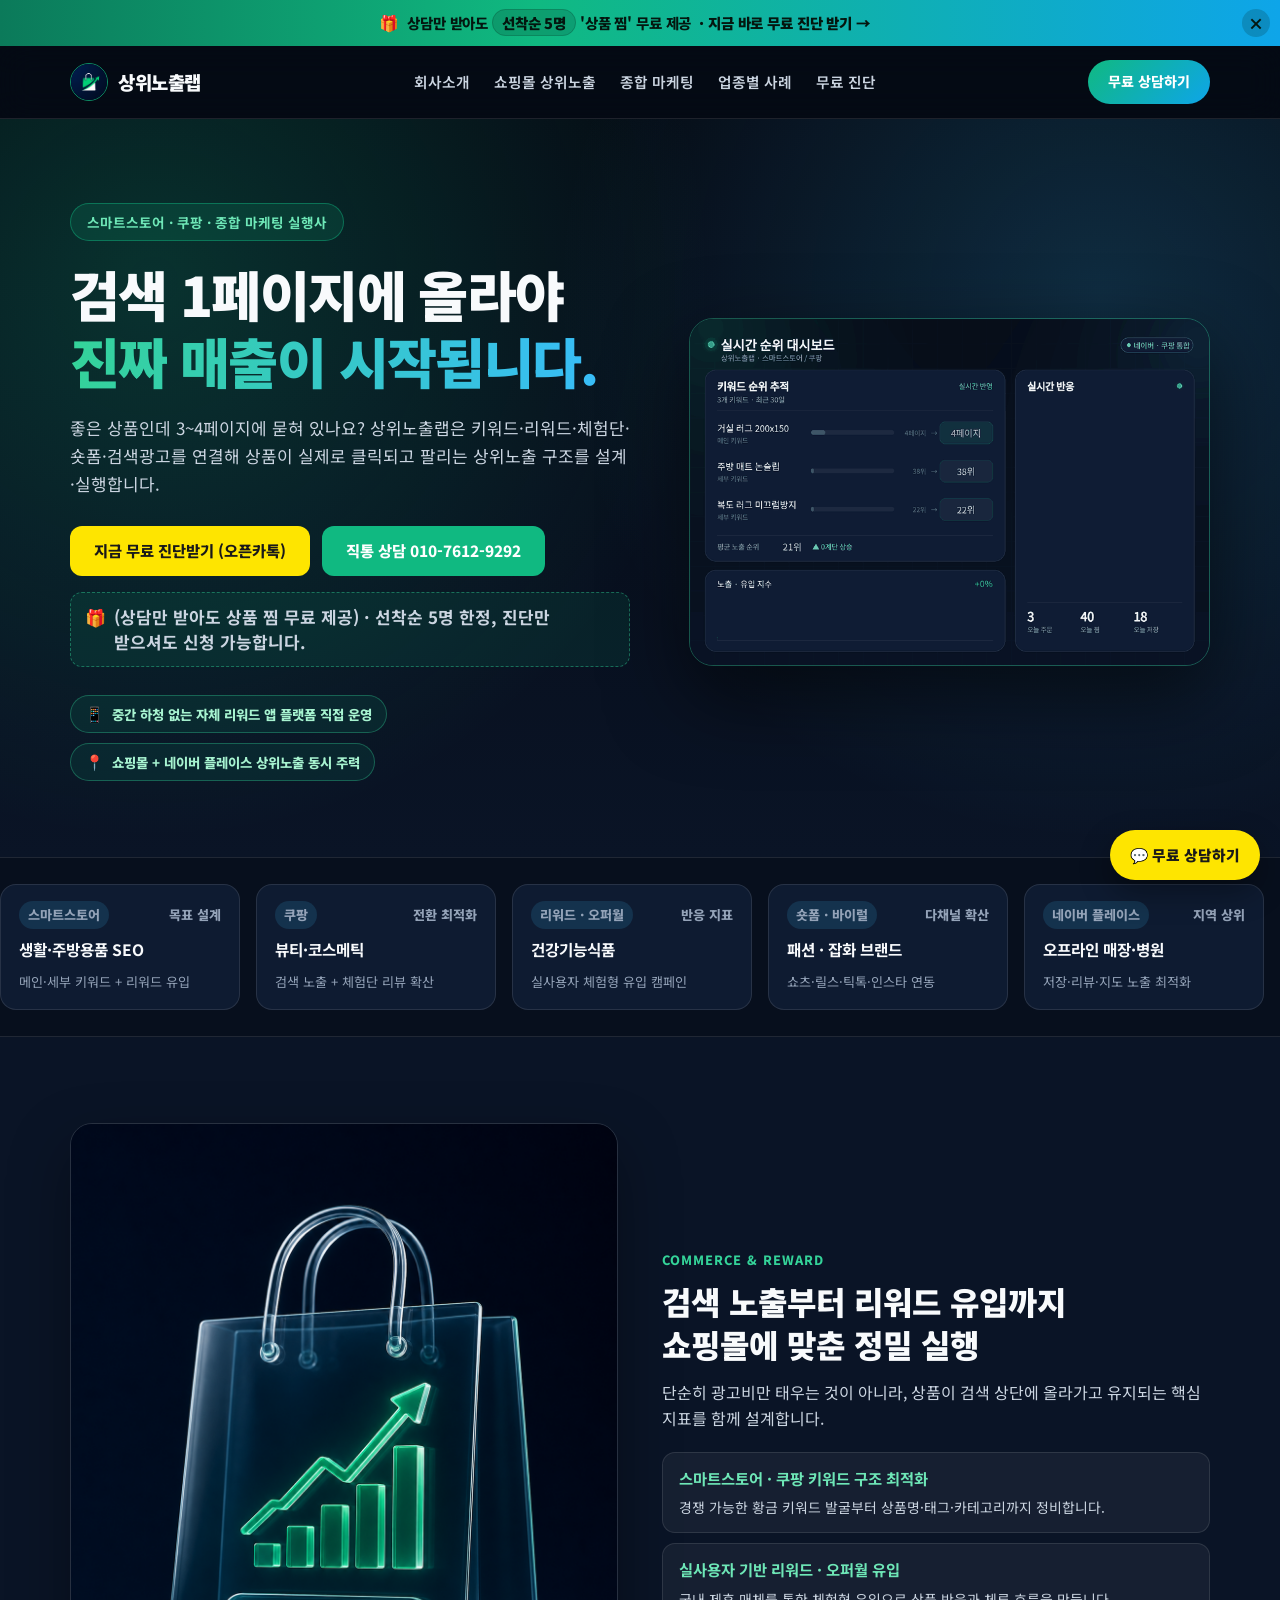
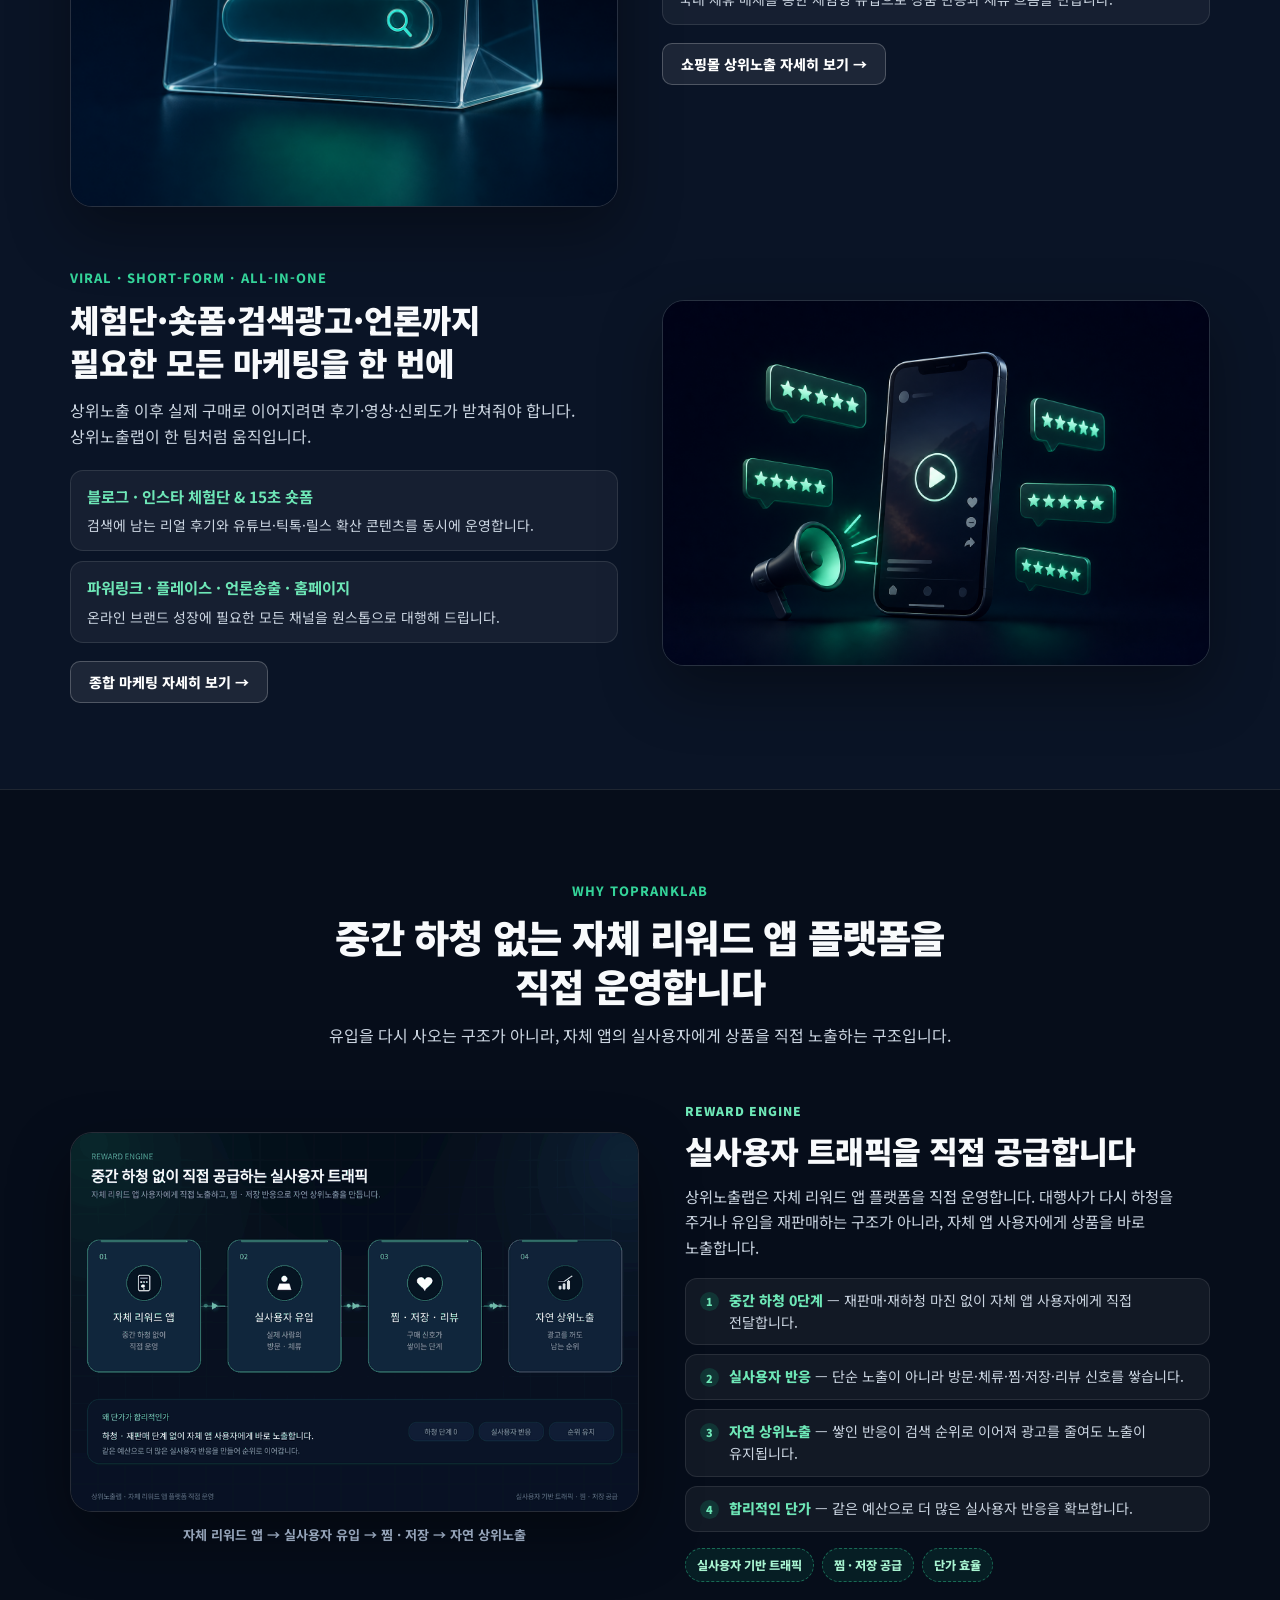
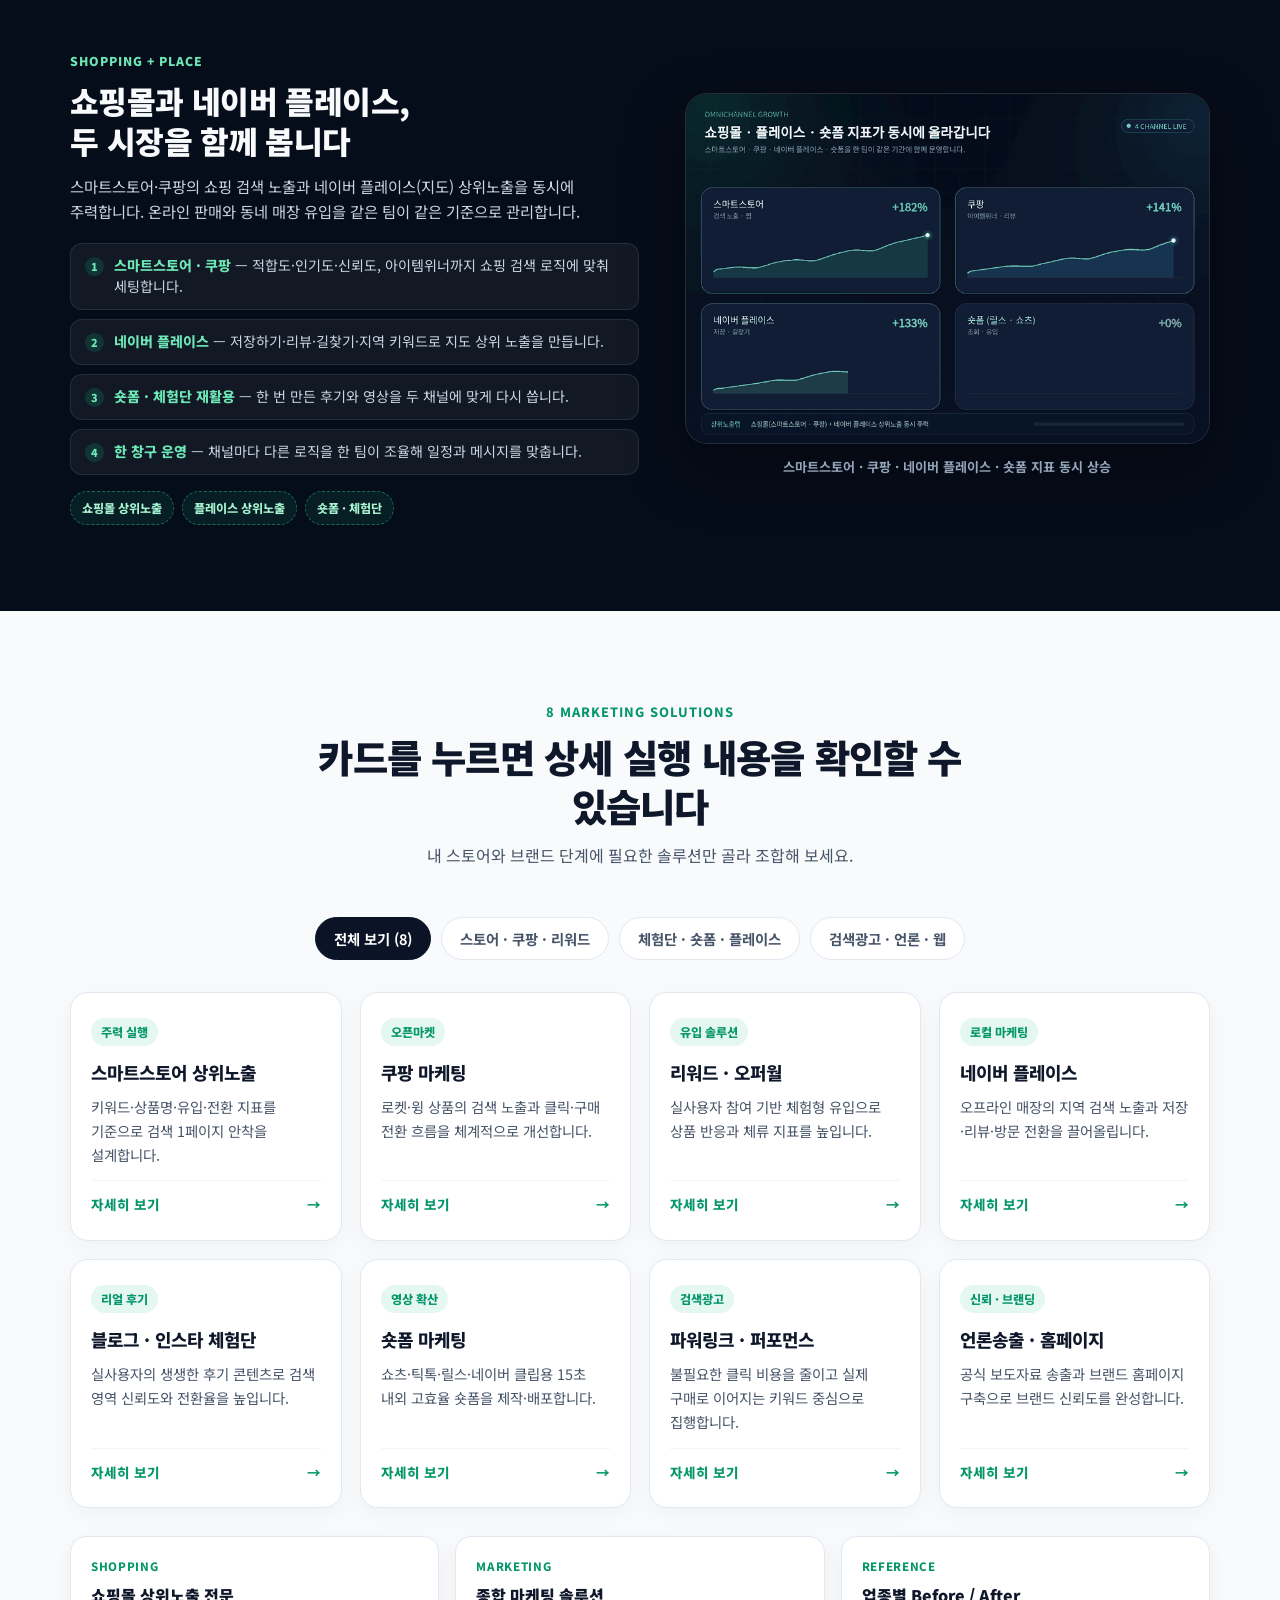
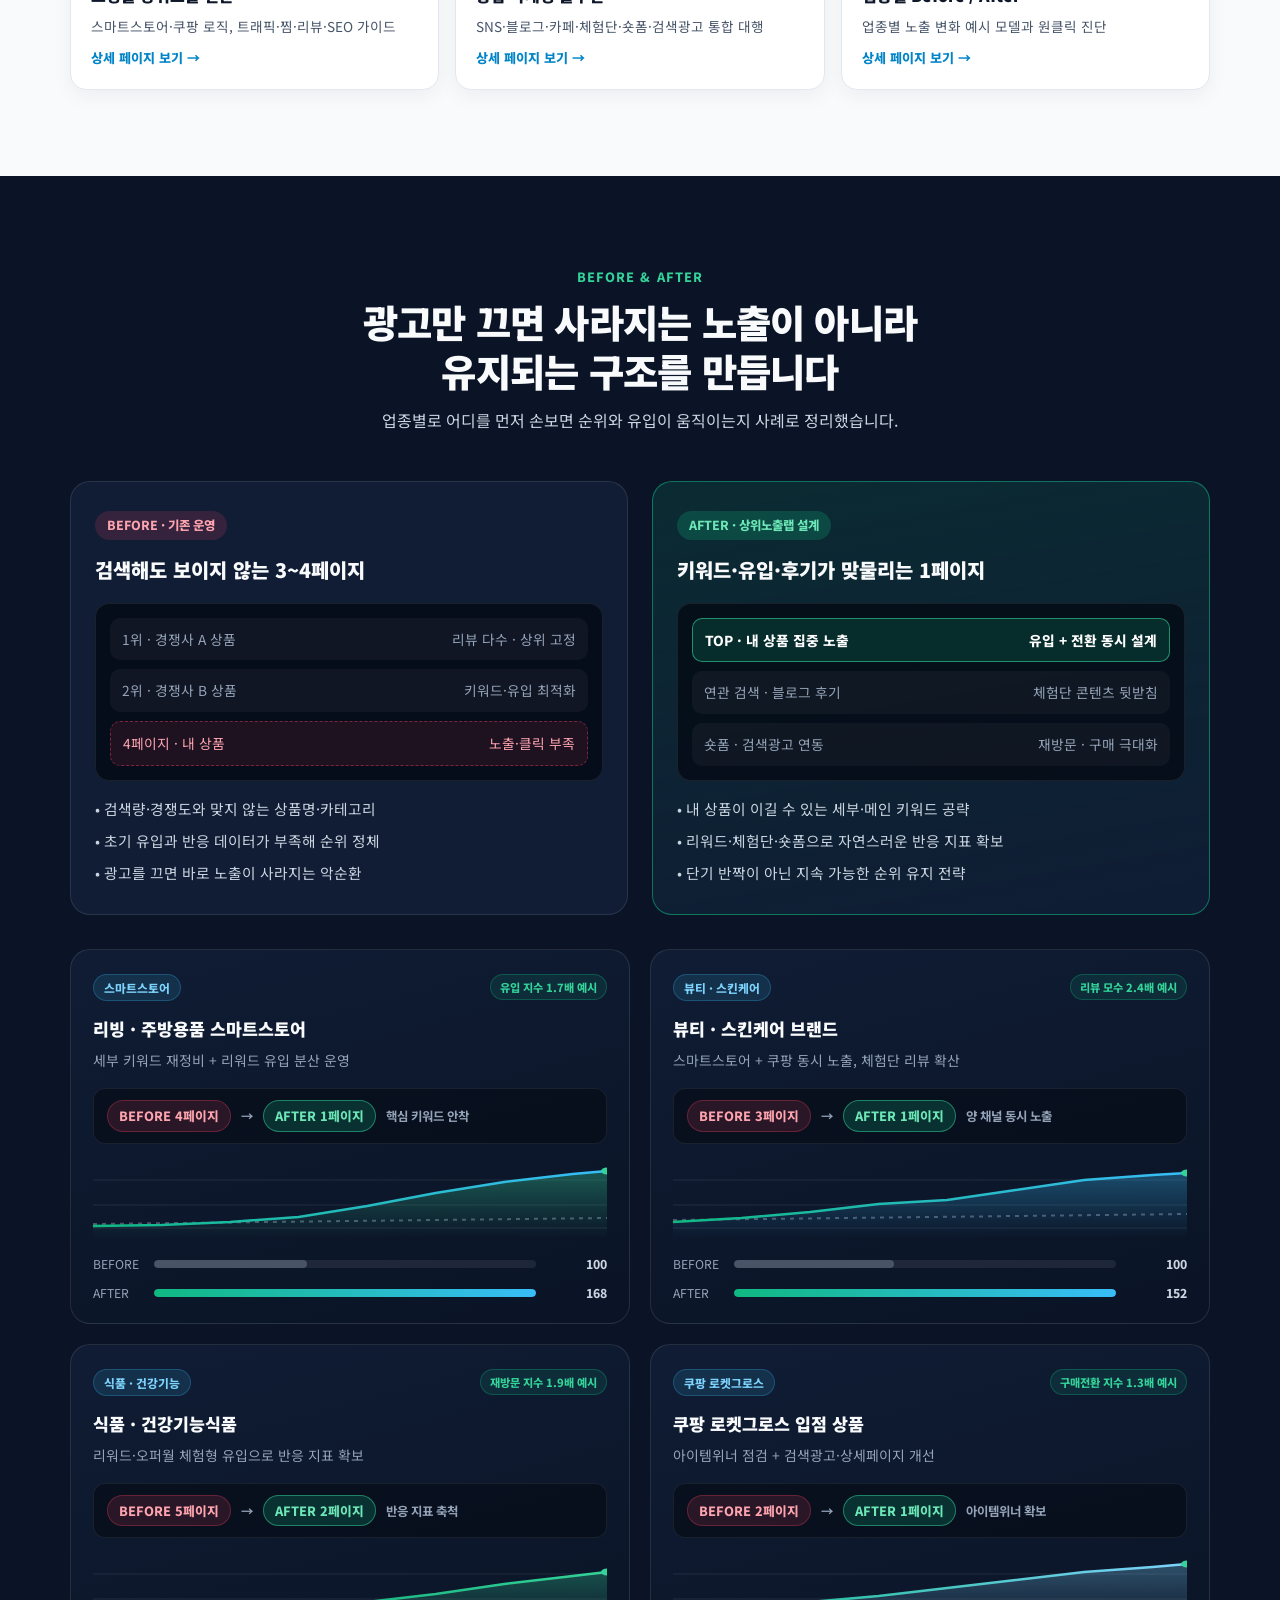
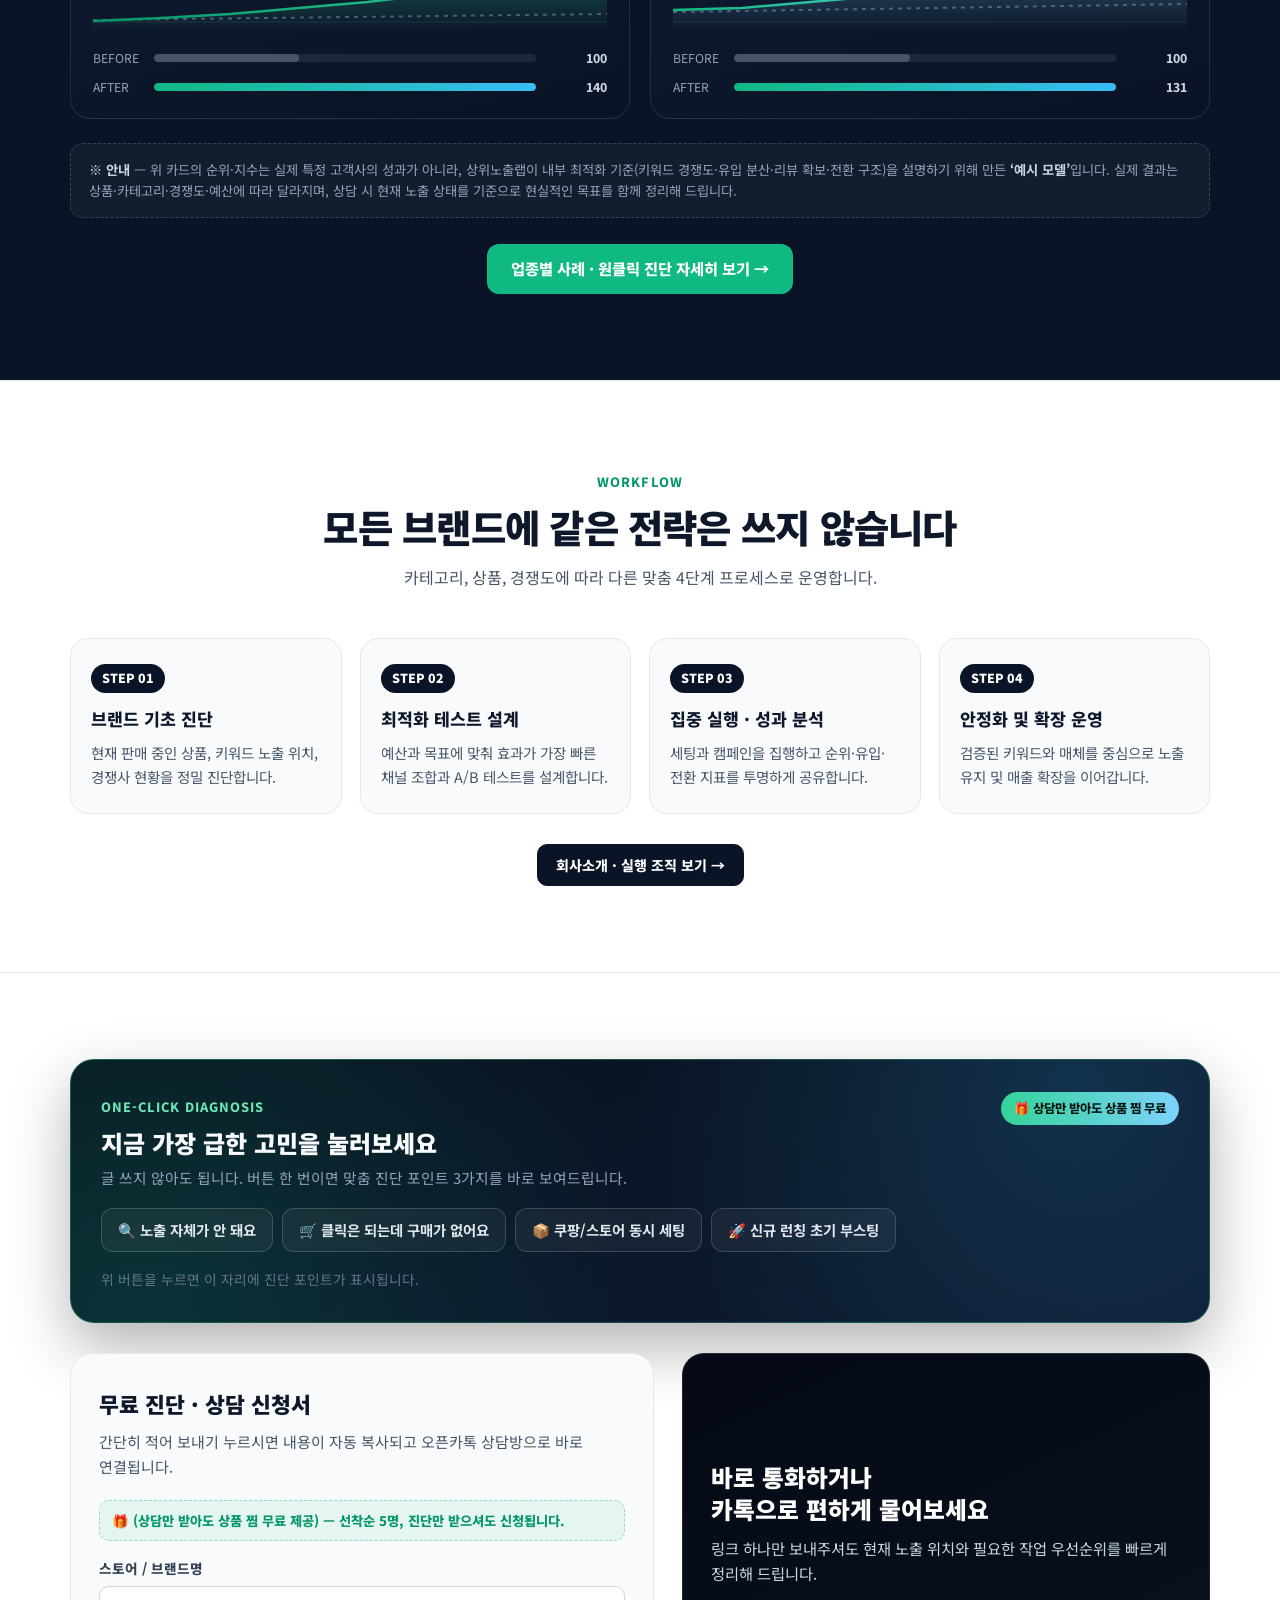
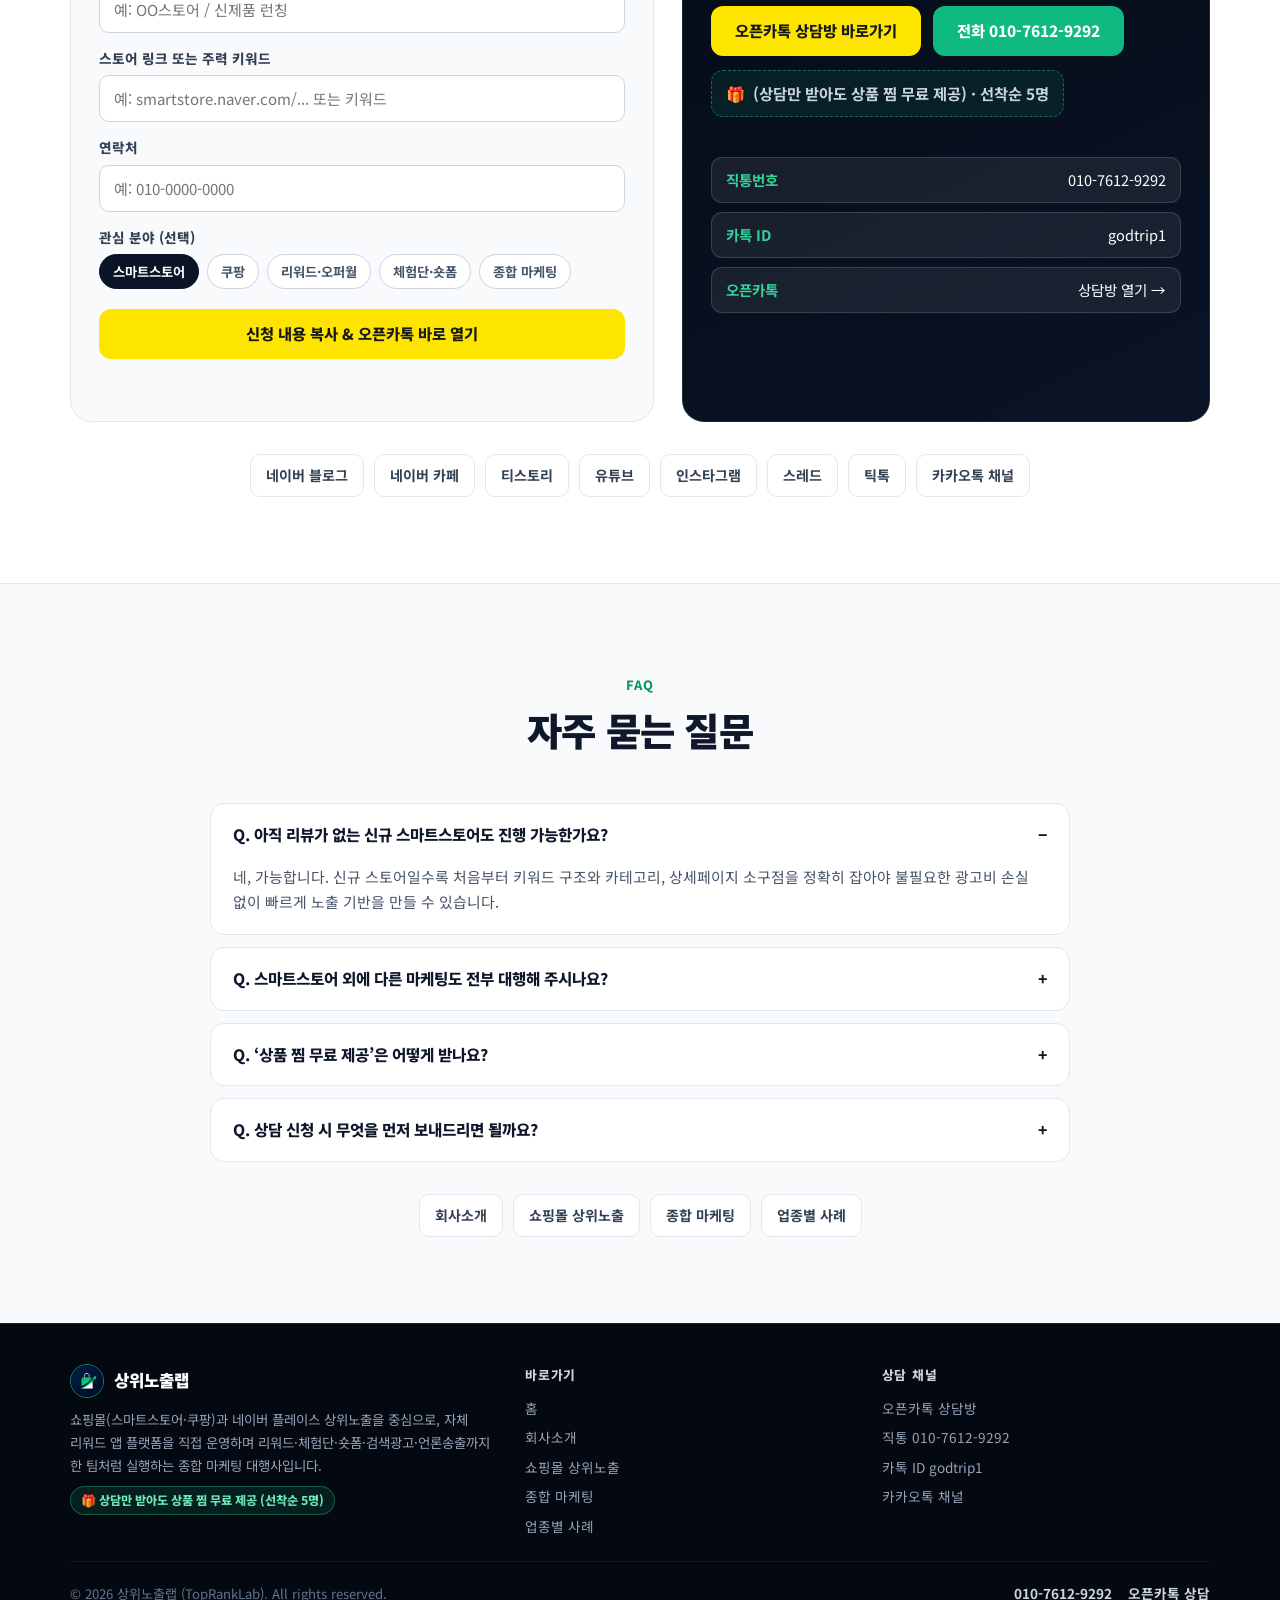
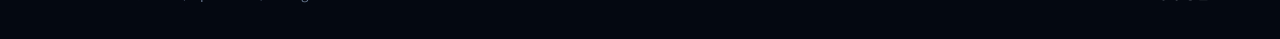
<file: index.html>
<!DOCTYPE html>
<html lang="ko">
<head>
  <meta charset="UTF-8" />
  <meta name="viewport" content="width=device-width, initial-scale=1.0" />
  <title>상위노출랩 | 쇼핑몰 상위노출 · 리워드 · 종합 마케팅 실행사</title>
  <meta name="description" content="네이버 스마트스토어·쿠팡 상위노출과 네이버 플레이스 상위노출을 동시에 주력하는 실행사. 중간 하청 없는 자체 리워드 앱 플랫폼을 직접 운영해 실사용자 유입·찜·저장을 공급하고, 블로그/인스타 체험단·숏폼·파워링크·언론송출까지 원스톱으로 실행합니다. 상담만 받아도 선착순 5명 상품 찜 무료 제공." />
  <meta name="keywords" content="상위노출랩, 스마트스토어 상위노출, 네이버쇼핑 상위노출, 쿠팡 상위노출, 리워드 마케팅, 오퍼월, 블로그 체험단, 종합 마케팅 대행사" />
  <meta name="naver-site-verification" content="98041f6fec9d77acc8f488d430bc3d32c4de3970" />
  <meta property="og:type" content="website" />
  <meta property="og:title" content="상위노출랩 | 쇼핑몰 상위노출 · 리워드 · 종합 마케팅 실행사" />
  <meta property="og:description" content="중간 하청 없는 자체 리워드 앱 플랫폼 직접 운영 · 쇼핑몰(스마트스토어·쿠팡) + 네이버 플레이스 상위노출 동시 주력. 검색 1페이지로 올리는 맞춤 순위 최적화 전략." />
  <meta property="og:url" content="https://topranklab.github.io/" />
  <meta property="og:image" content="https://topranklab.github.io/hero-visual.png" />
  <link rel="canonical" href="https://topranklab.github.io/" />
  <link rel="icon" type="image/png" href="logo.png" />
  <link rel="preconnect" href="https://fonts.googleapis.com" />
  <link rel="preconnect" href="https://fonts.gstatic.com" crossorigin />
  <link href="https://fonts.googleapis.com/css2?family=Noto+Sans+KR:wght@400;500;600;700;800;900&display=swap" rel="stylesheet" />
  <link rel="stylesheet" href="styles.css?v=4" />
  <script src="app.js" defer></script>
</head>
<body>

  <!-- ===================== 상단 띠배너 ===================== -->
  <div class="promo-bar" id="promoBar" role="region" aria-label="선착순 혜택 안내">
    <div class="container promo-inner">
      <a class="promo-link" href="#contact">
        <span class="promo-gift" aria-hidden="true">🎁</span>
        <span>상담만 받아도 <span class="promo-key">선착순 5명</span> '상품 찜' 무료 제공</span>
        <span class="promo-go">· 지금 바로 무료 진단 받기 →</span>
      </a>
      <button class="promo-close" id="promoClose" type="button" aria-label="배너 닫기">×</button>
    </div>
  </div>

  <!-- ===================== Header ===================== -->
  <header class="site-header">
    <div class="container nav">
      <a href="index.html" class="brand">
        <img src="logo.png" alt="상위노출랩 로고" />
        <span>상위노출랩</span>
      </a>

      <ul class="nav-links">
        <li><a href="about.html">회사소개</a></li>
        <li><a href="shopping.html">쇼핑몰 상위노출</a></li>
        <li><a href="marketing.html">종합 마케팅</a></li>
        <li><a href="cases.html">업종별 사례</a></li>
        <li><a href="#contact">무료 진단</a></li>
      </ul>

      <div class="nav-actions">
        <a href="https://open.kakao.com/o/sjZETlYi" target="_blank" rel="noopener" class="nav-cta">무료 상담하기</a>
        <button class="menu-toggle" id="menuToggle" type="button" aria-label="메뉴 열기" aria-expanded="false" aria-controls="mobileMenu">☰</button>
      </div>
    </div>
    <nav class="mobile-menu" id="mobileMenu" aria-label="모바일 메뉴">
      <a href="about.html">회사소개</a>
      <a href="shopping.html">쇼핑몰 상위노출</a>
      <a href="marketing.html">종합 마케팅</a>
      <a href="cases.html">업종별 사례</a>
      <a href="#solutions">8대 솔루션</a>
      <a href="#process">진행 절차</a>
      <a href="#contact">무료 진단</a>
    </nav>
  </header>

  <main>
    <!-- ===================== Hero ===================== -->
    <section class="hero">
      <div class="container hero-inner">
        <div>
          <span class="pill-badge">스마트스토어 · 쿠팡 · 종합 마케팅 실행사</span>
          <h1>
            검색 1페이지에 올라야<br />
            <span class="accent">진짜 매출이 시작됩니다.</span>
          </h1>
          <p>
            좋은 상품인데 3~4페이지에 묻혀 있나요?
            상위노출랩은 키워드·리워드·체험단·숏폼·검색광고를 연결해
            상품이 실제로 클릭되고 팔리는 상위노출 구조를 설계·실행합니다.
          </p>
          <div class="cta-row">
            <a href="https://open.kakao.com/o/sjZETlYi" target="_blank" rel="noopener" class="btn btn-kakao">
              지금 무료 진단받기 (오픈카톡)
            </a>
            <a href="tel:010-7612-9292" class="btn btn-emerald">
              직통 상담 010-7612-9292
            </a>
          </div>
          <p class="cta-note">
            <span class="cta-note-ico" aria-hidden="true">🎁</span>
            <span>(상담만 받아도 상품 찜 무료 제공) · 선착순 5명 한정, 진단만 받으셔도 신청 가능합니다.</span>
          </p>

          <div class="hero-strengths">
            <span class="hero-strength"><span class="hs-ico" aria-hidden="true">📱</span>중간 하청 없는 자체 리워드 앱 플랫폼 직접 운영</span>
            <span class="hero-strength"><span class="hs-ico" aria-hidden="true">📍</span>쇼핑몰 + 네이버 플레이스 상위노출 동시 주력</span>
          </div>
        </div>

        <div class="hero-visual-wrap">
          <div class="hero-visual-frame">
            <img src="rank-boost.gif" width="840" height="560"
                 alt="실시간 순위 대시보드 — 검색 순위가 4페이지에서 1페이지로 올라가고 주문·찜·저장 알림이 쌓이는 모션 그래픽" />
          </div>
        </div>
      </div>
    </section>

    <!-- ===================== Rolling Marquee ===================== -->
    <div class="marquee-section" aria-hidden="true">
      <div class="marquee-track">
        <div class="rank-card">
          <div class="rank-card-top"><span class="rank-cat">스마트스토어</span><span class="rank-goal">목표 설계</span></div>
          <strong>생활·주방용품 SEO</strong>
          <span>메인·세부 키워드 + 리워드 유입</span>
        </div>
        <div class="rank-card">
          <div class="rank-card-top"><span class="rank-cat">쿠팡</span><span class="rank-goal">전환 최적화</span></div>
          <strong>뷰티·코스메틱</strong>
          <span>검색 노출 + 체험단 리뷰 확산</span>
        </div>
        <div class="rank-card">
          <div class="rank-card-top"><span class="rank-cat">리워드 · 오퍼월</span><span class="rank-goal">반응 지표</span></div>
          <strong>건강기능식품</strong>
          <span>실사용자 체험형 유입 캠페인</span>
        </div>
        <div class="rank-card">
          <div class="rank-card-top"><span class="rank-cat">숏폼 · 바이럴</span><span class="rank-goal">다채널 확산</span></div>
          <strong>패션 · 잡화 브랜드</strong>
          <span>쇼츠·릴스·틱톡·인스타 연동</span>
        </div>
        <div class="rank-card">
          <div class="rank-card-top"><span class="rank-cat">네이버 플레이스</span><span class="rank-goal">지역 상위</span></div>
          <strong>오프라인 매장·병원</strong>
          <span>저장·리뷰·지도 노출 최적화</span>
        </div>
        <div class="rank-card">
          <div class="rank-card-top"><span class="rank-cat">종합 대행</span><span class="rank-goal">풀퍼널 운영</span></div>
          <strong>신규 런칭 브랜드</strong>
          <span>홈페이지·파워링크·언론송출</span>
        </div>
        <!-- Duplicate for seamless loop -->
        <div class="rank-card">
          <div class="rank-card-top"><span class="rank-cat">스마트스토어</span><span class="rank-goal">목표 설계</span></div>
          <strong>생활·주방용품 SEO</strong>
          <span>메인·세부 키워드 + 리워드 유입</span>
        </div>
        <div class="rank-card">
          <div class="rank-card-top"><span class="rank-cat">쿠팡</span><span class="rank-goal">전환 최적화</span></div>
          <strong>뷰티·코스메틱</strong>
          <span>검색 노출 + 체험단 리뷰 확산</span>
        </div>
        <div class="rank-card">
          <div class="rank-card-top"><span class="rank-cat">리워드 · 오퍼월</span><span class="rank-goal">반응 지표</span></div>
          <strong>건강기능식품</strong>
          <span>실사용자 체험형 유입 캠페인</span>
        </div>
        <div class="rank-card">
          <div class="rank-card-top"><span class="rank-cat">숏폼 · 바이럴</span><span class="rank-goal">다채널 확산</span></div>
          <strong>패션 · 잡화 브랜드</strong>
          <span>쇼츠·릴스·틱톡·인스타 연동</span>
        </div>
      </div>
    </div>

    <!-- ===================== 3D Showcase ===================== -->
    <section id="showcase" class="dark-sec">
      <div class="container">
        <div class="showcase-grid reveal">
          <div class="showcase-img">
            <img src="commerce-visual.png" alt="쇼핑몰 상위노출 및 리워드 마케팅 3D 비주얼" />
          </div>
          <div class="showcase-text">
            <span class="eyebrow">COMMERCE &amp; REWARD</span>
            <h3>검색 노출부터 리워드 유입까지<br />쇼핑몰에 맞춘 정밀 실행</h3>
            <p>단순히 광고비만 태우는 것이 아니라, 상품이 검색 상단에 올라가고 유지되는 핵심 지표를 함께 설계합니다.</p>
            <div class="feature-pills">
              <div class="feature-pill">
                <strong>스마트스토어 · 쿠팡 키워드 구조 최적화</strong>
                <span>경쟁 가능한 황금 키워드 발굴부터 상품명·태그·카테고리까지 정비합니다.</span>
              </div>
              <div class="feature-pill">
                <strong>실사용자 기반 리워드 · 오퍼월 유입</strong>
                <span>국내 제휴 매체를 통한 체험형 유입으로 상품 반응과 체류 흐름을 만듭니다.</span>
              </div>
            </div>
            <div class="cta-row" style="margin-top: 18px;">
              <a href="shopping.html" class="btn btn-ghost btn-sm">쇼핑몰 상위노출 자세히 보기 →</a>
            </div>
          </div>
        </div>

        <div class="showcase-grid reveal">
          <div class="showcase-text">
            <span class="eyebrow">VIRAL · SHORT-FORM · ALL-IN-ONE</span>
            <h3>체험단·숏폼·검색광고·언론까지<br />필요한 모든 마케팅을 한 번에</h3>
            <p>상위노출 이후 실제 구매로 이어지려면 후기·영상·신뢰도가 받쳐줘야 합니다. 상위노출랩이 한 팀처럼 움직입니다.</p>
            <div class="feature-pills">
              <div class="feature-pill">
                <strong>블로그 · 인스타 체험단 &amp; 15초 숏폼</strong>
                <span>검색에 남는 리얼 후기와 유튜브·틱톡·릴스 확산 콘텐츠를 동시에 운영합니다.</span>
              </div>
              <div class="feature-pill">
                <strong>파워링크 · 플레이스 · 언론송출 · 홈페이지</strong>
                <span>온라인 브랜드 성장에 필요한 모든 채널을 원스톱으로 대행해 드립니다.</span>
              </div>
            </div>
            <div class="cta-row" style="margin-top: 18px;">
              <a href="marketing.html" class="btn btn-ghost btn-sm">종합 마케팅 자세히 보기 →</a>
            </div>
          </div>
          <div class="showcase-img">
            <img src="media-visual.png" alt="숏폼 및 체험단 종합 마케팅 3D 비주얼" />
          </div>
        </div>
      </div>
    </section>

    <!-- ===================== 핵심 강점 : 자체 리워드 앱 + 쇼핑몰·플레이스 ===================== -->
    <section id="strengths" class="deep-sec">
      <div class="container">
        <div class="sec-head reveal">
          <span class="eyebrow">WHY TOPRANKLAB</span>
          <h2>중간 하청 없는 자체 리워드 앱 플랫폼을<br />직접 운영합니다</h2>
          <p>유입을 다시 사오는 구조가 아니라, 자체 앱의 실사용자에게 상품을 직접 노출하는 구조입니다.</p>
        </div>

        <div class="strength-block reveal">
          <div class="strength-figure">
            <div class="gif-frame">
              <img src="reward-engine.gif" width="840" height="560" loading="lazy" decoding="async"
                   alt="자체 리워드 앱에서 실사용자 유입, 찜·저장 반응을 거쳐 자연 상위노출로 이어지는 4단계 파이프라인 모션 그래픽" />
            </div>
            <p class="gif-caption">자체 리워드 앱 → 실사용자 유입 → 찜 · 저장 → 자연 상위노출</p>
          </div>
          <div class="strength-copy">
            <span class="strength-kicker">REWARD ENGINE</span>
            <h3>실사용자 트래픽을 직접 공급합니다</h3>
            <p>
              상위노출랩은 자체 리워드 앱 플랫폼을 직접 운영합니다. 대행사가 다시 하청을 주거나
              유입을 재판매하는 구조가 아니라, 자체 앱 사용자에게 상품을 바로 노출합니다.
            </p>
            <ul class="strength-list">
              <li><span class="num">1</span><span><strong>중간 하청 0단계</strong> — 재판매·재하청 마진 없이 자체 앱 사용자에게 직접 전달합니다.</span></li>
              <li><span class="num">2</span><span><strong>실사용자 반응</strong> — 단순 노출이 아니라 방문·체류·찜·저장·리뷰 신호를 쌓습니다.</span></li>
              <li><span class="num">3</span><span><strong>자연 상위노출</strong> — 쌓인 반응이 검색 순위로 이어져 광고를 줄여도 노출이 유지됩니다.</span></li>
              <li><span class="num">4</span><span><strong>합리적인 단가</strong> — 같은 예산으로 더 많은 실사용자 반응을 확보합니다.</span></li>
            </ul>
            <div class="strength-metric"><span>실사용자 기반 트래픽</span><span>찜 · 저장 공급</span><span>단가 효율</span></div>
          </div>
        </div>

        <div class="strength-block flip reveal">
          <div class="strength-figure">
            <div class="gif-frame">
              <img src="omnichannel-flow.gif" width="840" height="560" loading="lazy" decoding="async"
                   alt="스마트스토어, 쿠팡, 네이버 플레이스, 숏폼 지표가 동시에 상승하는 4채널 지표 모션 그래픽" />
            </div>
            <p class="gif-caption">스마트스토어 · 쿠팡 · 네이버 플레이스 · 숏폼 지표 동시 상승</p>
          </div>
          <div class="strength-copy">
            <span class="strength-kicker">SHOPPING + PLACE</span>
            <h3>쇼핑몰과 네이버 플레이스,<br />두 시장을 함께 봅니다</h3>
            <p>
              스마트스토어·쿠팡의 쇼핑 검색 노출과 네이버 플레이스(지도) 상위노출을 동시에 주력합니다.
              온라인 판매와 동네 매장 유입을 같은 팀이 같은 기준으로 관리합니다.
            </p>
            <ul class="strength-list">
              <li><span class="num">1</span><span><strong>스마트스토어 · 쿠팡</strong> — 적합도·인기도·신뢰도, 아이템위너까지 쇼핑 검색 로직에 맞춰 세팅합니다.</span></li>
              <li><span class="num">2</span><span><strong>네이버 플레이스</strong> — 저장하기·리뷰·길찾기·지역 키워드로 지도 상위 노출을 만듭니다.</span></li>
              <li><span class="num">3</span><span><strong>숏폼 · 체험단 재활용</strong> — 한 번 만든 후기와 영상을 두 채널에 맞게 다시 씁니다.</span></li>
              <li><span class="num">4</span><span><strong>한 창구 운영</strong> — 채널마다 다른 로직을 한 팀이 조율해 일정과 메시지를 맞춥니다.</span></li>
            </ul>
            <div class="strength-metric"><span>쇼핑몰 상위노출</span><span>플레이스 상위노출</span><span>숏폼 · 체험단</span></div>
          </div>
        </div>
      </div>
    </section>

    <!-- ===================== 8 Solutions ===================== -->
    <section id="solutions" class="light-sec">
      <div class="container">
        <div class="sec-head reveal">
          <span class="eyebrow">8 MARKETING SOLUTIONS</span>
          <h2>카드를 누르면 상세 실행 내용을 확인할 수 있습니다</h2>
          <p>내 스토어와 브랜드 단계에 필요한 솔루션만 골라 조합해 보세요.</p>
        </div>

        <div class="sol-tabs">
          <button class="sol-tab active" data-cat="all" type="button">전체 보기 (8)</button>
          <button class="sol-tab" data-cat="commerce" type="button">스토어 · 쿠팡 · 리워드</button>
          <button class="sol-tab" data-cat="viral" type="button">체험단 · 숏폼 · 플레이스</button>
          <button class="sol-tab" data-cat="ads" type="button">검색광고 · 언론 · 웹</button>
        </div>

        <div class="grid-4">
          <article class="sol-card reveal" data-cat="commerce" data-key="store">
            <div>
              <span class="sol-tag">주력 실행</span>
              <h3>스마트스토어 상위노출</h3>
              <p>키워드·상품명·유입·전환 지표를 기준으로 검색 1페이지 안착을 설계합니다.</p>
            </div>
            <div class="sol-more"><span>자세히 보기</span><span>→</span></div>
          </article>

          <article class="sol-card reveal" data-cat="commerce" data-key="coupang">
            <div>
              <span class="sol-tag">오픈마켓</span>
              <h3>쿠팡 마케팅</h3>
              <p>로켓·윙 상품의 검색 노출과 클릭·구매 전환 흐름을 체계적으로 개선합니다.</p>
            </div>
            <div class="sol-more"><span>자세히 보기</span><span>→</span></div>
          </article>

          <article class="sol-card reveal" data-cat="commerce" data-key="reward">
            <div>
              <span class="sol-tag">유입 솔루션</span>
              <h3>리워드 · 오퍼월</h3>
              <p>실사용자 참여 기반 체험형 유입으로 상품 반응과 체류 지표를 높입니다.</p>
            </div>
            <div class="sol-more"><span>자세히 보기</span><span>→</span></div>
          </article>

          <article class="sol-card reveal" data-cat="viral" data-key="place">
            <div>
              <span class="sol-tag">로컬 마케팅</span>
              <h3>네이버 플레이스</h3>
              <p>오프라인 매장의 지역 검색 노출과 저장·리뷰·방문 전환을 끌어올립니다.</p>
            </div>
            <div class="sol-more"><span>자세히 보기</span><span>→</span></div>
          </article>

          <article class="sol-card reveal" data-cat="viral" data-key="review">
            <div>
              <span class="sol-tag">리얼 후기</span>
              <h3>블로그 · 인스타 체험단</h3>
              <p>실사용자의 생생한 후기 콘텐츠로 검색 영역 신뢰도와 전환율을 높입니다.</p>
            </div>
            <div class="sol-more"><span>자세히 보기</span><span>→</span></div>
          </article>

          <article class="sol-card reveal" data-cat="viral" data-key="short">
            <div>
              <span class="sol-tag">영상 확산</span>
              <h3>숏폼 마케팅</h3>
              <p>쇼츠·틱톡·릴스·네이버 클립용 15초 내외 고효율 숏폼을 제작·배포합니다.</p>
            </div>
            <div class="sol-more"><span>자세히 보기</span><span>→</span></div>
          </article>

          <article class="sol-card reveal" data-cat="ads" data-key="powerlink">
            <div>
              <span class="sol-tag">검색광고</span>
              <h3>파워링크 · 퍼포먼스</h3>
              <p>불필요한 클릭 비용을 줄이고 실제 구매로 이어지는 키워드 중심으로 집행합니다.</p>
            </div>
            <div class="sol-more"><span>자세히 보기</span><span>→</span></div>
          </article>

          <article class="sol-card reveal" data-cat="ads" data-key="press">
            <div>
              <span class="sol-tag">신뢰 · 브랜딩</span>
              <h3>언론송출 · 홈페이지</h3>
              <p>공식 보도자료 송출과 브랜드 홈페이지 구축으로 브랜드 신뢰도를 완성합니다.</p>
            </div>
            <div class="sol-more"><span>자세히 보기</span><span>→</span></div>
          </article>
        </div>

        <div class="next-links reveal" style="margin-top: 28px;">
          <a class="next-link" href="shopping.html">
            <small>SHOPPING</small>
            <strong>쇼핑몰 상위노출 전문</strong>
            <span>스마트스토어·쿠팡 로직, 트래픽·찜·리뷰·SEO 가이드</span>
            <span class="go">상세 페이지 보기 →</span>
          </a>
          <a class="next-link" href="marketing.html">
            <small>MARKETING</small>
            <strong>종합 마케팅 솔루션</strong>
            <span>SNS·블로그·카페·체험단·숏폼·검색광고 통합 대행</span>
            <span class="go">상세 페이지 보기 →</span>
          </a>
          <a class="next-link" href="cases.html">
            <small>REFERENCE</small>
            <strong>업종별 Before / After</strong>
            <span>업종별 노출 변화 예시 모델과 원클릭 진단</span>
            <span class="go">상세 페이지 보기 →</span>
          </a>
        </div>
      </div>
    </section>

    <!-- ===================== Before & After + 업종별 카드 ===================== -->
    <section id="before-after" class="dark-sec">
      <div class="container">
        <div class="sec-head reveal">
          <span class="eyebrow">BEFORE &amp; AFTER</span>
          <h2>광고만 끄면 사라지는 노출이 아니라<br />유지되는 구조를 만듭니다</h2>
          <p>업종별로 어디를 먼저 손보면 순위와 유입이 움직이는지 사례로 정리했습니다.</p>
        </div>

        <div class="grid-2">
          <article class="ba-card reveal">
            <span class="ba-label before">BEFORE · 기존 운영</span>
            <h3>검색해도 보이지 않는 3~4페이지</h3>
            <div class="serp-mock">
              <div class="serp-row"><span>1위 · 경쟁사 A 상품</span><span>리뷰 다수 · 상위 고정</span></div>
              <div class="serp-row"><span>2위 · 경쟁사 B 상품</span><span>키워드·유입 최적화</span></div>
              <div class="serp-row dim"><span>4페이지 · 내 상품</span><span>노출·클릭 부족</span></div>
            </div>
            <ul class="ba-points">
              <li>• 검색량·경쟁도와 맞지 않는 상품명·카테고리</li>
              <li>• 초기 유입과 반응 데이터가 부족해 순위 정체</li>
              <li>• 광고를 끄면 바로 노출이 사라지는 악순환</li>
            </ul>
          </article>

          <article class="ba-card after reveal">
            <span class="ba-label after">AFTER · 상위노출랩 설계</span>
            <h3>키워드·유입·후기가 맞물리는 1페이지</h3>
            <div class="serp-mock">
              <div class="serp-row mine"><span>TOP · 내 상품 집중 노출</span><span>유입 + 전환 동시 설계</span></div>
              <div class="serp-row"><span>연관 검색 · 블로그 후기</span><span>체험단 콘텐츠 뒷받침</span></div>
              <div class="serp-row"><span>숏폼 · 검색광고 연동</span><span>재방문 · 구매 극대화</span></div>
            </div>
            <ul class="ba-points">
              <li>• 내 상품이 이길 수 있는 세부·메인 키워드 공략</li>
              <li>• 리워드·체험단·숏폼으로 자연스러운 반응 지표 확보</li>
              <li>• 단기 반짝이 아닌 지속 가능한 순위 유지 전략</li>
            </ul>
          </article>
        </div>

        <!-- 업종별 성과 레퍼런스 카드 -->
        <div class="case-grid">
          <article class="case-card reveal">
            <div class="case-top">
              <span class="case-cat">스마트스토어</span>
              <span class="case-arrow">유입 지수 1.7배 예시</span>
            </div>
            <h3>리빙 · 주방용품 스마트스토어</h3>
            <p class="case-sub">세부 키워드 재정비 + 리워드 유입 분산 운영</p>
            <div class="rank-flow">
              <span class="rank-pill before">BEFORE 4페이지</span>
              <span class="flow-txt">→</span>
              <span class="rank-pill after">AFTER 1페이지</span>
              <span class="flow-txt">핵심 키워드 안착</span>
            </div>
            <svg class="case-chart" viewBox="0 0 300 78" preserveAspectRatio="none" role="img" aria-label="리빙·주방용품 카테고리 노출 흐름 예시 그래프">
              <defs>
                <linearGradient id="g1" x1="0" y1="0" x2="1" y2="0">
                  <stop offset="0%" stop-color="#10b981" /><stop offset="100%" stop-color="#38bdf8" />
                </linearGradient>
                <linearGradient id="a1" x1="0" y1="0" x2="0" y2="1">
                  <stop offset="0%" stop-color="rgba(52,211,153,0.35)" /><stop offset="100%" stop-color="rgba(52,211,153,0)" />
                </linearGradient>
              </defs>
              <line class="axis" x1="0" y1="20" x2="300" y2="20" />
              <line class="axis" x1="0" y1="45" x2="300" y2="45" />
              <line class="axis" x1="0" y1="68" x2="300" y2="68" />
              <path d="M0,64 L300,58" fill="none" stroke="rgba(148,163,184,0.45)" stroke-width="2" stroke-dasharray="4 5" vector-effect="non-scaling-stroke" />
              <path d="M0,66 L40,65 L80,62 L120,57 L160,46 L200,33 L240,22 L280,14 L300,11 L300,78 L0,78 Z" fill="url(#a1)" />
              <path d="M0,66 L40,65 L80,62 L120,57 L160,46 L200,33 L240,22 L280,14 L300,11" fill="none" stroke="url(#g1)" stroke-width="2.5" stroke-linecap="round" vector-effect="non-scaling-stroke" />
              <circle cx="300" cy="11" r="3.5" fill="#34d399" />
            </svg>
            <div class="bar-group">
              <div class="bar-row"><span>BEFORE</span><div class="bar-track"><div class="bar-fill dim" style="width:40%"></div></div><span class="bar-val">100</span></div>
              <div class="bar-row"><span>AFTER</span><div class="bar-track"><div class="bar-fill" style="width:100%"></div></div><span class="bar-val">168</span></div>
            </div>
          </article>

          <article class="case-card reveal">
            <div class="case-top">
              <span class="case-cat">뷰티 · 스킨케어</span>
              <span class="case-arrow">리뷰 모수 2.4배 예시</span>
            </div>
            <h3>뷰티 · 스킨케어 브랜드</h3>
            <p class="case-sub">스마트스토어 + 쿠팡 동시 노출, 체험단 리뷰 확산</p>
            <div class="rank-flow">
              <span class="rank-pill before">BEFORE 3페이지</span>
              <span class="flow-txt">→</span>
              <span class="rank-pill after">AFTER 1페이지</span>
              <span class="flow-txt">양 채널 동시 노출</span>
            </div>
            <svg class="case-chart" viewBox="0 0 300 78" preserveAspectRatio="none" role="img" aria-label="뷰티·스킨케어 카테고리 노출 흐름 예시 그래프">
              <defs>
                <linearGradient id="g2" x1="0" y1="0" x2="1" y2="0">
                  <stop offset="0%" stop-color="#10b981" /><stop offset="100%" stop-color="#38bdf8" />
                </linearGradient>
                <linearGradient id="a2" x1="0" y1="0" x2="0" y2="1">
                  <stop offset="0%" stop-color="rgba(56,189,248,0.32)" /><stop offset="100%" stop-color="rgba(56,189,248,0)" />
                </linearGradient>
              </defs>
              <line class="axis" x1="0" y1="20" x2="300" y2="20" />
              <line class="axis" x1="0" y1="45" x2="300" y2="45" />
              <line class="axis" x1="0" y1="68" x2="300" y2="68" />
              <path d="M0,60 L300,54" fill="none" stroke="rgba(148,163,184,0.45)" stroke-width="2" stroke-dasharray="4 5" vector-effect="non-scaling-stroke" />
              <path d="M0,62 L40,58 L80,52 L120,44 L160,40 L200,30 L240,20 L280,15 L300,13 L300,78 L0,78 Z" fill="url(#a2)" />
              <path d="M0,62 L40,58 L80,52 L120,44 L160,40 L200,30 L240,20 L280,15 L300,13" fill="none" stroke="url(#g2)" stroke-width="2.5" stroke-linecap="round" vector-effect="non-scaling-stroke" />
              <circle cx="300" cy="13" r="3.5" fill="#34d399" />
            </svg>
            <div class="bar-group">
              <div class="bar-row"><span>BEFORE</span><div class="bar-track"><div class="bar-fill dim" style="width:42%"></div></div><span class="bar-val">100</span></div>
              <div class="bar-row"><span>AFTER</span><div class="bar-track"><div class="bar-fill" style="width:100%"></div></div><span class="bar-val">152</span></div>
            </div>
          </article>

          <article class="case-card reveal">
            <div class="case-top">
              <span class="case-cat">식품 · 건강기능</span>
              <span class="case-arrow">재방문 지수 1.9배 예시</span>
            </div>
            <h3>식품 · 건강기능식품</h3>
            <p class="case-sub">리워드·오퍼월 체험형 유입으로 반응 지표 확보</p>
            <div class="rank-flow">
              <span class="rank-pill before">BEFORE 5페이지</span>
              <span class="flow-txt">→</span>
              <span class="rank-pill after">AFTER 2페이지</span>
              <span class="flow-txt">반응 지표 축척</span>
            </div>
            <svg class="case-chart" viewBox="0 0 300 78" preserveAspectRatio="none" role="img" aria-label="식품·건강기능식품 카테고리 노출 흐름 예시 그래프">
              <defs>
                <linearGradient id="g3" x1="0" y1="0" x2="1" y2="0">
                  <stop offset="0%" stop-color="#059669" /><stop offset="100%" stop-color="#34d399" />
                </linearGradient>
                <linearGradient id="a3" x1="0" y1="0" x2="0" y2="1">
                  <stop offset="0%" stop-color="rgba(52,211,153,0.3)" /><stop offset="100%" stop-color="rgba(52,211,153,0)" />
                </linearGradient>
              </defs>
              <line class="axis" x1="0" y1="20" x2="300" y2="20" />
              <line class="axis" x1="0" y1="45" x2="300" y2="45" />
              <line class="axis" x1="0" y1="68" x2="300" y2="68" />
              <path d="M0,66 L300,60" fill="none" stroke="rgba(148,163,184,0.45)" stroke-width="2" stroke-dasharray="4 5" vector-effect="non-scaling-stroke" />
              <path d="M0,67 L40,64 L80,60 L120,54 L160,48 L200,40 L240,30 L280,22 L300,18 L300,78 L0,78 Z" fill="url(#a3)" />
              <path d="M0,67 L40,64 L80,60 L120,54 L160,48 L200,40 L240,30 L280,22 L300,18" fill="none" stroke="url(#g3)" stroke-width="2.5" stroke-linecap="round" vector-effect="non-scaling-stroke" />
              <circle cx="300" cy="18" r="3.5" fill="#34d399" />
            </svg>
            <div class="bar-group">
              <div class="bar-row"><span>BEFORE</span><div class="bar-track"><div class="bar-fill dim" style="width:38%"></div></div><span class="bar-val">100</span></div>
              <div class="bar-row"><span>AFTER</span><div class="bar-track"><div class="bar-fill" style="width:100%"></div></div><span class="bar-val">140</span></div>
            </div>
          </article>

          <article class="case-card reveal">
            <div class="case-top">
              <span class="case-cat">쿠팡 로켓그로스</span>
              <span class="case-arrow">구매전환 지수 1.3배 예시</span>
            </div>
            <h3>쿠팡 로켓그로스 입점 상품</h3>
            <p class="case-sub">아이템위너 점검 + 검색광고·상세페이지 개선</p>
            <div class="rank-flow">
              <span class="rank-pill before">BEFORE 2페이지</span>
              <span class="flow-txt">→</span>
              <span class="rank-pill after">AFTER 1페이지</span>
              <span class="flow-txt">아이템위너 확보</span>
            </div>
            <svg class="case-chart" viewBox="0 0 300 78" preserveAspectRatio="none" role="img" aria-label="쿠팡 로켓그로스 상품 노출 흐름 예시 그래프">
              <defs>
                <linearGradient id="g4" x1="0" y1="0" x2="1" y2="0">
                  <stop offset="0%" stop-color="#10b981" /><stop offset="100%" stop-color="#7dd3fc" />
                </linearGradient>
                <linearGradient id="a4" x1="0" y1="0" x2="0" y2="1">
                  <stop offset="0%" stop-color="rgba(125,211,252,0.3)" /><stop offset="100%" stop-color="rgba(125,211,252,0)" />
                </linearGradient>
              </defs>
              <line class="axis" x1="0" y1="20" x2="300" y2="20" />
              <line class="axis" x1="0" y1="45" x2="300" y2="45" />
              <line class="axis" x1="0" y1="68" x2="300" y2="68" />
              <path d="M0,58 L300,50" fill="none" stroke="rgba(148,163,184,0.45)" stroke-width="2" stroke-dasharray="4 5" vector-effect="non-scaling-stroke" />
              <path d="M0,56 L40,54 L80,48 L120,42 L160,34 L200,26 L240,18 L280,13 L300,10 L300,78 L0,78 Z" fill="url(#a4)" />
              <path d="M0,56 L40,54 L80,48 L120,42 L160,34 L200,26 L240,18 L280,13 L300,10" fill="none" stroke="url(#g4)" stroke-width="2.5" stroke-linecap="round" vector-effect="non-scaling-stroke" />
              <circle cx="300" cy="10" r="3.5" fill="#34d399" />
            </svg>
            <div class="bar-group">
              <div class="bar-row"><span>BEFORE</span><div class="bar-track"><div class="bar-fill dim" style="width:46%"></div></div><span class="bar-val">100</span></div>
              <div class="bar-row"><span>AFTER</span><div class="bar-track"><div class="bar-fill" style="width:100%"></div></div><span class="bar-val">131</span></div>
            </div>
          </article>
        </div>

        <p class="case-note reveal">
          <strong>※ 안내</strong> — 위 카드의 순위·지수는 실제 특정 고객사의 성과가 아니라, 상위노출랩이 내부 최적화 기준(키워드 경쟁도·유입 분산·리뷰 확보·전환 구조)을 설명하기 위해 만든 <strong>‘예시 모델’</strong>입니다.
          실제 결과는 상품·카테고리·경쟁도·예산에 따라 달라지며, 상담 시 현재 노출 상태를 기준으로 현실적인 목표를 함께 정리해 드립니다.
        </p>

        <div class="cta-row reveal" style="justify-content: center; margin-top: 26px;">
          <a href="cases.html" class="btn btn-emerald">업종별 사례 · 원클릭 진단 자세히 보기 →</a>
        </div>
      </div>
    </section>

    <!-- ===================== Process ===================== -->
    <section id="process" class="white-sec">
      <div class="container">
        <div class="sec-head reveal">
          <span class="eyebrow">WORKFLOW</span>
          <h2>모든 브랜드에 같은 전략은 쓰지 않습니다</h2>
          <p>카테고리, 상품, 경쟁도에 따라 다른 맞춤 4단계 프로세스로 운영합니다.</p>
        </div>

        <div class="grid-4">
          <div class="step-card reveal">
            <span class="step-badge">STEP 01</span>
            <h3>브랜드 기초 진단</h3>
            <p>현재 판매 중인 상품, 키워드 노출 위치, 경쟁사 현황을 정밀 진단합니다.</p>
          </div>
          <div class="step-card reveal">
            <span class="step-badge">STEP 02</span>
            <h3>최적화 테스트 설계</h3>
            <p>예산과 목표에 맞춰 효과가 가장 빠른 채널 조합과 A/B 테스트를 설계합니다.</p>
          </div>
          <div class="step-card reveal">
            <span class="step-badge">STEP 03</span>
            <h3>집중 실행 · 성과 분석</h3>
            <p>세팅과 캠페인을 집행하고 순위·유입·전환 지표를 투명하게 공유합니다.</p>
          </div>
          <div class="step-card reveal">
            <span class="step-badge">STEP 04</span>
            <h3>안정화 및 확장 운영</h3>
            <p>검증된 키워드와 매체를 중심으로 노출 유지 및 매출 확장을 이어갑니다.</p>
          </div>
        </div>

        <div class="cta-row reveal" style="justify-content: center; margin-top: 30px;">
          <a href="about.html" class="btn btn-ghost btn-sm" style="background:#0a1426;color:#fff;border-color:#0a1426;">회사소개 · 실행 조직 보기 →</a>
        </div>
      </div>
    </section>

    <!-- ===================== 원클릭 진단 + 상담 ===================== -->
    <section id="contact" class="white-sec" style="border-top: none;">
      <div class="container">

        <!-- 원클릭 스토어 고민 체크 -->
        <div class="dx-card reveal" data-dx>
          <div class="dx-head">
            <div>
              <span class="eyebrow" style="color:#6ee7b7;">ONE-CLICK DIAGNOSIS</span>
              <h3>지금 가장 급한 고민을 눌러보세요</h3>
              <p>글 쓰지 않아도 됩니다. 버튼 한 번이면 맞춤 진단 포인트 3가지를 바로 보여드립니다.</p>
            </div>
            <span class="dx-free">🎁 상담만 받아도 상품 찜 무료</span>
          </div>

          <div class="dx-chips" role="group" aria-label="스토어 고민 선택">
            <button class="dx-chip" type="button" data-dx-key="rank">🔍 노출 자체가 안 돼요</button>
            <button class="dx-chip" type="button" data-dx-key="click">🛒 클릭은 되는데 구매가 없어요</button>
            <button class="dx-chip" type="button" data-dx-key="both">📦 쿠팡/스토어 동시 세팅</button>
            <button class="dx-chip" type="button" data-dx-key="launch">🚀 신규 런칭 초기 부스팅</button>
          </div>

          <p class="dx-empty" data-dx-empty>위 버튼을 누르면 이 자리에 진단 포인트가 표시됩니다.</p>

          <div class="dx-panel" data-dx-panel="rank" data-dx-label="노출 자체가 안 돼요">
            <h4>“검색해도 내 상품이 안 보여요”</h4>
            <p class="dx-sum">노출이 0에 가까운 경우는 대부분 키워드·카테고리·상품명 구조에서 막혀 있습니다.</p>
            <ul class="dx-points">
              <li><span class="num">1</span><span><strong>키워드 적합도 점검</strong> — 검색량 대비 경쟁도가 낮은 ‘이길 수 있는 세부 키워드’부터 잡아야 노출이 시작됩니다.</span></li>
              <li><span class="num">2</span><span><strong>상품명·카테고리·속성 정비</strong> — 네이버·쿠팡 검색 로직이 읽는 상품명, 태그, 카테고리를 실제 검색어 기준으로 다시 씁니다.</span></li>
              <li><span class="num">3</span><span><strong>초기 반응 데이터 만들기</strong> — 유입·찜·리뷰가 없으면 순위가 오르지 않으므로, 소량 분산 유입과 찜 확보로 첫 신호를 만듭니다.</span></li>
            </ul>
            <div class="dx-actions">
              <a class="btn btn-kakao" href="https://open.kakao.com/o/sjZETlYi" target="_blank" rel="noopener" data-dx-send>선택 내용으로 오픈카톡 상담하기</a>
              <span class="dx-notice" role="status"></span>
            </div>
          </div>

          <div class="dx-panel" data-dx-panel="click" data-dx-label="클릭은 되는데 구매가 없어요">
            <h4>“유입은 있는데 주문이 안 나와요”</h4>
            <p class="dx-sum">클릭 이후 이탈은 썸네일·가격·상세페이지·후기 중 어딘가에서 막혀 있다는 신호입니다.</p>
            <ul class="dx-points">
              <li><span class="num">1</span><span><strong>썸네일·상품명 첫인상</strong> — 검색 결과에서 경쟁 상품과 나란히 놓였을 때 눌릴 이유(혜택·수치·차별점)를 첫 줄에 배치합니다.</span></li>
              <li><span class="num">2</span><span><strong>상세페이지 구매 동선</strong> — 문제 제기 → 해결 → 후기 → 혜택 순서로 스크롤 구간마다 이탈 지점을 줄입니다.</span></li>
              <li><span class="num">3</span><span><strong>후기·찜·재구매 신호</strong> — 체험단 후기와 찜 수를 함께 쌓아 ‘사도 되는 상품’이라는 판단 근거를 만들어 드립니다.</span></li>
            </ul>
            <div class="dx-actions">
              <a class="btn btn-kakao" href="https://open.kakao.com/o/sjZETlYi" target="_blank" rel="noopener" data-dx-send>선택 내용으로 오픈카톡 상담하기</a>
              <span class="dx-notice" role="status"></span>
            </div>
          </div>

          <div class="dx-panel" data-dx-panel="both" data-dx-label="쿠팡/스토어 동시 세팅">
            <h4>“스마트스토어와 쿠팡을 같이 하고 싶어요”</h4>
            <p class="dx-sum">채널마다 검색 로직이 달라서, 같은 상품도 키워드와 상세 구조를 따로 잡아야 합니다.</p>
            <ul class="dx-points">
              <li><span class="num">1</span><span><strong>채널별 키워드 분리</strong> — 네이버는 적합도·인기도·신뢰도, 쿠팡은 아이템위너·리뷰·배송 조건 중심으로 키워드를 나눕니다.</span></li>
              <li><span class="num">2</span><span><strong>재고·가격·배송 정합성</strong> — 두 채널의 가격과 배송 조건이 어긋나면 전환이 새므로, 운영 기준을 먼저 맞춥니다.</span></li>
              <li><span class="num">3</span><span><strong>리뷰·유입 자산 공유</strong> — 한 번 만든 후기 콘텐츠와 숏폼을 양 채널에 맞게 재가공해 제작 비용을 줄입니다.</span></li>
            </ul>
            <div class="dx-actions">
              <a class="btn btn-kakao" href="https://open.kakao.com/o/sjZETlYi" target="_blank" rel="noopener" data-dx-send>선택 내용으로 오픈카톡 상담하기</a>
              <span class="dx-notice" role="status"></span>
            </div>
          </div>

          <div class="dx-panel" data-dx-panel="launch" data-dx-label="신규 런칭 초기 부스팅">
            <h4>“이제 막 런칭해서 아무 데이터가 없어요”</h4>
            <p class="dx-sum">신규 상품은 첫 2~4주의 신호가 순위를 좌우합니다. 순서를 정확히 밟는 것이 핵심입니다.</p>
            <ul class="dx-points">
              <li><span class="num">1</span><span><strong>런칭 전 세팅</strong> — 카테고리·상품명·옵션·배송정책을 먼저 정리하고, 판매 시작 전에 검색 구조를 완성합니다.</span></li>
              <li><span class="num">2</span><span><strong>초기 유입·찜 확보</strong> — 리워드·오퍼월 유입과 찜 이벤트로 ‘관심 있는 상품’이라는 신호를 초기에 쌓습니다.</span></li>
              <li><span class="num">3</span><span><strong>후기·숏폼 동시 전개</strong> — 체험단 후기와 15초 숏폼을 함께 배포해 검색 결과와 SNS에서 동시에 발견되게 만듭니다.</span></li>
            </ul>
            <div class="dx-actions">
              <a class="btn btn-kakao" href="https://open.kakao.com/o/sjZETlYi" target="_blank" rel="noopener" data-dx-send>선택 내용으로 오픈카톡 상담하기</a>
              <span class="dx-notice" role="status"></span>
            </div>
          </div>
        </div>

        <div class="consult-grid">
          <div class="form-card reveal">
            <h3>무료 진단 · 상담 신청서</h3>
            <p>간단히 적어 보내기 누르시면 내용이 자동 복사되고 오픈카톡 상담방으로 바로 연결됩니다.</p>
            <span class="form-note-line">🎁 (상담만 받아도 상품 찜 무료 제공) — 선착순 5명, 진단만 받으셔도 신청됩니다.</span>
            <form id="consultForm">
              <div class="field">
                <label for="brandName">스토어 / 브랜드명</label>
                <input id="brandName" type="text" placeholder="예: OO스토어 / 신제품 런칭" required />
              </div>
              <div class="field">
                <label for="storeUrl">스토어 링크 또는 주력 키워드</label>
                <input id="storeUrl" type="text" placeholder="예: smartstore.naver.com/... 또는 키워드" required />
              </div>
              <div class="field">
                <label for="userPhone">연락처</label>
                <input id="userPhone" type="tel" placeholder="예: 010-0000-0000" />
              </div>
              <div class="field">
                <label>관심 분야 (선택)</label>
                <div class="topic-checks" id="topicChecks">
                  <button type="button" class="topic-chip selected">스마트스토어</button>
                  <button type="button" class="topic-chip">쿠팡</button>
                  <button type="button" class="topic-chip">리워드·오퍼월</button>
                  <button type="button" class="topic-chip">체험단·숏폼</button>
                  <button type="button" class="topic-chip">종합 마케팅</button>
                </div>
              </div>
              <button type="submit" class="btn btn-kakao" style="width: 100%; margin-top: 6px;">
                신청 내용 복사 &amp; 오픈카톡 바로 열기
              </button>
              <div class="form-notice" id="formNotice" role="status"></div>
            </form>
          </div>

          <div class="contact-box reveal">
            <h3>바로 통화하거나<br />카톡으로 편하게 물어보세요</h3>
            <p>링크 하나만 보내주셔도 현재 노출 위치와 필요한 작업 우선순위를 빠르게 정리해 드립니다.</p>
            <div class="cta-row">
              <a href="https://open.kakao.com/o/sjZETlYi" target="_blank" rel="noopener" class="btn btn-kakao">
                오픈카톡 상담방 바로가기
              </a>
              <a href="tel:010-7612-9292" class="btn btn-emerald">
                전화 010-7612-9292
              </a>
            </div>
            <p class="cta-note" style="margin-top: 14px;">
              <span class="cta-note-ico" aria-hidden="true">🎁</span>
              <span>(상담만 받아도 상품 찜 무료 제공) · 선착순 5명</span>
            </p>
            <div class="info-pills">
              <div class="info-pill"><strong>직통번호</strong><a href="tel:010-7612-9292">010-7612-9292</a></div>
              <div class="info-pill"><strong>카톡 ID</strong><span>godtrip1</span></div>
              <div class="info-pill"><strong>오픈카톡</strong><a href="https://open.kakao.com/o/sjZETlYi" target="_blank" rel="noopener">상담방 열기 →</a></div>
            </div>
          </div>
        </div>

        <div class="channel-links">
          <a href="https://blog.naver.com/dbsghkdrl" target="_blank" rel="noopener" class="channel-link">네이버 블로그</a>
          <a href="https://cafe.naver.com/topranklab" target="_blank" rel="noopener" class="channel-link">네이버 카페</a>
          <a href="https://topranklab.tistory.com" target="_blank" rel="noopener" class="channel-link">티스토리</a>
          <a href="https://www.youtube.com/@topranklab_official" target="_blank" rel="noopener" class="channel-link">유튜브</a>
          <a href="https://www.instagram.com/dbsghkdrl/" target="_blank" rel="noopener" class="channel-link">인스타그램</a>
          <a href="https://www.threads.com/@dbsghkdrl" target="_blank" rel="noopener" class="channel-link">스레드</a>
          <a href="https://www.tiktok.com/@topranklab_official" target="_blank" rel="noopener" class="channel-link">틱톡</a>
          <a href="http://pf.kakao.com/_VixavX" target="_blank" rel="noopener" class="channel-link">카카오톡 채널</a>
        </div>
      </div>
    </section>

    <!-- ===================== FAQ ===================== -->
    <section id="faq" class="light-sec">
      <div class="container">
        <div class="sec-head reveal">
          <span class="eyebrow">FAQ</span>
          <h2>자주 묻는 질문</h2>
        </div>

        <div class="faq-list">
          <div class="faq-item open">
            <button class="faq-q" type="button">Q. 아직 리뷰가 없는 신규 스마트스토어도 진행 가능한가요? <span>−</span></button>
            <div class="faq-a">네, 가능합니다. 신규 스토어일수록 처음부터 키워드 구조와 카테고리, 상세페이지 소구점을 정확히 잡아야 불필요한 광고비 손실 없이 빠르게 노출 기반을 만들 수 있습니다.</div>
          </div>
          <div class="faq-item">
            <button class="faq-q" type="button">Q. 스마트스토어 외에 다른 마케팅도 전부 대행해 주시나요? <span>+</span></button>
            <div class="faq-a">네. 쿠팡, 리워드·오퍼월, 블로그·인스타 체험단, 숏폼 영상, 파워링크, 언론송출, 홈페이지 제작까지 필요한 모든 온라인 마케팅을 원스톱으로 대행해 드립니다. <a href="marketing.html" style="color:#059669;font-weight:800;">종합 마케팅 상세 보기 →</a></div>
          </div>
          <div class="faq-item">
            <button class="faq-q" type="button">Q. ‘상품 찜 무료 제공’은 어떻게 받나요? <span>+</span></button>
            <div class="faq-a">상담만 받으셔도 선착순 5명에게 상품 찜 작업을 무료로 지원해 드립니다. 오픈카톡이나 직통 전화로 스토어 링크만 보내주시면 대상 여부와 진행 순서를 바로 안내드립니다.</div>
          </div>
          <div class="faq-item">
            <button class="faq-q" type="button">Q. 상담 신청 시 무엇을 먼저 보내드리면 될까요? <span>+</span></button>
            <div class="faq-a">운영 중인 스마트스토어/쇼핑몰 링크와 대표 상품(또는 목표 키워드)만 오픈카톡이나 직통 전화로 알려주시면, 현황을 먼저 살펴본 뒤 맞춤 방향을 안내해 드립니다.</div>
          </div>
        </div>

        <div class="channel-links">
          <a href="about.html" class="channel-link">회사소개</a>
          <a href="shopping.html" class="channel-link">쇼핑몰 상위노출</a>
          <a href="marketing.html" class="channel-link">종합 마케팅</a>
          <a href="cases.html" class="channel-link">업종별 사례</a>
        </div>
      </div>
    </section>
  </main>

  <!-- ===================== Solution Modal ===================== -->
  <div class="modal-backdrop" id="solModal" role="dialog" aria-modal="true" aria-labelledby="modalTitle">
    <div class="modal-box">
      <button class="modal-close" id="modalClose" type="button" aria-label="닫기">×</button>
      <span class="sol-tag" id="modalTag">솔루션</span>
      <h3 id="modalTitle">제목</h3>
      <p id="modalDesc">설명</p>
      <ul class="modal-list" id="modalList"></ul>
      <a class="modal-page-link" id="modalPageLink" href="shopping.html">
        <span>상세 페이지 보기</span><span>→</span>
      </a>
      <a href="https://open.kakao.com/o/sjZETlYi" target="_blank" rel="noopener" class="btn btn-kakao" style="width: 100%;">
        이 솔루션으로 무료 상담받기
      </a>
    </div>
  </div>

  <a href="https://open.kakao.com/o/sjZETlYi" target="_blank" rel="noopener" class="floating-cta">
    💬 무료 상담하기
  </a>

  <!-- ===================== 모바일 하단 고정 상담 바 ===================== -->
  <div class="mobile-cta" aria-label="빠른 상담">
    <a class="mcta-btn mcta-tel" href="tel:010-7612-9292">
      <span class="mcta-ico" aria-hidden="true">📞</span>
      <span class="mcta-txt"><strong>전화 상담</strong><small>010-7612-9292</small></span>
    </a>
    <a class="mcta-btn mcta-kakao" href="https://open.kakao.com/o/sjZETlYi" target="_blank" rel="noopener">
      <span class="mcta-ico" aria-hidden="true">💬</span>
      <span class="mcta-txt"><strong>오픈카톡 무료상담</strong><small>상품 찜 무료 제공</small></span>
    </a>
  </div>

  <!-- ===================== Footer ===================== -->
  <footer class="site-footer">
    <div class="container">
      <div class="footer-top">
        <div>
          <div class="footer-brand">
            <img src="logo.png" alt="상위노출랩 로고" />
            <span>상위노출랩</span>
          </div>
          <p class="footer-desc">
            쇼핑몰(스마트스토어·쿠팡)과 네이버 플레이스 상위노출을 중심으로,
            자체 리워드 앱 플랫폼을 직접 운영하며 리워드·체험단·숏폼·검색광고·언론송출까지
            한 팀처럼 실행하는 종합 마케팅 대행사입니다.
          </p>
          <span class="free-badge">🎁 상담만 받아도 상품 찜 무료 제공 (선착순 5명)</span>
        </div>
        <div class="footer-col">
          <h4>바로가기</h4>
          <ul>
            <li><a href="index.html">홈</a></li>
            <li><a href="about.html">회사소개</a></li>
            <li><a href="shopping.html">쇼핑몰 상위노출</a></li>
            <li><a href="marketing.html">종합 마케팅</a></li>
            <li><a href="cases.html">업종별 사례</a></li>
          </ul>
        </div>
        <div class="footer-col">
          <h4>상담 채널</h4>
          <ul>
            <li><a href="https://open.kakao.com/o/sjZETlYi" target="_blank" rel="noopener">오픈카톡 상담방</a></li>
            <li><a href="tel:010-7612-9292">직통 010-7612-9292</a></li>
            <li><span>카톡 ID godtrip1</span></li>
            <li><a href="http://pf.kakao.com/_VixavX" target="_blank" rel="noopener">카카오톡 채널</a></li>
          </ul>
        </div>
      </div>
      <div class="footer-bottom">
        <div>© 2026 상위노출랩 (TopRankLab). All rights reserved.</div>
        <div class="footer-contact">
          <a href="tel:010-7612-9292">010-7612-9292</a>
          <a href="https://open.kakao.com/o/sjZETlYi" target="_blank" rel="noopener">오픈카톡 상담</a>
        </div>
      </div>
    </div>
  </footer>

</body>
</html>
</file>
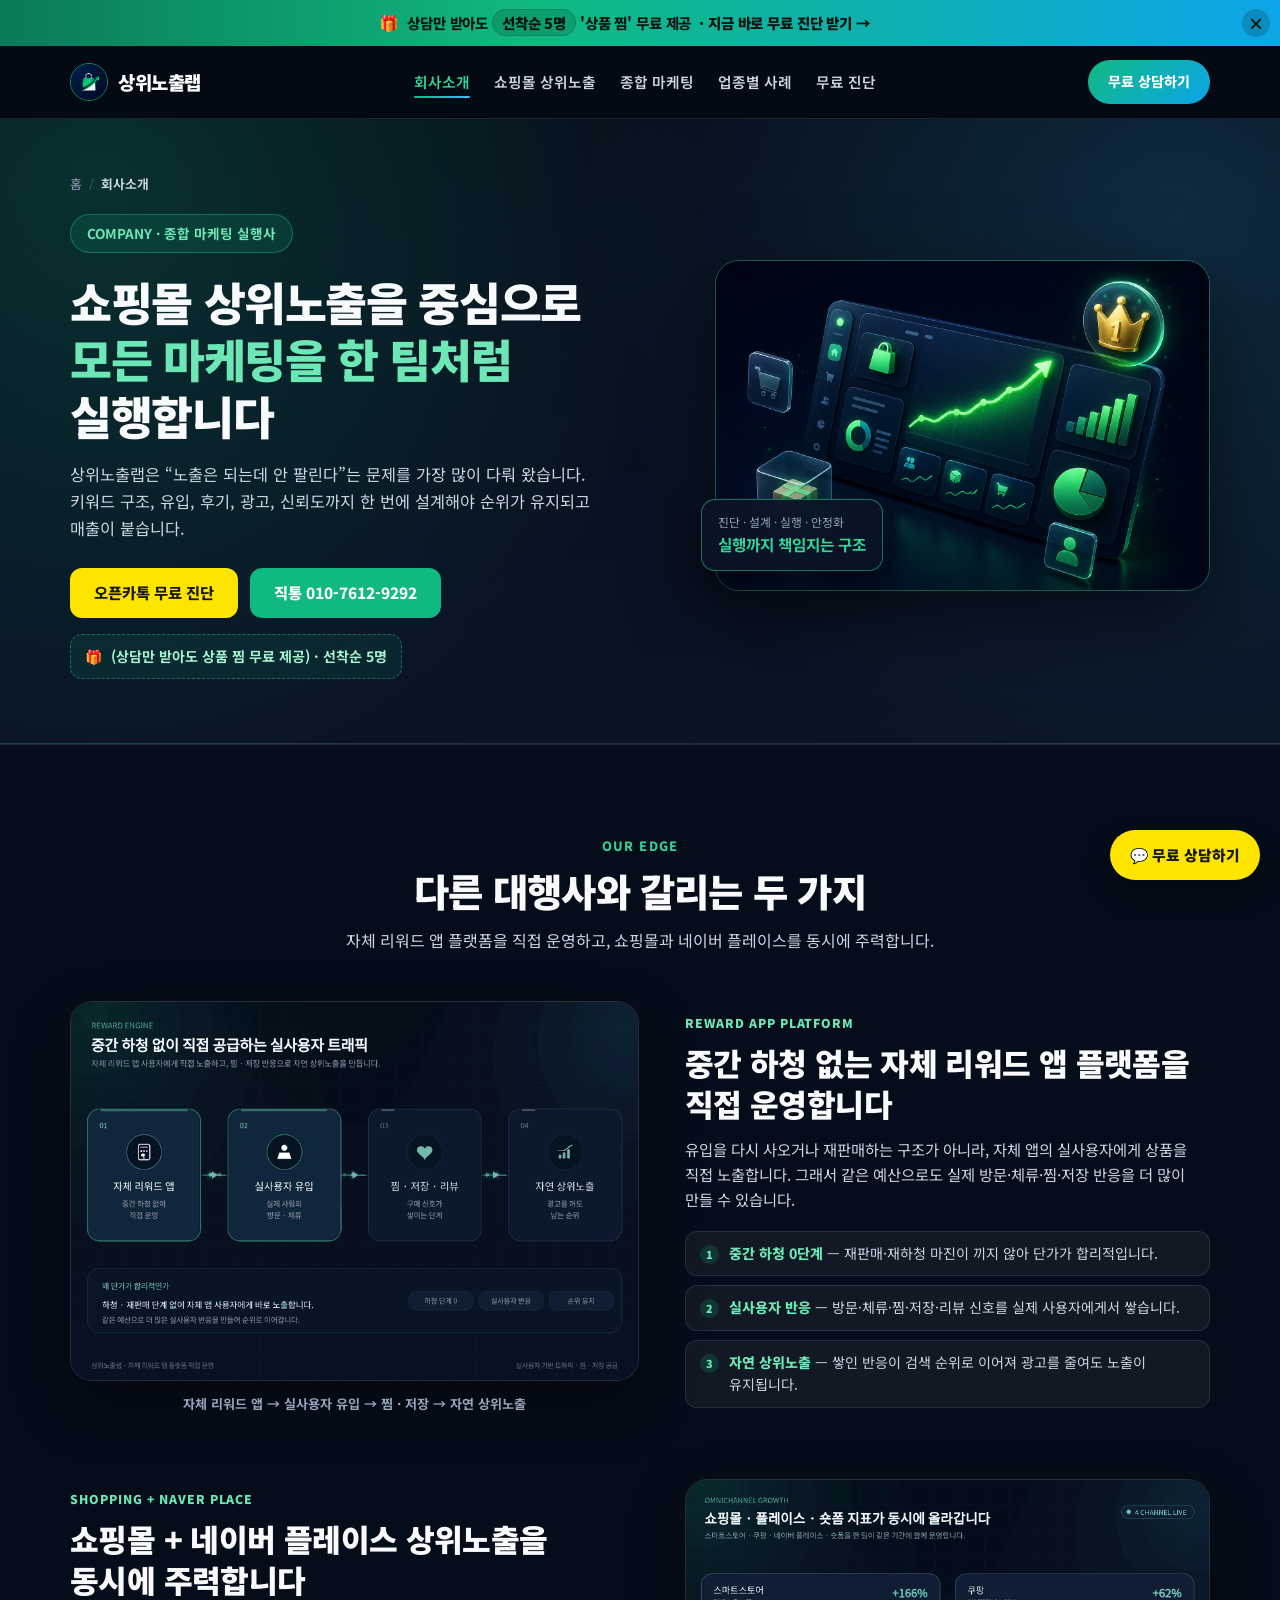
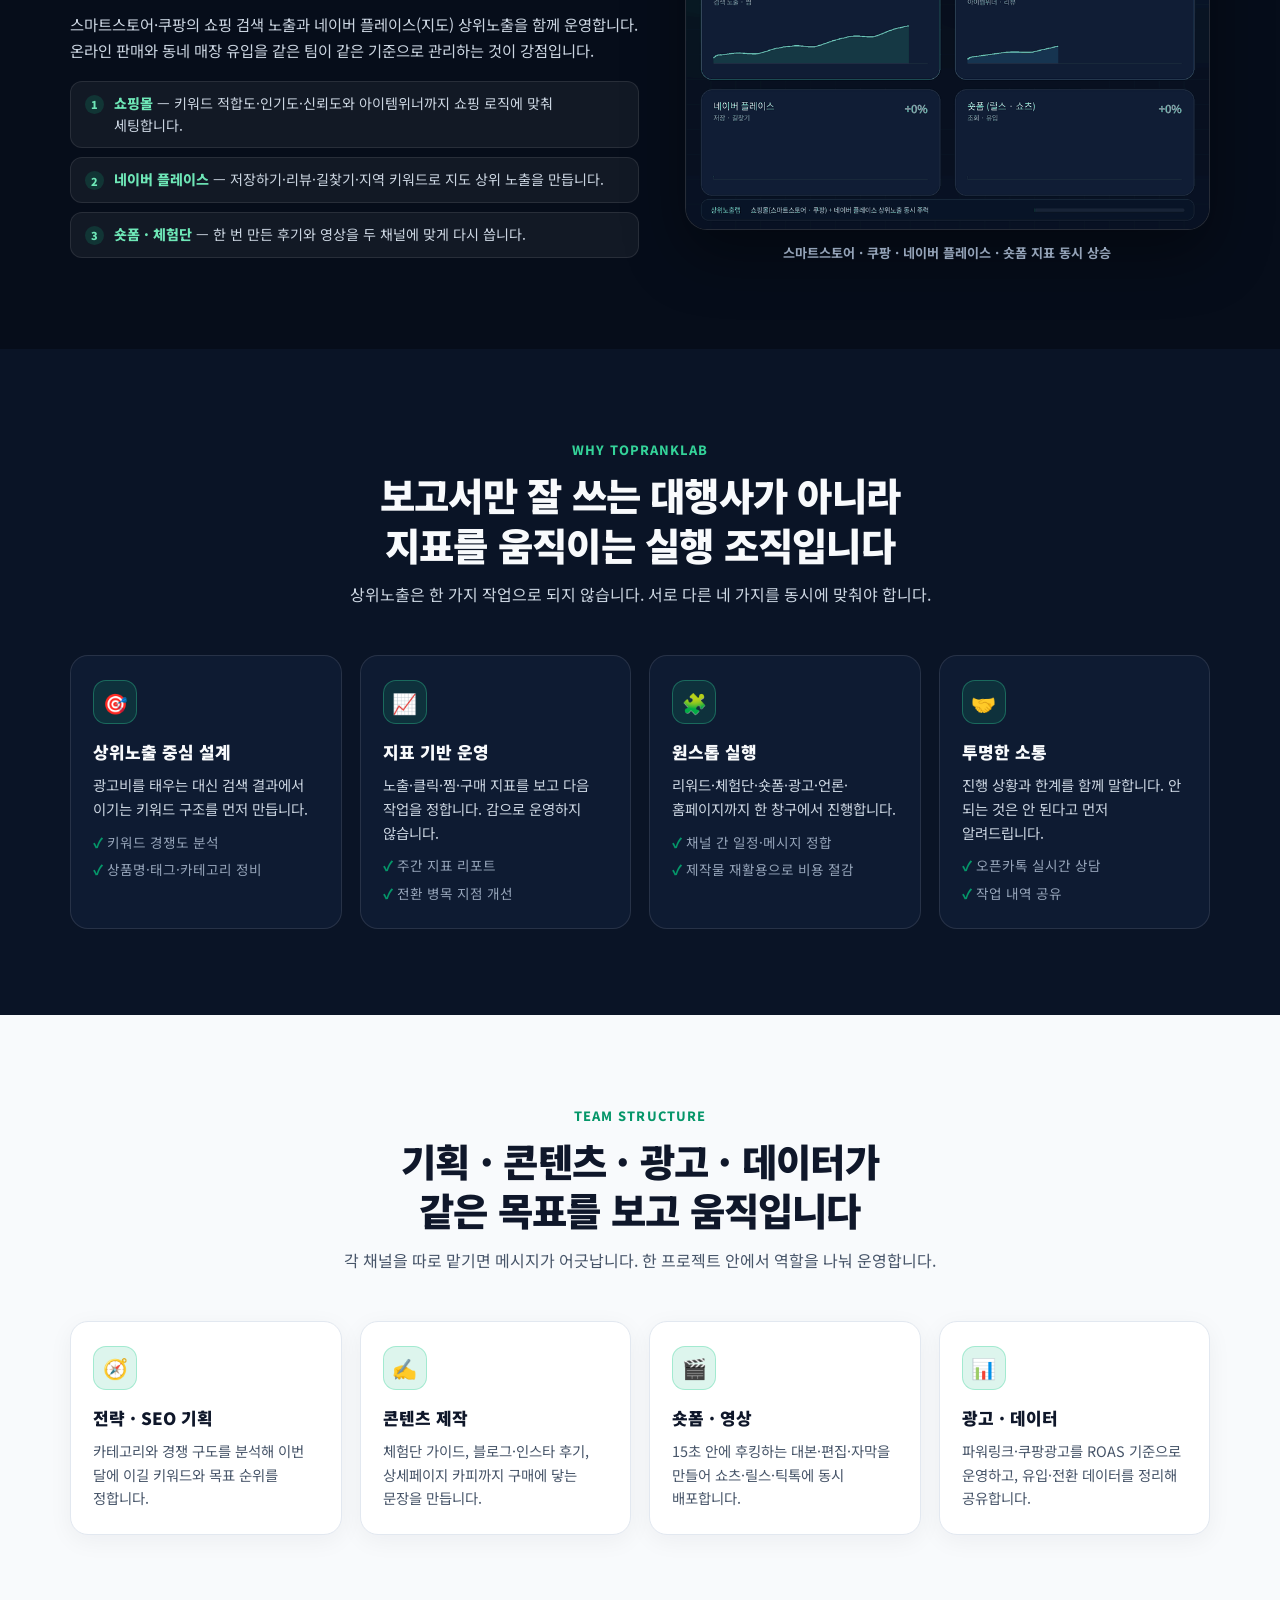
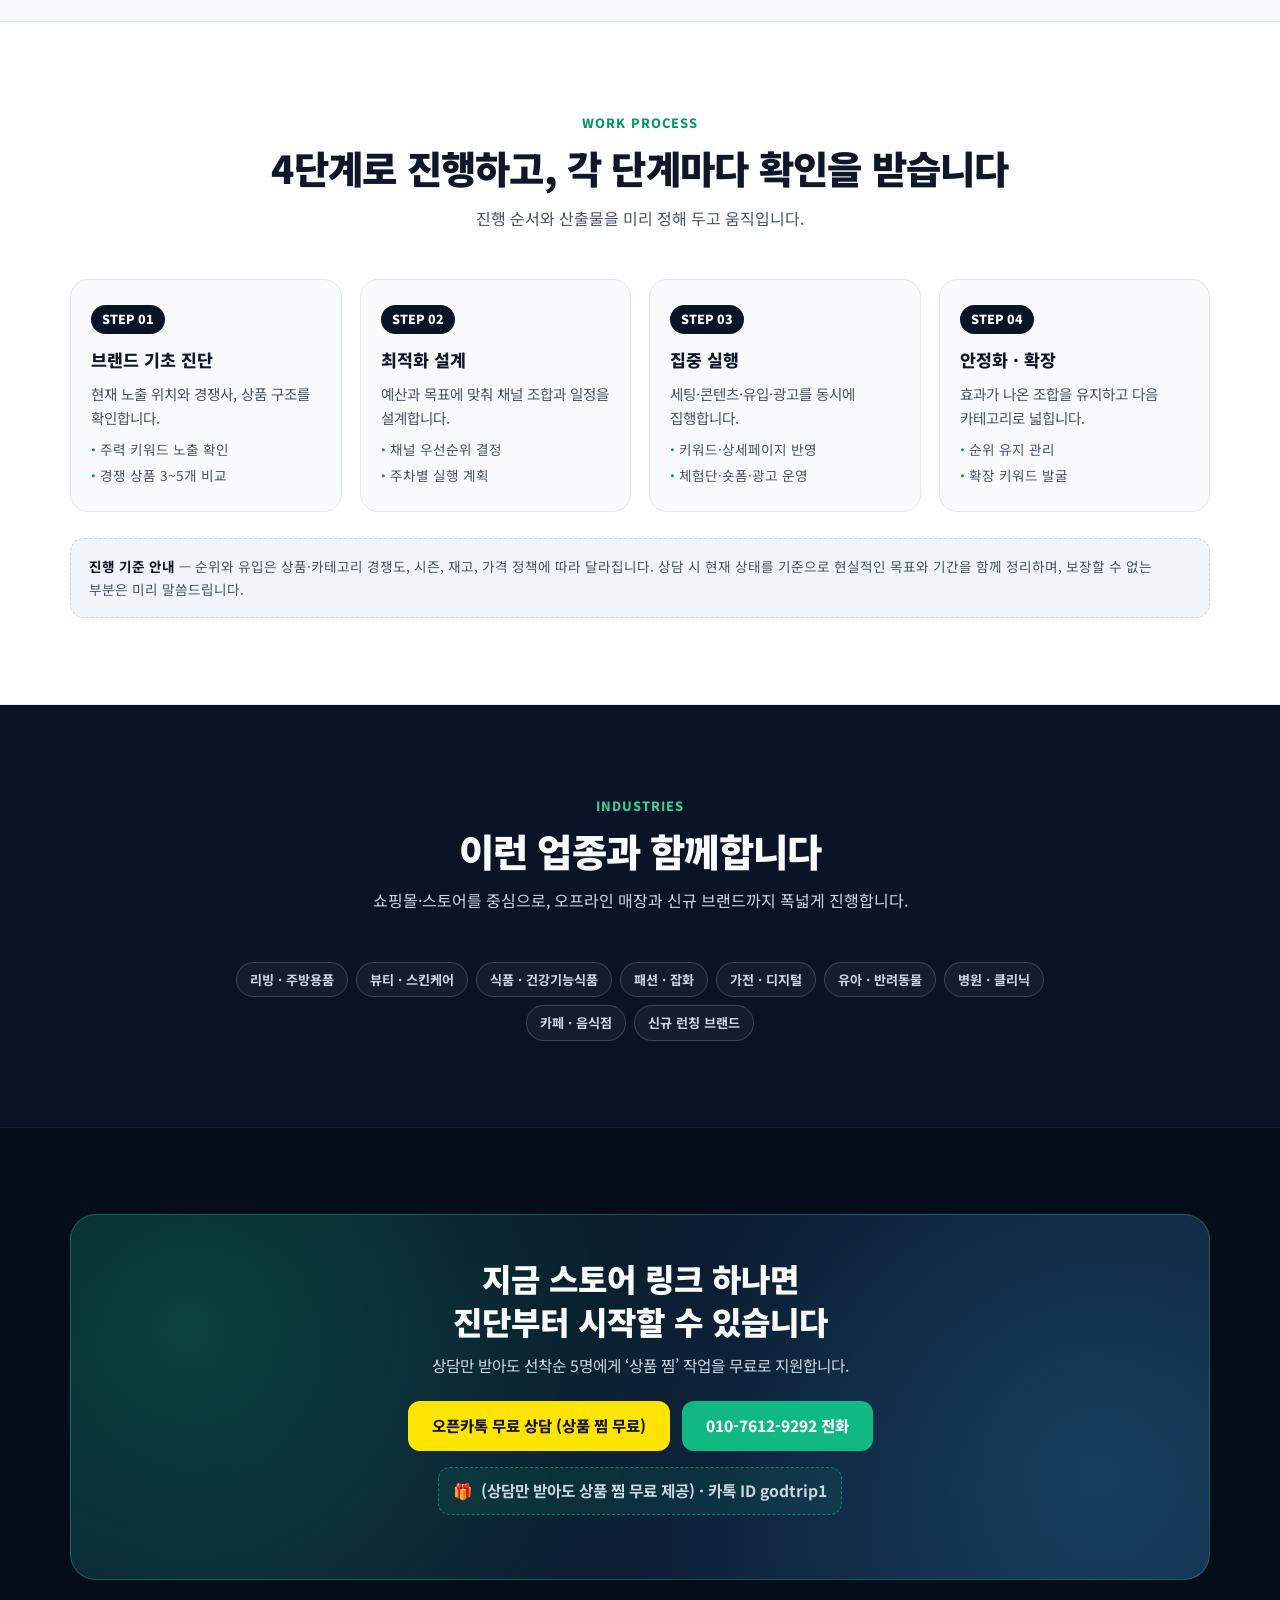
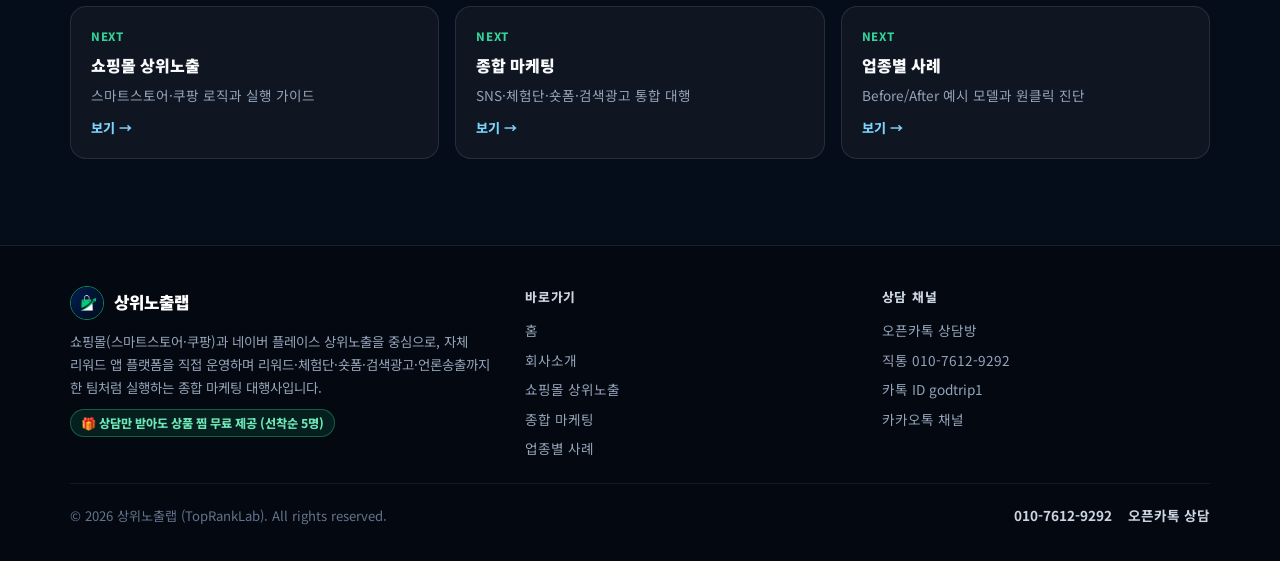
<file: about.html>
<!DOCTYPE html>
<html lang="ko">
<head>
  <meta charset="UTF-8" />
  <meta name="viewport" content="width=device-width, initial-scale=1.0" />
  <title>회사소개 | 상위노출랩 — 쇼핑몰 상위노출 중심 종합 마케팅 실행사</title>
  <meta name="description" content="상위노출랩은 중간 하청 없는 자체 리워드 앱 플랫폼을 직접 운영하며, 스마트스토어·쿠팡과 네이버 플레이스 상위노출을 동시에 주력하는 종합 마케팅 실행사입니다. 진단→설계→실행→안정화 4단계 프로세스와 실행 조직을 소개합니다." />
  <meta property="og:type" content="website" />
  <meta property="og:title" content="회사소개 | 상위노출랩" />
  <meta property="og:description" content="쇼핑몰 상위노출을 중심으로 모든 마케팅을 한 팀처럼 실행하는 종합 마케팅 대행사, 상위노출랩입니다." />
  <meta property="og:url" content="https://topranklab.github.io/about.html" />
  <meta property="og:image" content="https://topranklab.github.io/hero-visual.png" />
  <link rel="canonical" href="https://topranklab.github.io/about.html" />
  <link rel="icon" type="image/png" href="logo.png" />
  <link rel="preconnect" href="https://fonts.googleapis.com" />
  <link rel="preconnect" href="https://fonts.gstatic.com" crossorigin />
  <link href="https://fonts.googleapis.com/css2?family=Noto+Sans+KR:wght@400;500;600;700;800;900&display=swap" rel="stylesheet" />
  <link rel="stylesheet" href="styles.css?v=4" />
  <script src="app.js" defer></script>
</head>
<body>

  <div class="promo-bar" id="promoBar" role="region" aria-label="선착순 혜택 안내">
    <div class="container promo-inner">
      <a class="promo-link" href="index.html#contact">
        <span class="promo-gift" aria-hidden="true">🎁</span>
        <span>상담만 받아도 <span class="promo-key">선착순 5명</span> '상품 찜' 무료 제공</span>
        <span class="promo-go">· 지금 바로 무료 진단 받기 →</span>
      </a>
      <button class="promo-close" id="promoClose" type="button" aria-label="배너 닫기">×</button>
    </div>
  </div>

  <header class="site-header">
    <div class="container nav">
      <a href="index.html" class="brand">
        <img src="logo.png" alt="상위노출랩 로고" />
        <span>상위노출랩</span>
      </a>
      <ul class="nav-links">
        <li><a href="about.html" class="active">회사소개</a></li>
        <li><a href="shopping.html">쇼핑몰 상위노출</a></li>
        <li><a href="marketing.html">종합 마케팅</a></li>
        <li><a href="cases.html">업종별 사례</a></li>
        <li><a href="index.html#contact">무료 진단</a></li>
      </ul>
      <div class="nav-actions">
        <a href="https://open.kakao.com/o/sjZETlYi" target="_blank" rel="noopener" class="nav-cta">무료 상담하기</a>
        <button class="menu-toggle" id="menuToggle" type="button" aria-label="메뉴 열기" aria-expanded="false" aria-controls="mobileMenu">☰</button>
      </div>
    </div>
    <nav class="mobile-menu" id="mobileMenu" aria-label="모바일 메뉴">
      <a href="index.html">홈</a>
      <a href="about.html">회사소개</a>
      <a href="shopping.html">쇼핑몰 상위노출</a>
      <a href="marketing.html">종합 마케팅</a>
      <a href="cases.html">업종별 사례</a>
      <a href="index.html#contact">무료 진단</a>
    </nav>
  </header>

  <main>
    <!-- Page hero -->
    <section class="page-hero">
      <div class="container page-hero-inner">
        <div>
          <nav class="crumb" aria-label="현재 위치">
            <a href="index.html">홈</a><span class="sep">/</span><span class="now">회사소개</span>
          </nav>
          <span class="pill-badge">COMPANY · 종합 마케팅 실행사</span>
          <h1>
            쇼핑몰 상위노출을 중심으로<br />
            <span style="color:#6ee7b7;">모든 마케팅을 한 팀처럼</span> 실행합니다
          </h1>
          <p class="lead">
            상위노출랩은 “노출은 되는데 안 팔린다”는 문제를 가장 많이 다뤄 왔습니다.
            키워드 구조, 유입, 후기, 광고, 신뢰도까지 한 번에 설계해야 순위가 유지되고 매출이 붙습니다.
          </p>
          <div class="cta-row">
            <a href="https://open.kakao.com/o/sjZETlYi" target="_blank" rel="noopener" class="btn btn-kakao">오픈카톡 무료 진단</a>
            <a href="tel:010-7612-9292" class="btn btn-emerald">직통 010-7612-9292</a>
          </div>
          <p class="cta-note">
            <span class="cta-note-ico" aria-hidden="true">🎁</span>
            <span>(상담만 받아도 상품 찜 무료 제공) · 선착순 5명</span>
          </p>
        </div>
        <div class="hero-visual-wrap">
          <div class="hero-visual-frame">
            <img src="hero-visual.png" alt="상위노출랩 검색 순위 최적화 3D 대시보드" />
          </div>
          <div class="hero-float-badge">
            <small>진단 · 설계 · 실행 · 안정화</small>
            <strong>실행까지 책임지는 구조</strong>
          </div>
        </div>
      </div>
    </section>

    <!-- 핵심 강점 : 자체 리워드 앱 + 쇼핑몰·플레이스 -->
    <section class="deep-sec">
      <div class="container">
        <div class="sec-head reveal">
          <span class="eyebrow">OUR EDGE</span>
          <h2>다른 대행사와 갈리는 두 가지</h2>
          <p>자체 리워드 앱 플랫폼을 직접 운영하고, 쇼핑몰과 네이버 플레이스를 동시에 주력합니다.</p>
        </div>

        <div class="strength-block reveal">
          <div class="strength-figure">
            <div class="gif-frame">
              <img src="reward-engine.gif" width="840" height="560" loading="lazy" decoding="async"
                   alt="자체 리워드 앱에서 실사용자 유입, 찜·저장 반응을 거쳐 자연 상위노출로 이어지는 4단계 파이프라인 모션 그래픽" />
            </div>
            <p class="gif-caption">자체 리워드 앱 → 실사용자 유입 → 찜 · 저장 → 자연 상위노출</p>
          </div>
          <div class="strength-copy">
            <span class="strength-kicker">REWARD APP PLATFORM</span>
            <h3>중간 하청 없는 자체 리워드 앱 플랫폼을 직접 운영합니다</h3>
            <p>
              유입을 다시 사오거나 재판매하는 구조가 아니라, 자체 앱의 실사용자에게 상품을 직접 노출합니다.
              그래서 같은 예산으로도 실제 방문·체류·찜·저장 반응을 더 많이 만들 수 있습니다.
            </p>
            <ul class="strength-list">
              <li><span class="num">1</span><span><strong>중간 하청 0단계</strong> — 재판매·재하청 마진이 끼지 않아 단가가 합리적입니다.</span></li>
              <li><span class="num">2</span><span><strong>실사용자 반응</strong> — 방문·체류·찜·저장·리뷰 신호를 실제 사용자에게서 쌓습니다.</span></li>
              <li><span class="num">3</span><span><strong>자연 상위노출</strong> — 쌓인 반응이 검색 순위로 이어져 광고를 줄여도 노출이 유지됩니다.</span></li>
            </ul>
          </div>
        </div>

        <div class="strength-block flip reveal">
          <div class="strength-figure">
            <div class="gif-frame">
              <img src="omnichannel-flow.gif" width="840" height="560" loading="lazy" decoding="async"
                   alt="스마트스토어, 쿠팡, 네이버 플레이스, 숏폼 지표가 동시에 상승하는 4채널 지표 모션 그래픽" />
            </div>
            <p class="gif-caption">스마트스토어 · 쿠팡 · 네이버 플레이스 · 숏폼 지표 동시 상승</p>
          </div>
          <div class="strength-copy">
            <span class="strength-kicker">SHOPPING + NAVER PLACE</span>
            <h3>쇼핑몰 + 네이버 플레이스 상위노출을 동시에 주력합니다</h3>
            <p>
              스마트스토어·쿠팡의 쇼핑 검색 노출과 네이버 플레이스(지도) 상위노출을 함께 운영합니다.
              온라인 판매와 동네 매장 유입을 같은 팀이 같은 기준으로 관리하는 것이 강점입니다.
            </p>
            <ul class="strength-list">
              <li><span class="num">1</span><span><strong>쇼핑몰</strong> — 키워드 적합도·인기도·신뢰도와 아이템위너까지 쇼핑 로직에 맞춰 세팅합니다.</span></li>
              <li><span class="num">2</span><span><strong>네이버 플레이스</strong> — 저장하기·리뷰·길찾기·지역 키워드로 지도 상위 노출을 만듭니다.</span></li>
              <li><span class="num">3</span><span><strong>숏폼 · 체험단</strong> — 한 번 만든 후기와 영상을 두 채널에 맞게 다시 씁니다.</span></li>
            </ul>
          </div>
        </div>
      </div>
    </section>

    <!-- 강점 -->
    <section class="dark-sec">
      <div class="container">
        <div class="sec-head reveal">
          <span class="eyebrow">WHY TOPRANKLAB</span>
          <h2>보고서만 잘 쓰는 대행사가 아니라<br />지표를 움직이는 실행 조직입니다</h2>
          <p>상위노출은 한 가지 작업으로 되지 않습니다. 서로 다른 네 가지를 동시에 맞춰야 합니다.</p>
        </div>

        <div class="grid-4">
          <div class="info-card reveal">
            <span class="info-ico" aria-hidden="true">🎯</span>
            <h3>상위노출 중심 설계</h3>
            <p>광고비를 태우는 대신 검색 결과에서 이기는 키워드 구조를 먼저 만듭니다.</p>
            <ul>
              <li>키워드 경쟁도 분석</li>
              <li>상품명·태그·카테고리 정비</li>
            </ul>
          </div>
          <div class="info-card reveal">
            <span class="info-ico" aria-hidden="true">📈</span>
            <h3>지표 기반 운영</h3>
            <p>노출·클릭·찜·구매 지표를 보고 다음 작업을 정합니다. 감으로 운영하지 않습니다.</p>
            <ul>
              <li>주간 지표 리포트</li>
              <li>전환 병목 지점 개선</li>
            </ul>
          </div>
          <div class="info-card reveal">
            <span class="info-ico" aria-hidden="true">🧩</span>
            <h3>원스톱 실행</h3>
            <p>리워드·체험단·숏폼·광고·언론·홈페이지까지 한 창구에서 진행합니다.</p>
            <ul>
              <li>채널 간 일정·메시지 정합</li>
              <li>제작물 재활용으로 비용 절감</li>
            </ul>
          </div>
          <div class="info-card reveal">
            <span class="info-ico" aria-hidden="true">🤝</span>
            <h3>투명한 소통</h3>
            <p>진행 상황과 한계를 함께 말합니다. 안 되는 것은 안 된다고 먼저 알려드립니다.</p>
            <ul>
              <li>오픈카톡 실시간 상담</li>
              <li>작업 내역 공유</li>
            </ul>
          </div>
        </div>
      </div>
    </section>

    <!-- 실행 조직 -->
    <section class="light-sec">
      <div class="container">
        <div class="sec-head reveal">
          <span class="eyebrow">TEAM STRUCTURE</span>
          <h2>기획 · 콘텐츠 · 광고 · 데이터가<br />같은 목표를 보고 움직입니다</h2>
          <p>각 채널을 따로 맡기면 메시지가 어긋납니다. 한 프로젝트 안에서 역할을 나눠 운영합니다.</p>
        </div>

        <div class="grid-4">
          <div class="info-card reveal">
            <span class="info-ico" aria-hidden="true">🧭</span>
            <h3>전략 · SEO 기획</h3>
            <p>카테고리와 경쟁 구도를 분석해 이번 달에 이길 키워드와 목표 순위를 정합니다.</p>
          </div>
          <div class="info-card reveal">
            <span class="info-ico" aria-hidden="true">✍️</span>
            <h3>콘텐츠 제작</h3>
            <p>체험단 가이드, 블로그·인스타 후기, 상세페이지 카피까지 구매에 닿는 문장을 만듭니다.</p>
          </div>
          <div class="info-card reveal">
            <span class="info-ico" aria-hidden="true">🎬</span>
            <h3>숏폼 · 영상</h3>
            <p>15초 안에 후킹하는 대본·편집·자막을 만들어 쇼츠·릴스·틱톡에 동시 배포합니다.</p>
          </div>
          <div class="info-card reveal">
            <span class="info-ico" aria-hidden="true">📊</span>
            <h3>광고 · 데이터</h3>
            <p>파워링크·쿠팡광고를 ROAS 기준으로 운영하고, 유입·전환 데이터를 정리해 공유합니다.</p>
          </div>
        </div>
      </div>
    </section>

    <!-- 프로세스 -->
    <section class="white-sec">
      <div class="container">
        <div class="sec-head reveal">
          <span class="eyebrow">WORK PROCESS</span>
          <h2>4단계로 진행하고, 각 단계마다 확인을 받습니다</h2>
          <p>진행 순서와 산출물을 미리 정해 두고 움직입니다.</p>
        </div>
        <div class="grid-4">
          <div class="step-card reveal">
            <span class="step-badge">STEP 01</span>
            <h3>브랜드 기초 진단</h3>
            <p>현재 노출 위치와 경쟁사, 상품 구조를 확인합니다.</p>
            <ul>
              <li>주력 키워드 노출 확인</li>
              <li>경쟁 상품 3~5개 비교</li>
            </ul>
          </div>
          <div class="step-card reveal">
            <span class="step-badge">STEP 02</span>
            <h3>최적화 설계</h3>
            <p>예산과 목표에 맞춰 채널 조합과 일정을 설계합니다.</p>
            <ul>
              <li>채널 우선순위 결정</li>
              <li>주차별 실행 계획</li>
            </ul>
          </div>
          <div class="step-card reveal">
            <span class="step-badge">STEP 03</span>
            <h3>집중 실행</h3>
            <p>세팅·콘텐츠·유입·광고를 동시에 집행합니다.</p>
            <ul>
              <li>키워드·상세페이지 반영</li>
              <li>체험단·숏폼·광고 운영</li>
            </ul>
          </div>
          <div class="step-card reveal">
            <span class="step-badge">STEP 04</span>
            <h3>안정화 · 확장</h3>
            <p>효과가 나온 조합을 유지하고 다음 카테고리로 넓힙니다.</p>
            <ul>
              <li>순위 유지 관리</li>
              <li>확장 키워드 발굴</li>
            </ul>
          </div>
        </div>

        <div class="note-box reveal" style="margin-top: 26px;">
          <strong>진행 기준 안내</strong> — 순위와 유입은 상품·카테고리 경쟁도, 시즌, 재고, 가격 정책에 따라 달라집니다.
          상담 시 현재 상태를 기준으로 현실적인 목표와 기간을 함께 정리하며, 보장할 수 없는 부분은 미리 말씀드립니다.
        </div>
      </div>
    </section>

    <!-- 이런 업종 -->
    <section class="dark-sec">
      <div class="container narrow">
        <div class="sec-head reveal">
          <span class="eyebrow">INDUSTRIES</span>
          <h2>이런 업종과 함께합니다</h2>
          <p>쇼핑몰·스토어를 중심으로, 오프라인 매장과 신규 브랜드까지 폭넓게 진행합니다.</p>
        </div>
        <div class="tag-row reveal" style="justify-content:center;">
          <span class="tag">리빙 · 주방용품</span>
          <span class="tag">뷰티 · 스킨케어</span>
          <span class="tag">식품 · 건강기능식품</span>
          <span class="tag">패션 · 잡화</span>
          <span class="tag">가전 · 디지털</span>
          <span class="tag">유아 · 반려동물</span>
          <span class="tag">병원 · 클리닉</span>
          <span class="tag">카페 · 음식점</span>
          <span class="tag">신규 런칭 브랜드</span>
        </div>
      </div>
    </section>

    <!-- CTA -->
    <section class="deep-sec">
      <div class="container">
        <div class="cta-band reveal">
          <h2>지금 스토어 링크 하나면<br />진단부터 시작할 수 있습니다</h2>
          <p>상담만 받아도 선착순 5명에게 ‘상품 찜’ 작업을 무료로 지원합니다.</p>
          <div class="cta-row">
            <a href="https://open.kakao.com/o/sjZETlYi" target="_blank" rel="noopener" class="btn btn-kakao">오픈카톡 무료 상담 (상품 찜 무료)</a>
            <a href="tel:010-7612-9292" class="btn btn-emerald">010-7612-9292 전화</a>
          </div>
          <p class="cta-note">
            <span class="cta-note-ico" aria-hidden="true">🎁</span>
            <span>(상담만 받아도 상품 찜 무료 제공) · 카톡 ID godtrip1</span>
          </p>
        </div>

        <div class="next-links" style="margin-top: 26px;">
          <a class="next-link" href="shopping.html">
            <small>NEXT</small><strong>쇼핑몰 상위노출</strong>
            <span>스마트스토어·쿠팡 로직과 실행 가이드</span><span class="go">보기 →</span>
          </a>
          <a class="next-link" href="marketing.html">
            <small>NEXT</small><strong>종합 마케팅</strong>
            <span>SNS·체험단·숏폼·검색광고 통합 대행</span><span class="go">보기 →</span>
          </a>
          <a class="next-link" href="cases.html">
            <small>NEXT</small><strong>업종별 사례</strong>
            <span>Before/After 예시 모델과 원클릭 진단</span><span class="go">보기 →</span>
          </a>
        </div>
      </div>
    </section>
  </main>

  <a href="https://open.kakao.com/o/sjZETlYi" target="_blank" rel="noopener" class="floating-cta">💬 무료 상담하기</a>

  <div class="mobile-cta" aria-label="빠른 상담">
    <a class="mcta-btn mcta-tel" href="tel:010-7612-9292">
      <span class="mcta-ico" aria-hidden="true">📞</span>
      <span class="mcta-txt"><strong>전화 상담</strong><small>010-7612-9292</small></span>
    </a>
    <a class="mcta-btn mcta-kakao" href="https://open.kakao.com/o/sjZETlYi" target="_blank" rel="noopener">
      <span class="mcta-ico" aria-hidden="true">💬</span>
      <span class="mcta-txt"><strong>오픈카톡 무료상담</strong><small>상품 찜 무료 제공</small></span>
    </a>
  </div>

  <footer class="site-footer">
    <div class="container">
      <div class="footer-top">
        <div>
          <div class="footer-brand">
            <img src="logo.png" alt="상위노출랩 로고" />
            <span>상위노출랩</span>
          </div>
          <p class="footer-desc">
            쇼핑몰(스마트스토어·쿠팡)과 네이버 플레이스 상위노출을 중심으로,
            자체 리워드 앱 플랫폼을 직접 운영하며 리워드·체험단·숏폼·검색광고·언론송출까지
            한 팀처럼 실행하는 종합 마케팅 대행사입니다.
          </p>
          <span class="free-badge">🎁 상담만 받아도 상품 찜 무료 제공 (선착순 5명)</span>
        </div>
        <div class="footer-col">
          <h4>바로가기</h4>
          <ul>
            <li><a href="index.html">홈</a></li>
            <li><a href="about.html">회사소개</a></li>
            <li><a href="shopping.html">쇼핑몰 상위노출</a></li>
            <li><a href="marketing.html">종합 마케팅</a></li>
            <li><a href="cases.html">업종별 사례</a></li>
          </ul>
        </div>
        <div class="footer-col">
          <h4>상담 채널</h4>
          <ul>
            <li><a href="https://open.kakao.com/o/sjZETlYi" target="_blank" rel="noopener">오픈카톡 상담방</a></li>
            <li><a href="tel:010-7612-9292">직통 010-7612-9292</a></li>
            <li><span>카톡 ID godtrip1</span></li>
            <li><a href="http://pf.kakao.com/_VixavX" target="_blank" rel="noopener">카카오톡 채널</a></li>
          </ul>
        </div>
      </div>
      <div class="footer-bottom">
        <div>© 2026 상위노출랩 (TopRankLab). All rights reserved.</div>
        <div class="footer-contact">
          <a href="tel:010-7612-9292">010-7612-9292</a>
          <a href="https://open.kakao.com/o/sjZETlYi" target="_blank" rel="noopener">오픈카톡 상담</a>
        </div>
      </div>
    </div>
  </footer>

</body>
</html>
</file>
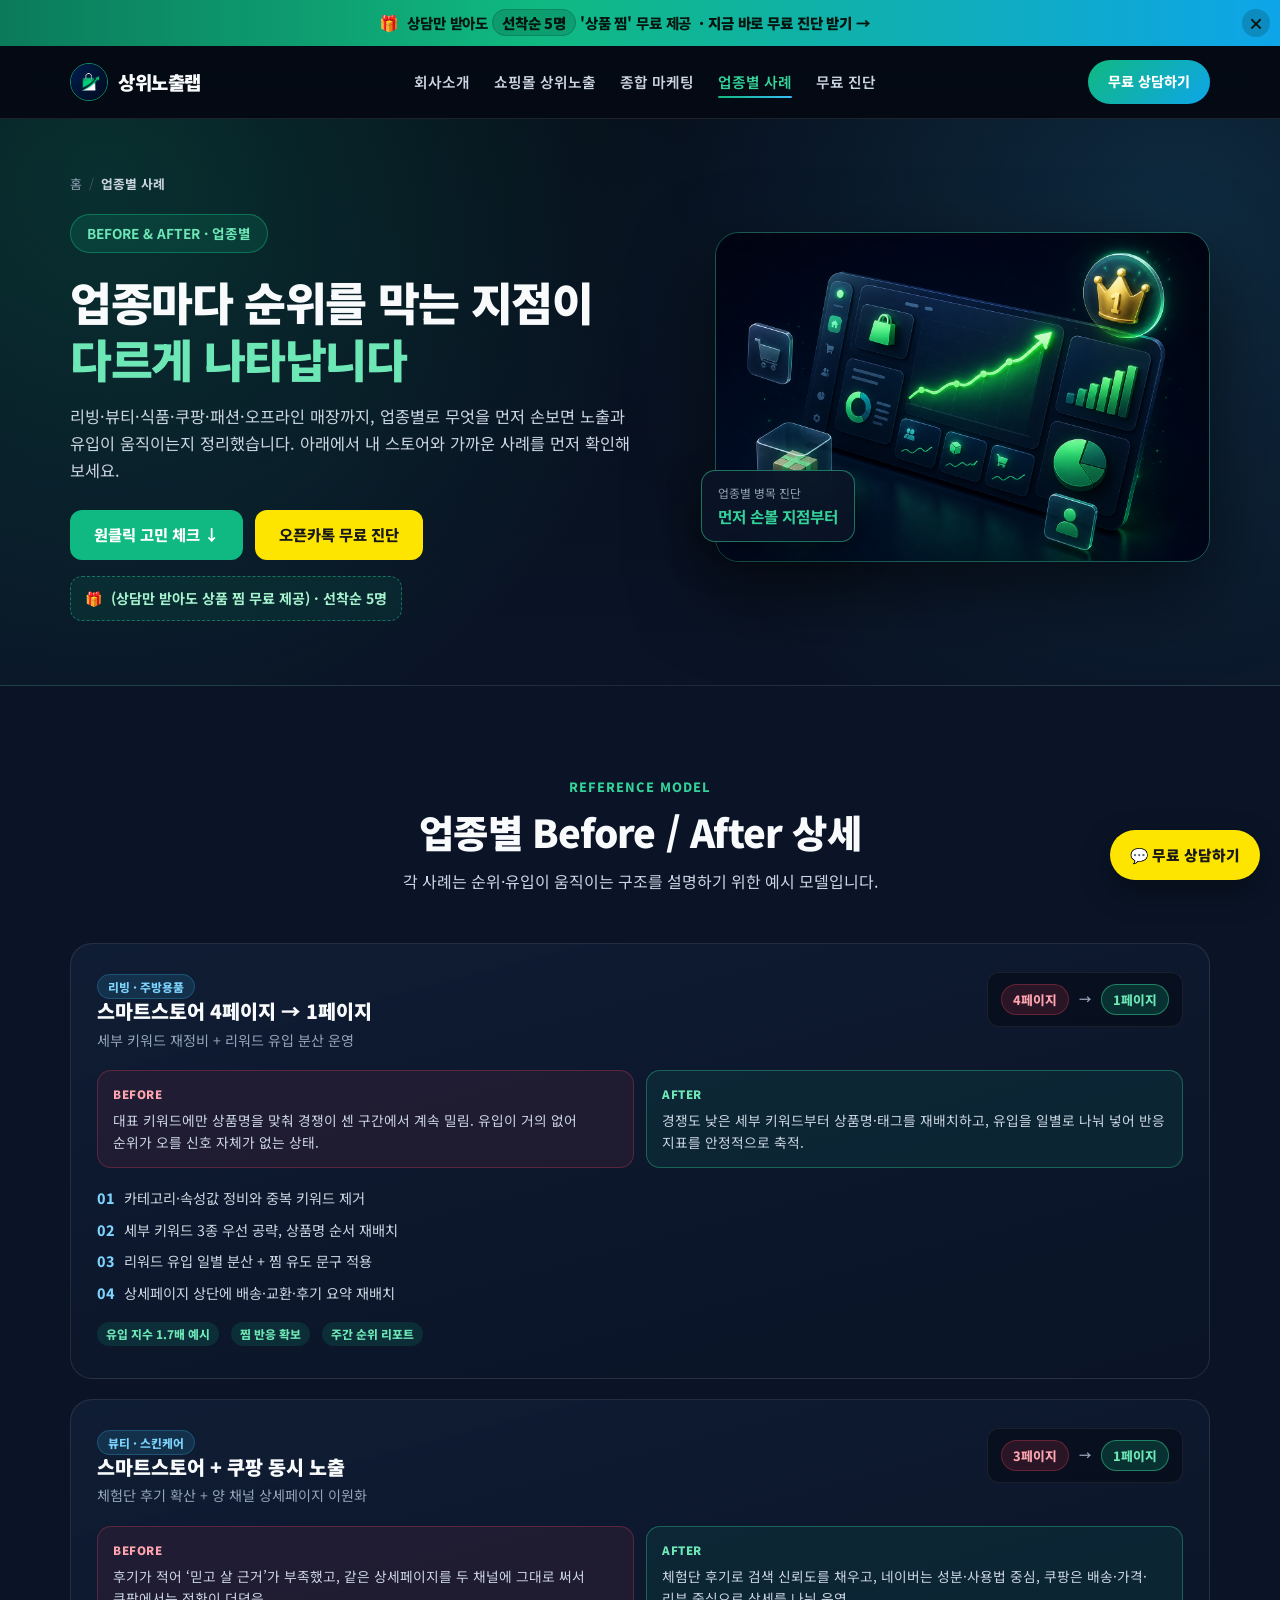
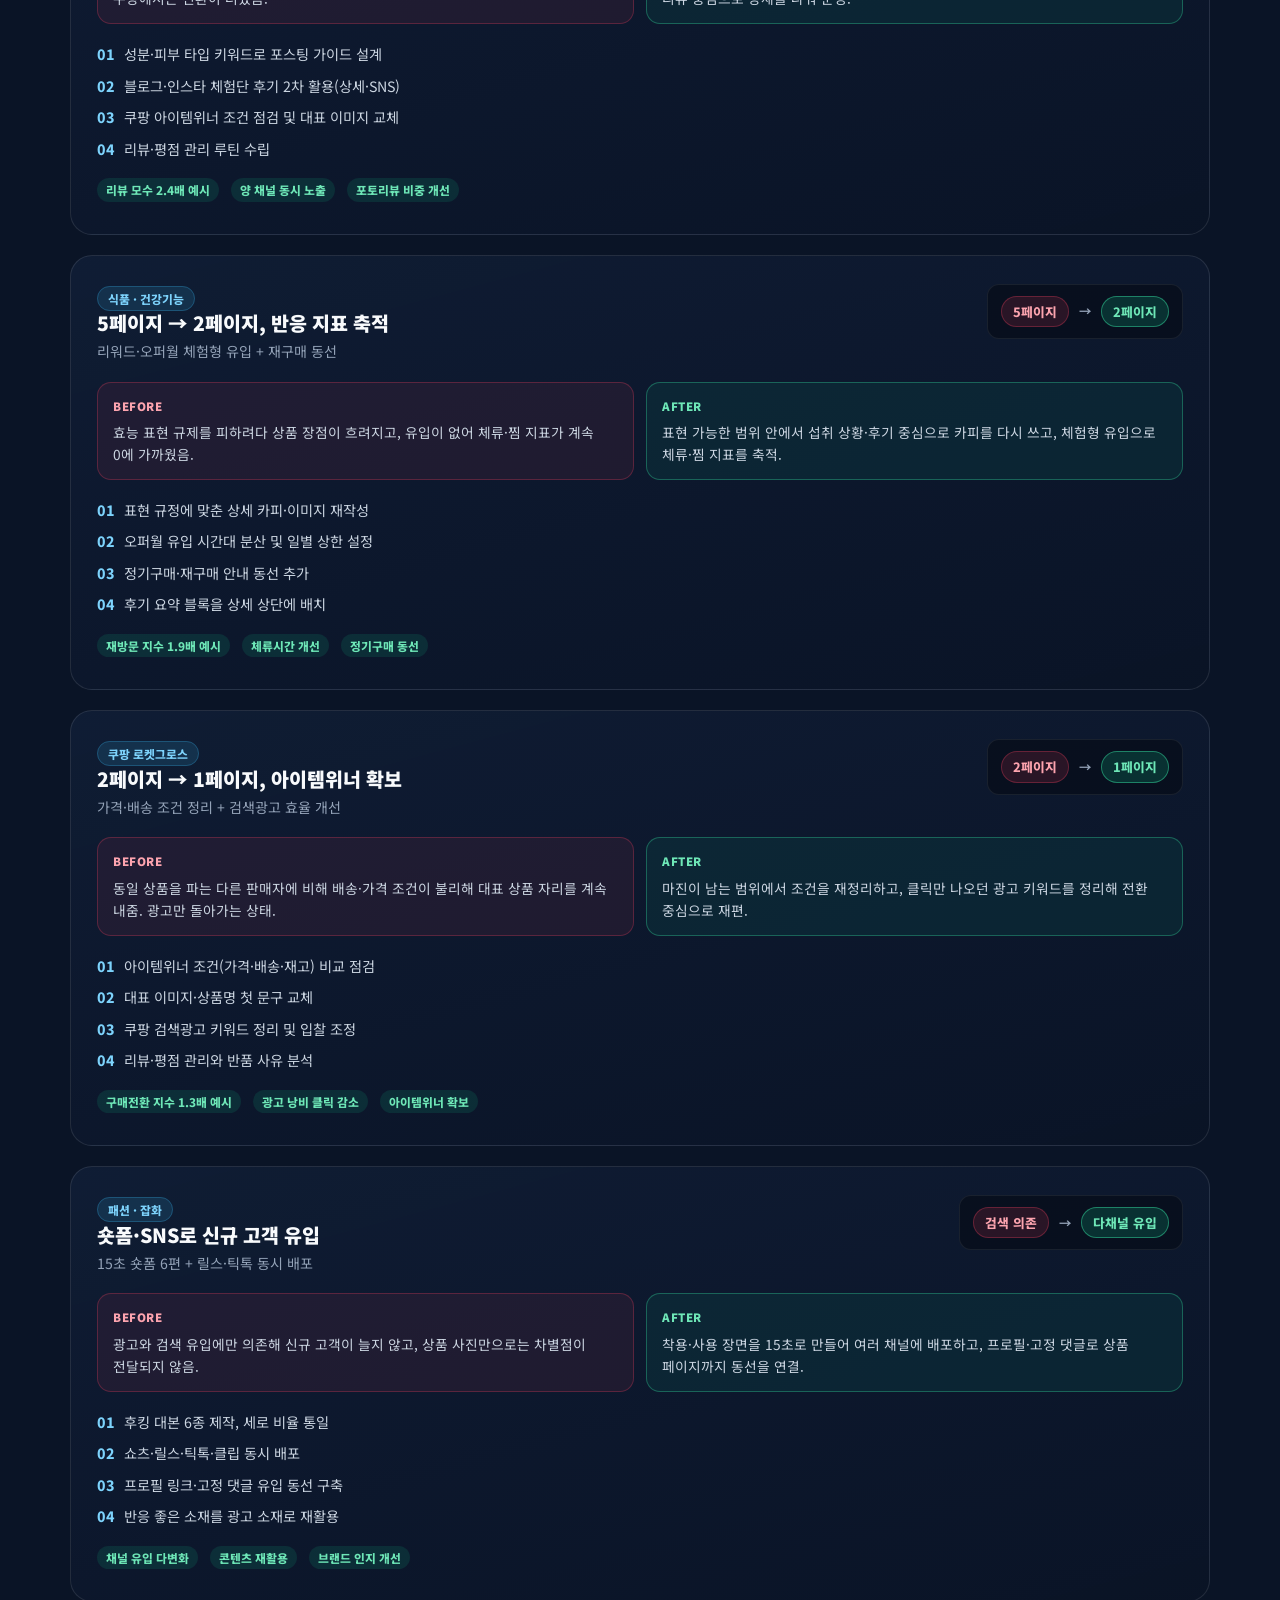
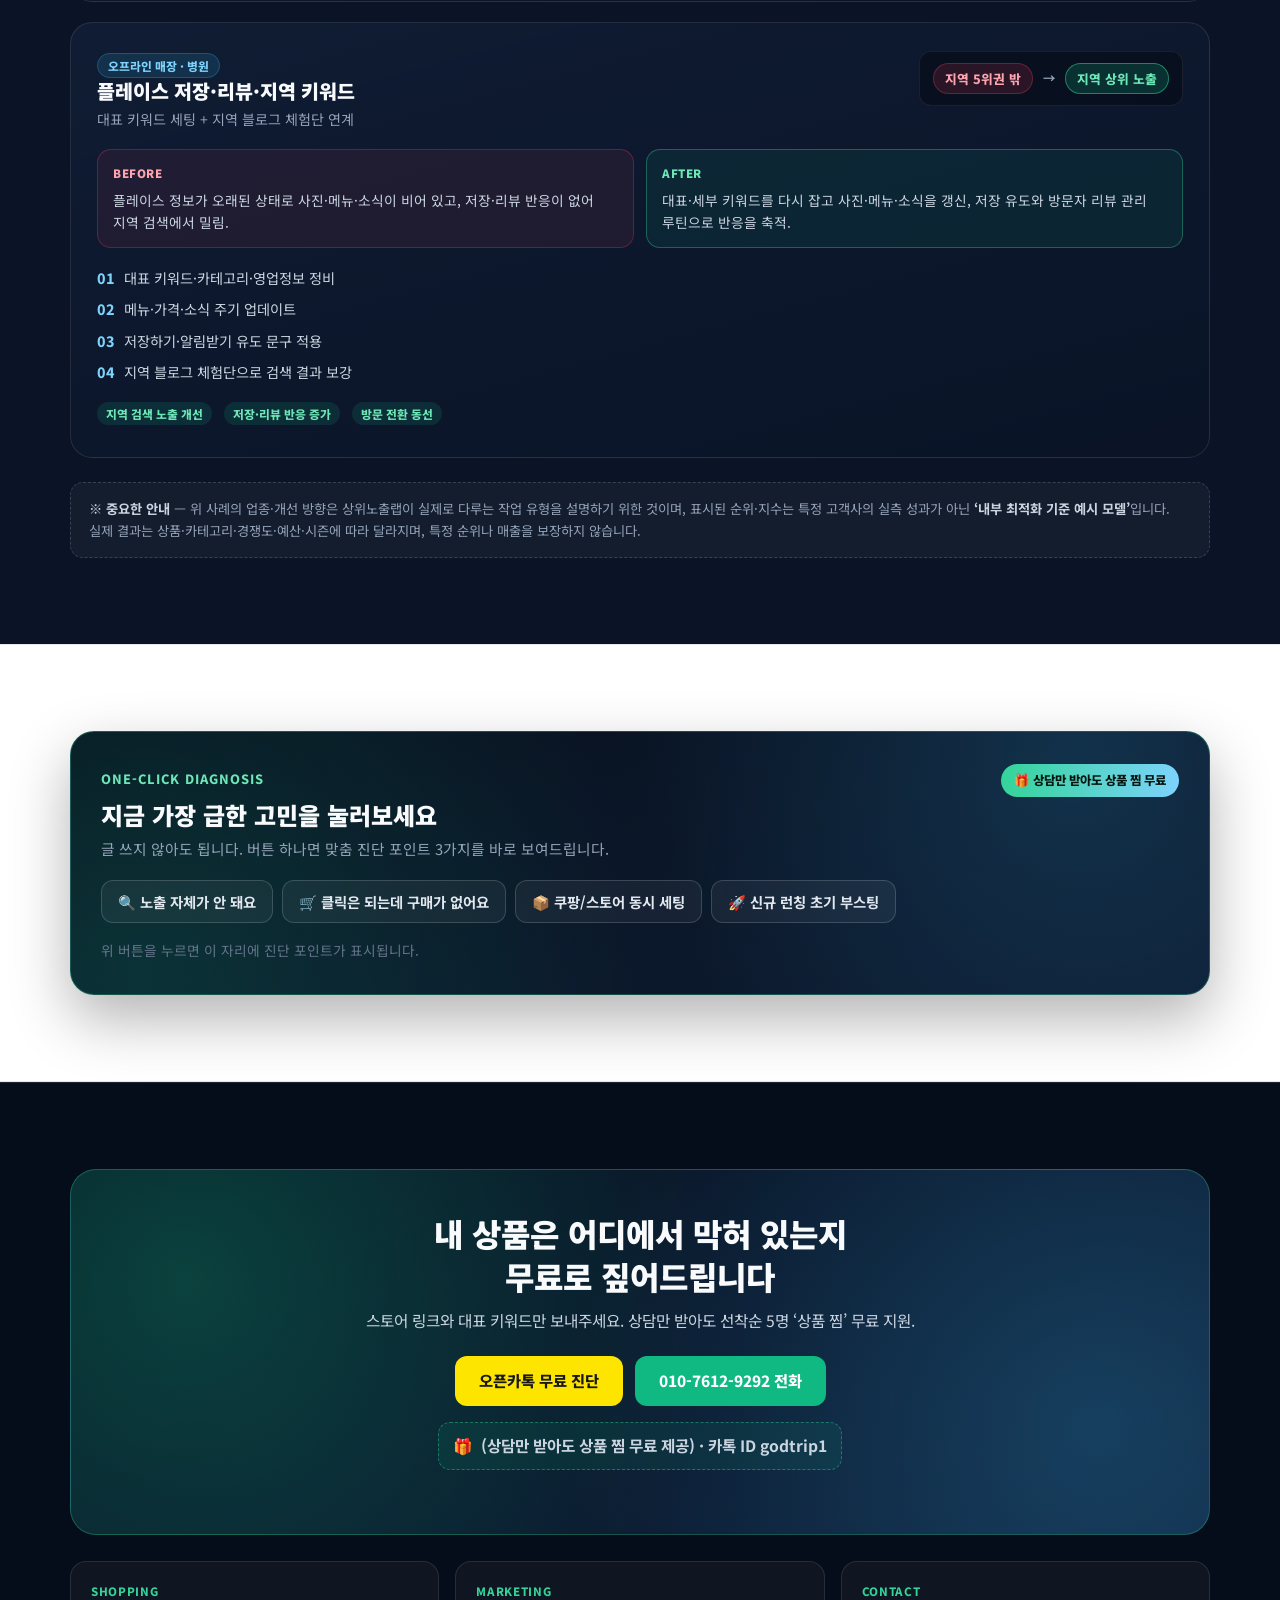
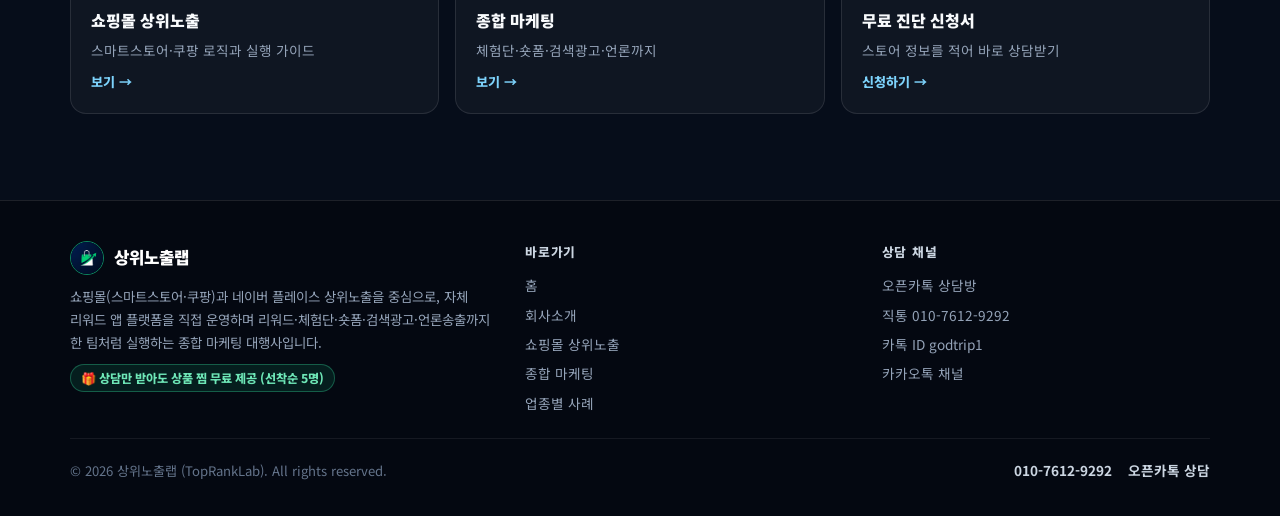
<file: cases.html>
<!DOCTYPE html>
<html lang="ko">
<head>
  <meta charset="UTF-8" />
  <meta name="viewport" content="width=device-width, initial-scale=1.0" />
  <title>업종별 Before / After | 상위노출랩 — 노출 변화 사례와 원클릭 스토어 진단</title>
  <meta name="description" content="리빙·주방, 뷰티·스킨케어, 식품·건강기능, 쿠팡 로켓그로스, 패션·잡화, 오프라인 매장까지. 업종별로 어디를 먼저 손보면 순위와 유입이 움직이는지 Before/After 예시 모델로 정리했습니다. 원클릭 스토어 진단도 바로 가능합니다." />
  <meta property="og:type" content="article" />
  <meta property="og:title" content="업종별 Before / After | 상위노출랩" />
  <meta property="og:description" content="업종별 노출 변화 예시 모델과 원클릭 스토어 진단." />
  <meta property="og:url" content="https://topranklab.github.io/cases.html" />
  <meta property="og:image" content="https://topranklab.github.io/hero-visual.png" />
  <link rel="canonical" href="https://topranklab.github.io/cases.html" />
  <link rel="icon" type="image/png" href="logo.png" />
  <link rel="preconnect" href="https://fonts.googleapis.com" />
  <link rel="preconnect" href="https://fonts.gstatic.com" crossorigin />
  <link href="https://fonts.googleapis.com/css2?family=Noto+Sans+KR:wght@400;500;600;700;800;900&display=swap" rel="stylesheet" />
  <link rel="stylesheet" href="styles.css?v=4" />
  <script src="app.js" defer></script>
</head>
<body>

  <div class="promo-bar" id="promoBar" role="region" aria-label="선착순 혜택 안내">
    <div class="container promo-inner">
      <a class="promo-link" href="index.html#contact">
        <span class="promo-gift" aria-hidden="true">🎁</span>
        <span>상담만 받아도 <span class="promo-key">선착순 5명</span> '상품 찜' 무료 제공</span>
        <span class="promo-go">· 지금 바로 무료 진단 받기 →</span>
      </a>
      <button class="promo-close" id="promoClose" type="button" aria-label="배너 닫기">×</button>
    </div>
  </div>

  <header class="site-header">
    <div class="container nav">
      <a href="index.html" class="brand">
        <img src="logo.png" alt="상위노출랩 로고" />
        <span>상위노출랩</span>
      </a>
      <ul class="nav-links">
        <li><a href="about.html">회사소개</a></li>
        <li><a href="shopping.html">쇼핑몰 상위노출</a></li>
        <li><a href="marketing.html">종합 마케팅</a></li>
        <li><a href="cases.html" class="active">업종별 사례</a></li>
        <li><a href="index.html#contact">무료 진단</a></li>
      </ul>
      <div class="nav-actions">
        <a href="https://open.kakao.com/o/sjZETlYi" target="_blank" rel="noopener" class="nav-cta">무료 상담하기</a>
        <button class="menu-toggle" id="menuToggle" type="button" aria-label="메뉴 열기" aria-expanded="false" aria-controls="mobileMenu">☰</button>
      </div>
    </div>
    <nav class="mobile-menu" id="mobileMenu" aria-label="모바일 메뉴">
      <a href="index.html">홈</a>
      <a href="about.html">회사소개</a>
      <a href="shopping.html">쇼핑몰 상위노출</a>
      <a href="marketing.html">종합 마케팅</a>
      <a href="cases.html">업종별 사례</a>
      <a href="index.html#contact">무료 진단</a>
    </nav>
  </header>

  <main>
    <section class="page-hero">
      <div class="container page-hero-inner">
        <div>
          <nav class="crumb" aria-label="현재 위치">
            <a href="index.html">홈</a><span class="sep">/</span><span class="now">업종별 사례</span>
          </nav>
          <span class="pill-badge">BEFORE &amp; AFTER · 업종별</span>
          <h1>
            업종마다 순위를 막는 지점이<br />
            <span style="color:#6ee7b7;">다르게 나타납니다</span>
          </h1>
          <p class="lead">
            리빙·뷰티·식품·쿠팡·패션·오프라인 매장까지, 업종별로 무엇을 먼저 손보면 노출과 유입이 움직이는지
            정리했습니다. 아래에서 내 스토어와 가까운 사례를 먼저 확인해 보세요.
          </p>
          <div class="cta-row">
            <a href="#diagnose" class="btn btn-emerald">원클릭 고민 체크 ↓</a>
            <a href="https://open.kakao.com/o/sjZETlYi" target="_blank" rel="noopener" class="btn btn-kakao">오픈카톡 무료 진단</a>
          </div>
          <p class="cta-note">
            <span class="cta-note-ico" aria-hidden="true">🎁</span>
            <span>(상담만 받아도 상품 찜 무료 제공) · 선착순 5명</span>
          </p>
        </div>
        <div class="hero-visual-wrap">
          <div class="hero-visual-frame">
            <img src="hero-visual.png" alt="업종별 노출 변화 3D 비주얼" />
          </div>
          <div class="hero-float-badge">
            <small>업종별 병목 진단</small>
            <strong>먼저 손볼 지점부터</strong>
          </div>
        </div>
      </div>
    </section>

    <!-- 사례 상세 -->
    <section class="dark-sec">
      <div class="container">
        <div class="sec-head reveal">
          <span class="eyebrow">REFERENCE MODEL</span>
          <h2>업종별 Before / After 상세</h2>
          <p>각 사례는 순위·유입이 움직이는 구조를 설명하기 위한 예시 모델입니다.</p>
        </div>

        <div class="case-grid" style="grid-template-columns:1fr;">

          <article class="case-detail reveal">
            <div class="case-detail-top">
              <div>
                <span class="case-cat">리빙 · 주방용품</span>
                <h3>스마트스토어 4페이지 → 1페이지</h3>
                <p class="case-sub">세부 키워드 재정비 + 리워드 유입 분산 운영</p>
              </div>
              <div class="rank-flow">
                <span class="rank-pill before">4페이지</span>
                <span class="flow-txt">→</span>
                <span class="rank-pill after">1페이지</span>
              </div>
            </div>
            <div class="ba-pair">
              <div class="ba-mini before">
                <span class="lbl">BEFORE</span>
                <p>대표 키워드에만 상품명을 맞춰 경쟁이 센 구간에서 계속 밀림. 유입이 거의 없어 순위가 오를 신호 자체가 없는 상태.</p>
              </div>
              <div class="ba-mini after">
                <span class="lbl">AFTER</span>
                <p>경쟁도 낮은 세부 키워드부터 상품명·태그를 재배치하고, 유입을 일별로 나눠 넣어 반응 지표를 안정적으로 축적.</p>
              </div>
            </div>
            <ul class="work-list">
              <li><b>01</b> 카테고리·속성값 정비와 중복 키워드 제거</li>
              <li><b>02</b> 세부 키워드 3종 우선 공략, 상품명 순서 재배치</li>
              <li><b>03</b> 리워드 유입 일별 분산 + 찜 유도 문구 적용</li>
              <li><b>04</b> 상세페이지 상단에 배송·교환·후기 요약 재배치</li>
            </ul>
            <div class="case-foot">
              <span class="chip-inline">유입 지수 1.7배 예시</span>
              <span class="chip-inline">찜 반응 확보</span>
              <span class="chip-inline">주간 순위 리포트</span>
            </div>
          </article>

          <article class="case-detail reveal">
            <div class="case-detail-top">
              <div>
                <span class="case-cat">뷰티 · 스킨케어</span>
                <h3>스마트스토어 + 쿠팡 동시 노출</h3>
                <p class="case-sub">체험단 후기 확산 + 양 채널 상세페이지 이원화</p>
              </div>
              <div class="rank-flow">
                <span class="rank-pill before">3페이지</span>
                <span class="flow-txt">→</span>
                <span class="rank-pill after">1페이지</span>
              </div>
            </div>
            <div class="ba-pair">
              <div class="ba-mini before">
                <span class="lbl">BEFORE</span>
                <p>후기가 적어 ‘믿고 살 근거’가 부족했고, 같은 상세페이지를 두 채널에 그대로 써서 쿠팡에서는 전환이 더뎠음.</p>
              </div>
              <div class="ba-mini after">
                <span class="lbl">AFTER</span>
                <p>체험단 후기로 검색 신뢰도를 채우고, 네이버는 성분·사용법 중심, 쿠팡은 배송·가격·리뷰 중심으로 상세를 나눠 운영.</p>
              </div>
            </div>
            <ul class="work-list">
              <li><b>01</b> 성분·피부 타입 키워드로 포스팅 가이드 설계</li>
              <li><b>02</b> 블로그·인스타 체험단 후기 2차 활용(상세·SNS)</li>
              <li><b>03</b> 쿠팡 아이템위너 조건 점검 및 대표 이미지 교체</li>
              <li><b>04</b> 리뷰·평점 관리 루틴 수립</li>
            </ul>
            <div class="case-foot">
              <span class="chip-inline">리뷰 모수 2.4배 예시</span>
              <span class="chip-inline">양 채널 동시 노출</span>
              <span class="chip-inline">포토리뷰 비중 개선</span>
            </div>
          </article>

          <article class="case-detail reveal">
            <div class="case-detail-top">
              <div>
                <span class="case-cat">식품 · 건강기능</span>
                <h3>5페이지 → 2페이지, 반응 지표 축적</h3>
                <p class="case-sub">리워드·오퍼월 체험형 유입 + 재구매 동선</p>
              </div>
              <div class="rank-flow">
                <span class="rank-pill before">5페이지</span>
                <span class="flow-txt">→</span>
                <span class="rank-pill after">2페이지</span>
              </div>
            </div>
            <div class="ba-pair">
              <div class="ba-mini before">
                <span class="lbl">BEFORE</span>
                <p>효능 표현 규제를 피하려다 상품 장점이 흐려지고, 유입이 없어 체류·찜 지표가 계속 0에 가까웠음.</p>
              </div>
              <div class="ba-mini after">
                <span class="lbl">AFTER</span>
                <p>표현 가능한 범위 안에서 섭취 상황·후기 중심으로 카피를 다시 쓰고, 체험형 유입으로 체류·찜 지표를 축적.</p>
              </div>
            </div>
            <ul class="work-list">
              <li><b>01</b> 표현 규정에 맞춘 상세 카피·이미지 재작성</li>
              <li><b>02</b> 오퍼월 유입 시간대 분산 및 일별 상한 설정</li>
              <li><b>03</b> 정기구매·재구매 안내 동선 추가</li>
              <li><b>04</b> 후기 요약 블록을 상세 상단에 배치</li>
            </ul>
            <div class="case-foot">
              <span class="chip-inline">재방문 지수 1.9배 예시</span>
              <span class="chip-inline">체류시간 개선</span>
              <span class="chip-inline">정기구매 동선</span>
            </div>
          </article>

          <article class="case-detail reveal">
            <div class="case-detail-top">
              <div>
                <span class="case-cat">쿠팡 로켓그로스</span>
                <h3>2페이지 → 1페이지, 아이템위너 확보</h3>
                <p class="case-sub">가격·배송 조건 정리 + 검색광고 효율 개선</p>
              </div>
              <div class="rank-flow">
                <span class="rank-pill before">2페이지</span>
                <span class="flow-txt">→</span>
                <span class="rank-pill after">1페이지</span>
              </div>
            </div>
            <div class="ba-pair">
              <div class="ba-mini before">
                <span class="lbl">BEFORE</span>
                <p>동일 상품을 파는 다른 판매자에 비해 배송·가격 조건이 불리해 대표 상품 자리를 계속 내줌. 광고만 돌아가는 상태.</p>
              </div>
              <div class="ba-mini after">
                <span class="lbl">AFTER</span>
                <p>마진이 남는 범위에서 조건을 재정리하고, 클릭만 나오던 광고 키워드를 정리해 전환 중심으로 재편.</p>
              </div>
            </div>
            <ul class="work-list">
              <li><b>01</b> 아이템위너 조건(가격·배송·재고) 비교 점검</li>
              <li><b>02</b> 대표 이미지·상품명 첫 문구 교체</li>
              <li><b>03</b> 쿠팡 검색광고 키워드 정리 및 입찰 조정</li>
              <li><b>04</b> 리뷰·평점 관리와 반품 사유 분석</li>
            </ul>
            <div class="case-foot">
              <span class="chip-inline">구매전환 지수 1.3배 예시</span>
              <span class="chip-inline">광고 낭비 클릭 감소</span>
              <span class="chip-inline">아이템위너 확보</span>
            </div>
          </article>

          <article class="case-detail reveal">
            <div class="case-detail-top">
              <div>
                <span class="case-cat">패션 · 잡화</span>
                <h3>숏폼·SNS로 신규 고객 유입</h3>
                <p class="case-sub">15초 숏폼 6편 + 릴스·틱톡 동시 배포</p>
              </div>
              <div class="rank-flow">
                <span class="rank-pill before">검색 의존</span>
                <span class="flow-txt">→</span>
                <span class="rank-pill after">다채널 유입</span>
              </div>
            </div>
            <div class="ba-pair">
              <div class="ba-mini before">
                <span class="lbl">BEFORE</span>
                <p>광고와 검색 유입에만 의존해 신규 고객이 늘지 않고, 상품 사진만으로는 차별점이 전달되지 않음.</p>
              </div>
              <div class="ba-mini after">
                <span class="lbl">AFTER</span>
                <p>착용·사용 장면을 15초로 만들어 여러 채널에 배포하고, 프로필·고정 댓글로 상품 페이지까지 동선을 연결.</p>
              </div>
            </div>
            <ul class="work-list">
              <li><b>01</b> 후킹 대본 6종 제작, 세로 비율 통일</li>
              <li><b>02</b> 쇼츠·릴스·틱톡·클립 동시 배포</li>
              <li><b>03</b> 프로필 링크·고정 댓글 유입 동선 구축</li>
              <li><b>04</b> 반응 좋은 소재를 광고 소재로 재활용</li>
            </ul>
            <div class="case-foot">
              <span class="chip-inline">채널 유입 다변화</span>
              <span class="chip-inline">콘텐츠 재활용</span>
              <span class="chip-inline">브랜드 인지 개선</span>
            </div>
          </article>

          <article class="case-detail reveal">
            <div class="case-detail-top">
              <div>
                <span class="case-cat">오프라인 매장 · 병원</span>
                <h3>플레이스 저장·리뷰·지역 키워드</h3>
                <p class="case-sub">대표 키워드 세팅 + 지역 블로그 체험단 연계</p>
              </div>
              <div class="rank-flow">
                <span class="rank-pill before">지역 5위권 밖</span>
                <span class="flow-txt">→</span>
                <span class="rank-pill after">지역 상위 노출</span>
              </div>
            </div>
            <div class="ba-pair">
              <div class="ba-mini before">
                <span class="lbl">BEFORE</span>
                <p>플레이스 정보가 오래된 상태로 사진·메뉴·소식이 비어 있고, 저장·리뷰 반응이 없어 지역 검색에서 밀림.</p>
              </div>
              <div class="ba-mini after">
                <span class="lbl">AFTER</span>
                <p>대표·세부 키워드를 다시 잡고 사진·메뉴·소식을 갱신, 저장 유도와 방문자 리뷰 관리 루틴으로 반응을 축적.</p>
              </div>
            </div>
            <ul class="work-list">
              <li><b>01</b> 대표 키워드·카테고리·영업정보 정비</li>
              <li><b>02</b> 메뉴·가격·소식 주기 업데이트</li>
              <li><b>03</b> 저장하기·알림받기 유도 문구 적용</li>
              <li><b>04</b> 지역 블로그 체험단으로 검색 결과 보강</li>
            </ul>
            <div class="case-foot">
              <span class="chip-inline">지역 검색 노출 개선</span>
              <span class="chip-inline">저장·리뷰 반응 증가</span>
              <span class="chip-inline">방문 전환 동선</span>
            </div>
          </article>
        </div>

        <p class="case-note reveal">
          <strong>※ 중요한 안내</strong> — 위 사례의 업종·개선 방향은 상위노출랩이 실제로 다루는 작업 유형을 설명하기 위한 것이며,
          표시된 순위·지수는 특정 고객사의 실측 성과가 아닌 <strong>‘내부 최적화 기준 예시 모델’</strong>입니다.
          실제 결과는 상품·카테고리·경쟁도·예산·시즌에 따라 달라지며, 특정 순위나 매출을 보장하지 않습니다.
        </p>
      </div>
    </section>

    <!-- 원클릭 진단 -->
    <section id="diagnose" class="white-sec">
      <div class="container">
        <div class="dx-card reveal" data-dx style="margin-bottom:0;">
          <div class="dx-head">
            <div>
              <span class="eyebrow" style="color:#6ee7b7;">ONE-CLICK DIAGNOSIS</span>
              <h3>지금 가장 급한 고민을 눌러보세요</h3>
              <p>글 쓰지 않아도 됩니다. 버튼 하나면 맞춤 진단 포인트 3가지를 바로 보여드립니다.</p>
            </div>
            <span class="dx-free">🎁 상담만 받아도 상품 찜 무료</span>
          </div>

          <div class="dx-chips" role="group" aria-label="스토어 고민 선택">
            <button class="dx-chip" type="button" data-dx-key="rank">🔍 노출 자체가 안 돼요</button>
            <button class="dx-chip" type="button" data-dx-key="click">🛒 클릭은 되는데 구매가 없어요</button>
            <button class="dx-chip" type="button" data-dx-key="both">📦 쿠팡/스토어 동시 세팅</button>
            <button class="dx-chip" type="button" data-dx-key="launch">🚀 신규 런칭 초기 부스팅</button>
          </div>

          <p class="dx-empty" data-dx-empty>위 버튼을 누르면 이 자리에 진단 포인트가 표시됩니다.</p>

          <div class="dx-panel" data-dx-panel="rank" data-dx-label="노출 자체가 안 돼요">
            <h4>“검색해도 내 상품이 안 보여요”</h4>
            <p class="dx-sum">노출이 0에 가까운 경우는 대부분 키워드·카테고리·상품명 구조에서 막혀 있습니다.</p>
            <ul class="dx-points">
              <li><span class="num">1</span><span><strong>키워드 적합도 점검</strong> — 검색량 대비 경쟁도가 낮은 ‘이길 수 있는 세부 키워드’부터 잡아야 노출이 시작됩니다.</span></li>
              <li><span class="num">2</span><span><strong>상품명·카테고리·속성 정비</strong> — 네이버·쿠팡 검색 로직이 읽는 상품명, 태그, 카테고리를 실제 검색어 기준으로 다시 씁니다.</span></li>
              <li><span class="num">3</span><span><strong>초기 반응 데이터 만들기</strong> — 유입·찜·리뷰가 없으면 순위가 오르지 않으므로, 소량 분산 유입과 찜 확보로 첫 신호를 만듭니다.</span></li>
            </ul>
            <div class="dx-actions">
              <a class="btn btn-kakao" href="https://open.kakao.com/o/sjZETlYi" target="_blank" rel="noopener" data-dx-send>선택 내용으로 오픈카톡 상담하기</a>
              <span class="dx-notice" role="status"></span>
            </div>
          </div>

          <div class="dx-panel" data-dx-panel="click" data-dx-label="클릭은 되는데 구매가 없어요">
            <h4>“유입은 있는데 주문이 안 나와요”</h4>
            <p class="dx-sum">클릭 이후 이탈은 썸네일·가격·상세페이지·후기 중 어딘가에서 막혀 있다는 신호입니다.</p>
            <ul class="dx-points">
              <li><span class="num">1</span><span><strong>썸네일·상품명 첫인상</strong> — 검색 결과에서 경쟁 상품과 나란히 놓였을 때 눌릴 이유(혜택·수치·차별점)를 첫 줄에 배치합니다.</span></li>
              <li><span class="num">2</span><span><strong>상세페이지 구매 동선</strong> — 문제 제기 → 해결 → 후기 → 혜택 순서로 스크롤 구간마다 이탈 지점을 줄입니다.</span></li>
              <li><span class="num">3</span><span><strong>후기·찜·재구매 신호</strong> — 체험단 후기와 찜 수를 함께 쌓아 ‘사도 되는 상품’이라는 판단 근거를 만들어 드립니다.</span></li>
            </ul>
            <div class="dx-actions">
              <a class="btn btn-kakao" href="https://open.kakao.com/o/sjZETlYi" target="_blank" rel="noopener" data-dx-send>선택 내용으로 오픈카톡 상담하기</a>
              <span class="dx-notice" role="status"></span>
            </div>
          </div>

          <div class="dx-panel" data-dx-panel="both" data-dx-label="쿠팡/스토어 동시 세팅">
            <h4>“스마트스토어와 쿠팡을 같이 하고 싶어요”</h4>
            <p class="dx-sum">채널마다 검색 로직이 달라서, 같은 상품도 키워드와 상세 구조를 따로 잡아야 합니다.</p>
            <ul class="dx-points">
              <li><span class="num">1</span><span><strong>채널별 키워드 분리</strong> — 네이버는 적합도·인기도·신뢰도, 쿠팡은 아이템위너·리뷰·배송 조건 중심으로 키워드를 나눕니다.</span></li>
              <li><span class="num">2</span><span><strong>재고·가격·배송 정합성</strong> — 두 채널의 가격과 배송 조건이 어긋나면 전환이 새므로, 운영 기준을 먼저 맞춥니다.</span></li>
              <li><span class="num">3</span><span><strong>리뷰·유입 자산 공유</strong> — 한 번 만든 후기 콘텐츠와 숏폼을 양 채널에 맞게 재가공해 제작 비용을 줄입니다.</span></li>
            </ul>
            <div class="dx-actions">
              <a class="btn btn-kakao" href="https://open.kakao.com/o/sjZETlYi" target="_blank" rel="noopener" data-dx-send>선택 내용으로 오픈카톡 상담하기</a>
              <span class="dx-notice" role="status"></span>
            </div>
          </div>

          <div class="dx-panel" data-dx-panel="launch" data-dx-label="신규 런칭 초기 부스팅">
            <h4>“이제 막 런칭해서 아무 데이터가 없어요”</h4>
            <p class="dx-sum">신규 상품은 첫 2~4주의 신호가 순위를 좌우합니다. 순서를 정확히 밟는 것이 핵심입니다.</p>
            <ul class="dx-points">
              <li><span class="num">1</span><span><strong>런칭 전 세팅</strong> — 카테고리·상품명·옵션·배송정책을 먼저 정리하고, 판매 시작 전에 검색 구조를 완성합니다.</span></li>
              <li><span class="num">2</span><span><strong>초기 유입·찜 확보</strong> — 리워드·오퍼월 유입과 찜 이벤트로 ‘관심 있는 상품’이라는 신호를 초기에 쌓습니다.</span></li>
              <li><span class="num">3</span><span><strong>후기·숏폼 동시 전개</strong> — 체험단 후기와 15초 숏폼을 함께 배포해 검색 결과와 SNS에서 동시에 발견되게 만듭니다.</span></li>
            </ul>
            <div class="dx-actions">
              <a class="btn btn-kakao" href="https://open.kakao.com/o/sjZETlYi" target="_blank" rel="noopener" data-dx-send>선택 내용으로 오픈카톡 상담하기</a>
              <span class="dx-notice" role="status"></span>
            </div>
          </div>
        </div>
      </div>
    </section>

    <section class="deep-sec">
      <div class="container">
        <div class="cta-band reveal">
          <h2>내 상품은 어디에서 막혀 있는지<br />무료로 짚어드립니다</h2>
          <p>스토어 링크와 대표 키워드만 보내주세요. 상담만 받아도 선착순 5명 ‘상품 찜’ 무료 지원.</p>
          <div class="cta-row">
            <a href="https://open.kakao.com/o/sjZETlYi" target="_blank" rel="noopener" class="btn btn-kakao">오픈카톡 무료 진단</a>
            <a href="tel:010-7612-9292" class="btn btn-emerald">010-7612-9292 전화</a>
          </div>
          <p class="cta-note">
            <span class="cta-note-ico" aria-hidden="true">🎁</span>
            <span>(상담만 받아도 상품 찜 무료 제공) · 카톡 ID godtrip1</span>
          </p>
        </div>

        <div class="next-links" style="margin-top: 26px;">
          <a class="next-link" href="shopping.html">
            <small>SHOPPING</small><strong>쇼핑몰 상위노출</strong>
            <span>스마트스토어·쿠팡 로직과 실행 가이드</span><span class="go">보기 →</span>
          </a>
          <a class="next-link" href="marketing.html">
            <small>MARKETING</small><strong>종합 마케팅</strong>
            <span>체험단·숏폼·검색광고·언론까지</span><span class="go">보기 →</span>
          </a>
          <a class="next-link" href="index.html#contact">
            <small>CONTACT</small><strong>무료 진단 신청서</strong>
            <span>스토어 정보를 적어 바로 상담받기</span><span class="go">신청하기 →</span>
          </a>
        </div>
      </div>
    </section>
  </main>

  <a href="https://open.kakao.com/o/sjZETlYi" target="_blank" rel="noopener" class="floating-cta">💬 무료 상담하기</a>

  <div class="mobile-cta" aria-label="빠른 상담">
    <a class="mcta-btn mcta-tel" href="tel:010-7612-9292">
      <span class="mcta-ico" aria-hidden="true">📞</span>
      <span class="mcta-txt"><strong>전화 상담</strong><small>010-7612-9292</small></span>
    </a>
    <a class="mcta-btn mcta-kakao" href="https://open.kakao.com/o/sjZETlYi" target="_blank" rel="noopener">
      <span class="mcta-ico" aria-hidden="true">💬</span>
      <span class="mcta-txt"><strong>오픈카톡 무료상담</strong><small>상품 찜 무료 제공</small></span>
    </a>
  </div>

  <footer class="site-footer">
    <div class="container">
      <div class="footer-top">
        <div>
          <div class="footer-brand">
            <img src="logo.png" alt="상위노출랩 로고" />
            <span>상위노출랩</span>
          </div>
          <p class="footer-desc">
            쇼핑몰(스마트스토어·쿠팡)과 네이버 플레이스 상위노출을 중심으로,
            자체 리워드 앱 플랫폼을 직접 운영하며 리워드·체험단·숏폼·검색광고·언론송출까지
            한 팀처럼 실행하는 종합 마케팅 대행사입니다.
          </p>
          <span class="free-badge">🎁 상담만 받아도 상품 찜 무료 제공 (선착순 5명)</span>
        </div>
        <div class="footer-col">
          <h4>바로가기</h4>
          <ul>
            <li><a href="index.html">홈</a></li>
            <li><a href="about.html">회사소개</a></li>
            <li><a href="shopping.html">쇼핑몰 상위노출</a></li>
            <li><a href="marketing.html">종합 마케팅</a></li>
            <li><a href="cases.html">업종별 사례</a></li>
          </ul>
        </div>
        <div class="footer-col">
          <h4>상담 채널</h4>
          <ul>
            <li><a href="https://open.kakao.com/o/sjZETlYi" target="_blank" rel="noopener">오픈카톡 상담방</a></li>
            <li><a href="tel:010-7612-9292">직통 010-7612-9292</a></li>
            <li><span>카톡 ID godtrip1</span></li>
            <li><a href="http://pf.kakao.com/_VixavX" target="_blank" rel="noopener">카카오톡 채널</a></li>
          </ul>
        </div>
      </div>
      <div class="footer-bottom">
        <div>© 2026 상위노출랩 (TopRankLab). All rights reserved.</div>
        <div class="footer-contact">
          <a href="tel:010-7612-9292">010-7612-9292</a>
          <a href="https://open.kakao.com/o/sjZETlYi" target="_blank" rel="noopener">오픈카톡 상담</a>
        </div>
      </div>
    </div>
  </footer>

</body>
</html>
</file>
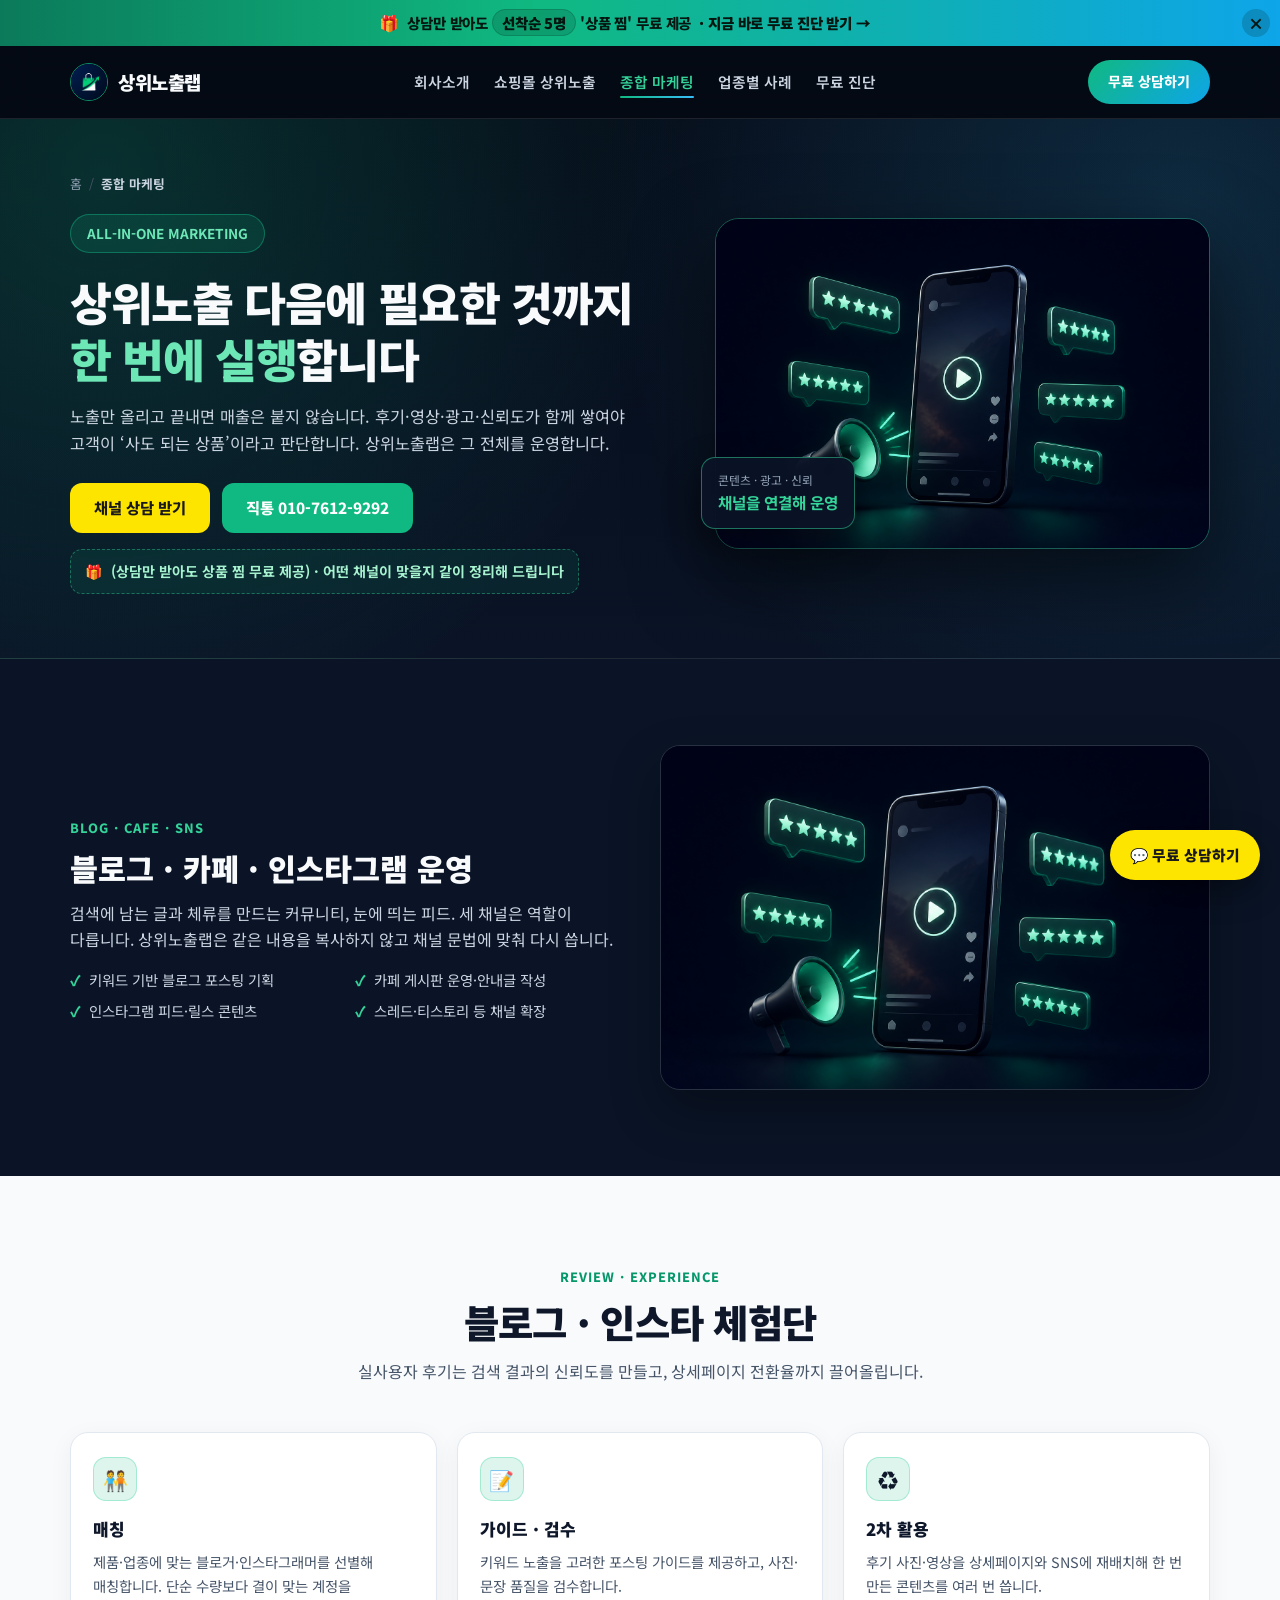
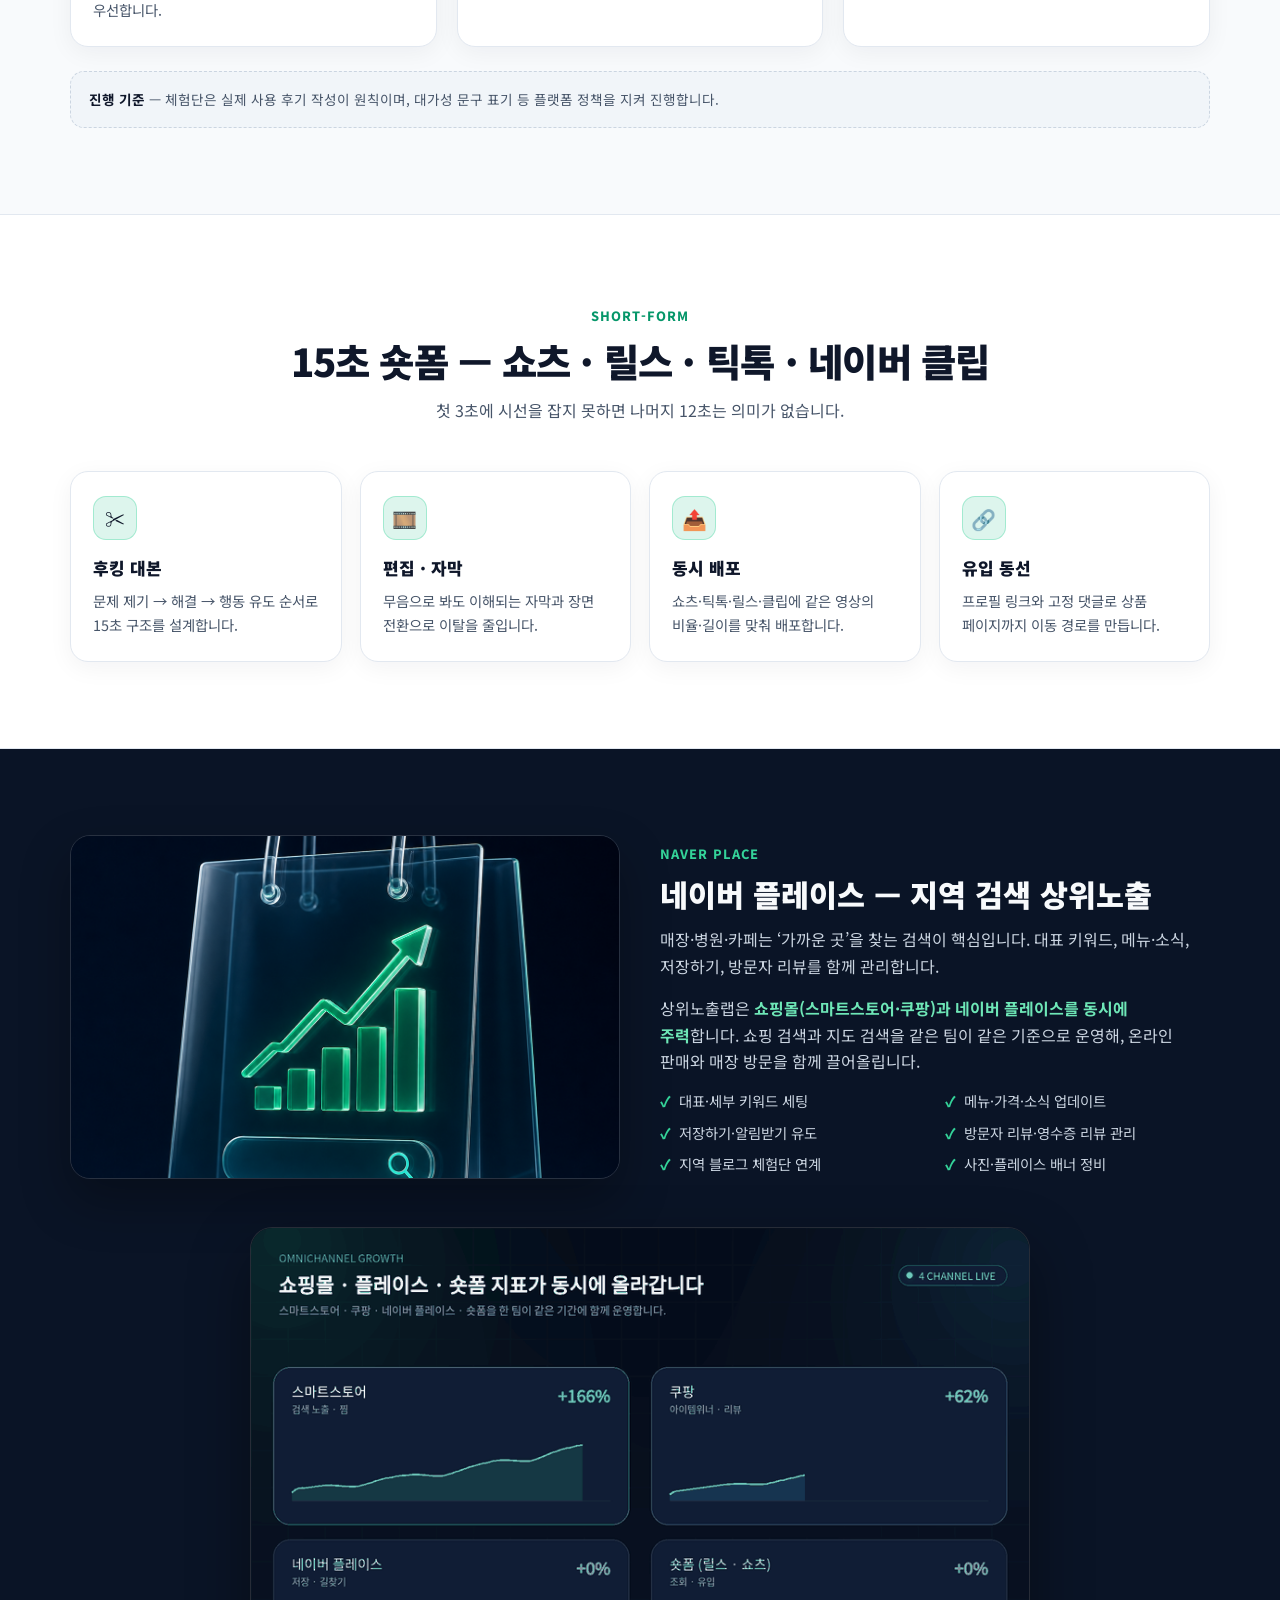
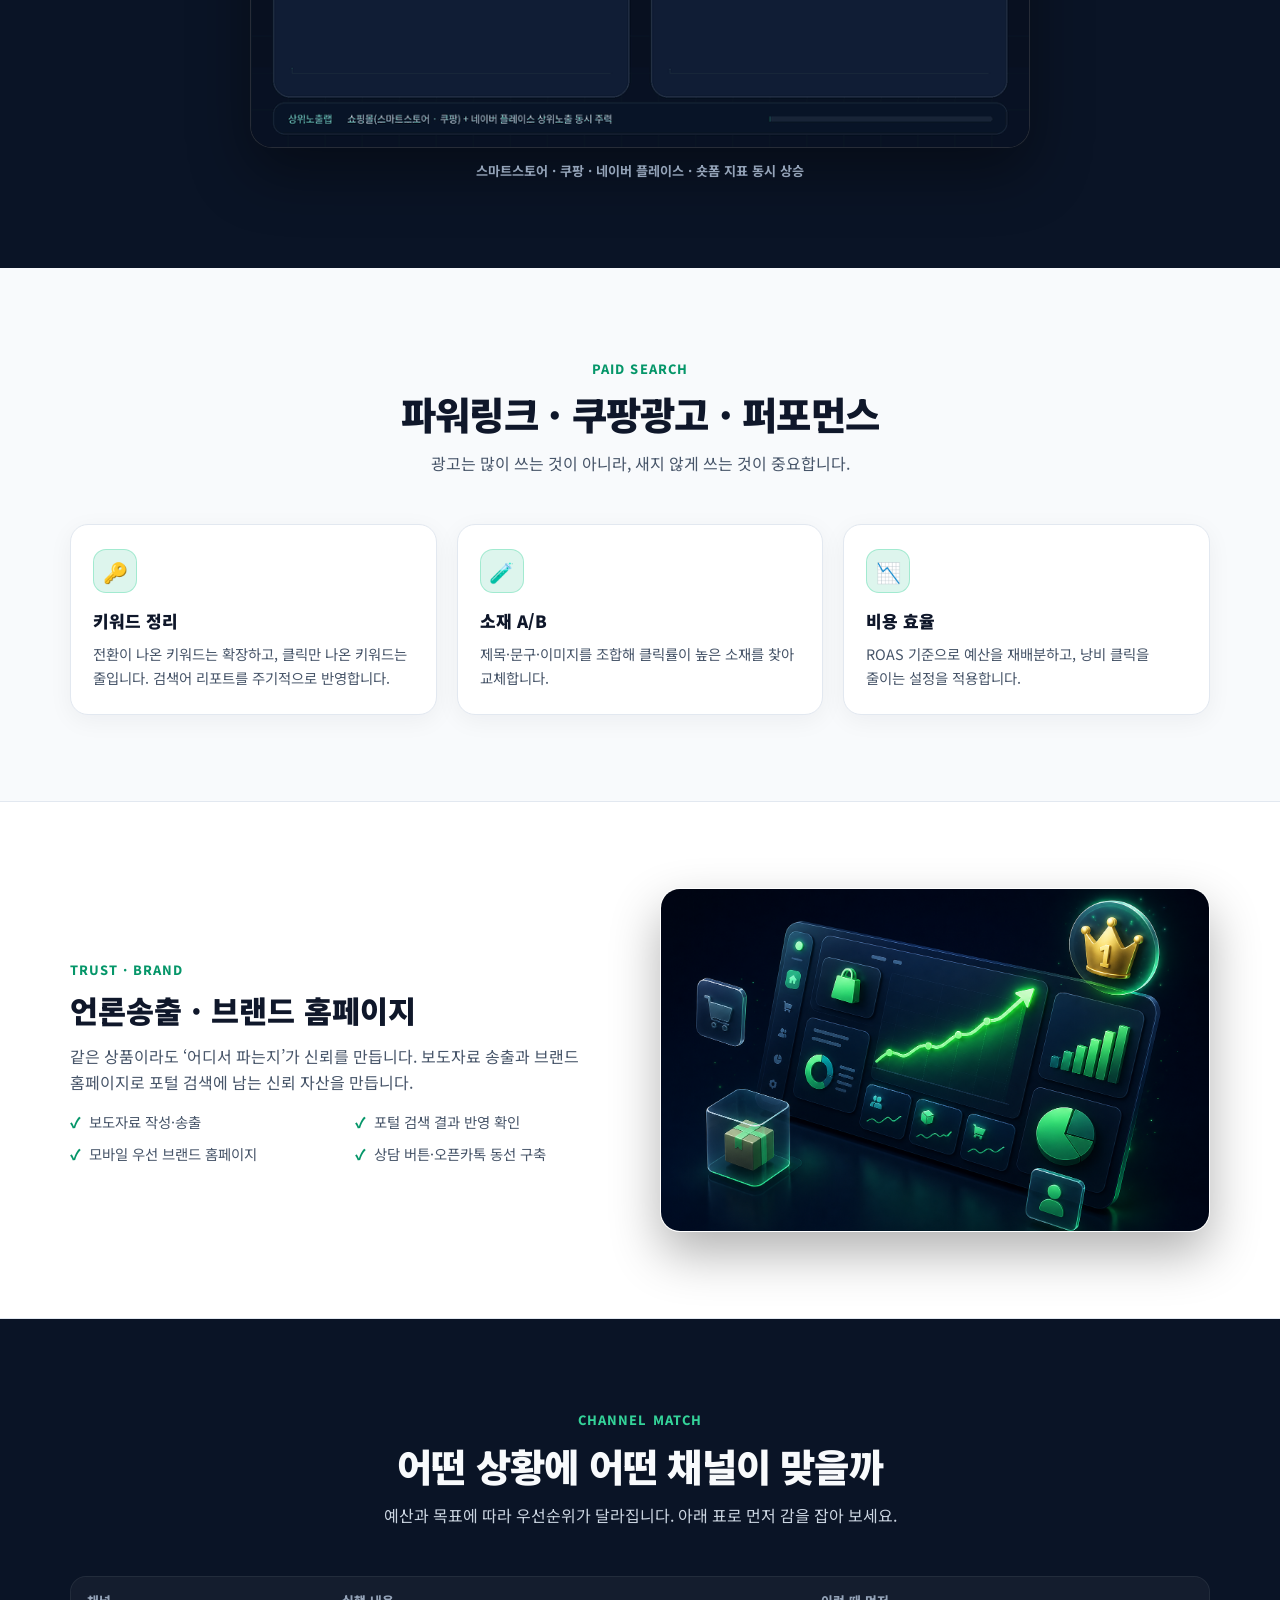
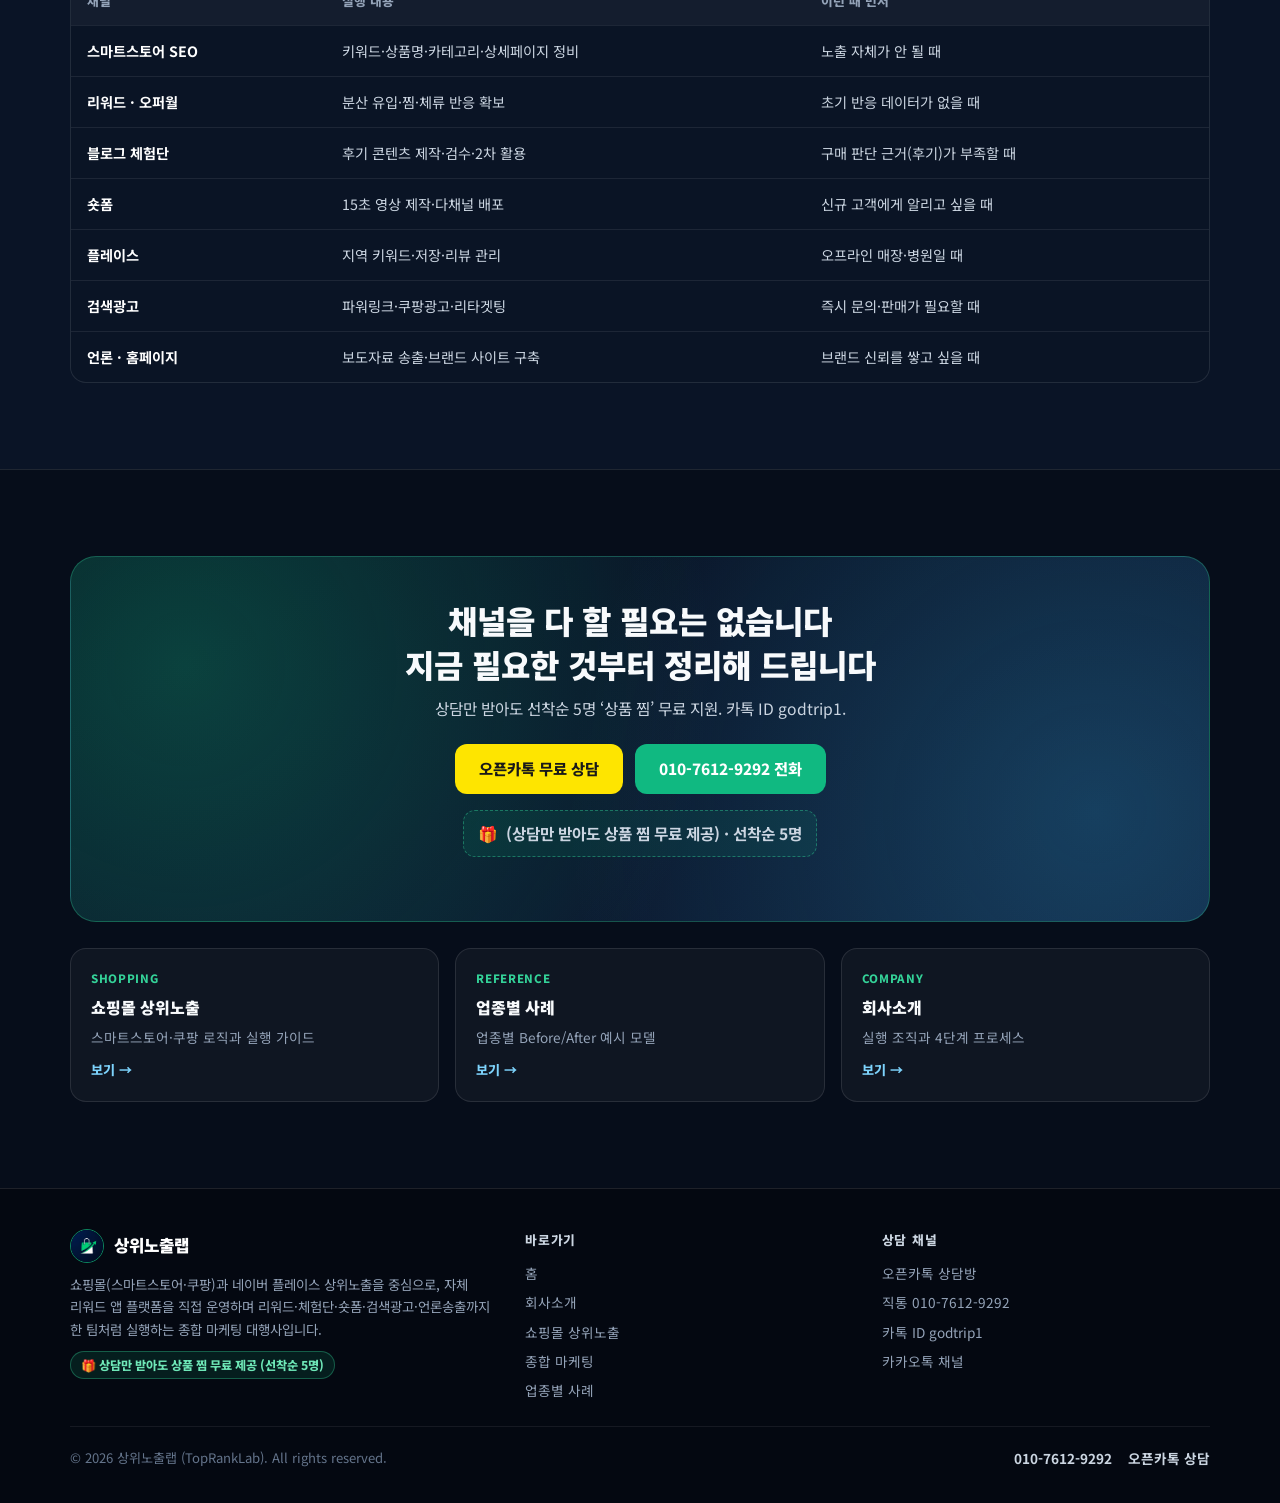
<file: marketing.html>
<!DOCTYPE html>
<html lang="ko">
<head>
  <meta charset="UTF-8" />
  <meta name="viewport" content="width=device-width, initial-scale=1.0" />
  <title>종합 마케팅 | 상위노출랩 — SNS · 블로그 · 체험단 · 숏폼 · 검색광고 통합 대행</title>
  <meta name="description" content="블로그·카페·인스타그램 운영, 체험단, 15초 숏폼, 네이버 플레이스, 파워링크·쿠팡광고, 언론송출·홈페이지까지. 상위노출랩이 채널별 실행 내용과 적합한 상황을 정리했습니다." />
  <meta property="og:type" content="article" />
  <meta property="og:title" content="종합 마케팅 | 상위노출랩" />
  <meta property="og:description" content="SNS·블로그·카페·체험단·숏폼·검색광고 통합 대행." />
  <meta property="og:url" content="https://topranklab.github.io/marketing.html" />
  <meta property="og:image" content="https://topranklab.github.io/media-visual.png" />
  <link rel="canonical" href="https://topranklab.github.io/marketing.html" />
  <link rel="icon" type="image/png" href="logo.png" />
  <link rel="preconnect" href="https://fonts.googleapis.com" />
  <link rel="preconnect" href="https://fonts.gstatic.com" crossorigin />
  <link href="https://fonts.googleapis.com/css2?family=Noto+Sans+KR:wght@400;500;600;700;800;900&display=swap" rel="stylesheet" />
  <link rel="stylesheet" href="styles.css?v=4" />
  <script src="app.js" defer></script>
</head>
<body>

  <div class="promo-bar" id="promoBar" role="region" aria-label="선착순 혜택 안내">
    <div class="container promo-inner">
      <a class="promo-link" href="index.html#contact">
        <span class="promo-gift" aria-hidden="true">🎁</span>
        <span>상담만 받아도 <span class="promo-key">선착순 5명</span> '상품 찜' 무료 제공</span>
        <span class="promo-go">· 지금 바로 무료 진단 받기 →</span>
      </a>
      <button class="promo-close" id="promoClose" type="button" aria-label="배너 닫기">×</button>
    </div>
  </div>

  <header class="site-header">
    <div class="container nav">
      <a href="index.html" class="brand">
        <img src="logo.png" alt="상위노출랩 로고" />
        <span>상위노출랩</span>
      </a>
      <ul class="nav-links">
        <li><a href="about.html">회사소개</a></li>
        <li><a href="shopping.html">쇼핑몰 상위노출</a></li>
        <li><a href="marketing.html" class="active">종합 마케팅</a></li>
        <li><a href="cases.html">업종별 사례</a></li>
        <li><a href="index.html#contact">무료 진단</a></li>
      </ul>
      <div class="nav-actions">
        <a href="https://open.kakao.com/o/sjZETlYi" target="_blank" rel="noopener" class="nav-cta">무료 상담하기</a>
        <button class="menu-toggle" id="menuToggle" type="button" aria-label="메뉴 열기" aria-expanded="false" aria-controls="mobileMenu">☰</button>
      </div>
    </div>
    <nav class="mobile-menu" id="mobileMenu" aria-label="모바일 메뉴">
      <a href="index.html">홈</a>
      <a href="about.html">회사소개</a>
      <a href="shopping.html">쇼핑몰 상위노출</a>
      <a href="marketing.html">종합 마케팅</a>
      <a href="cases.html">업종별 사례</a>
      <a href="index.html#contact">무료 진단</a>
    </nav>
  </header>

  <main>
    <section class="page-hero">
      <div class="container page-hero-inner">
        <div>
          <nav class="crumb" aria-label="현재 위치">
            <a href="index.html">홈</a><span class="sep">/</span><span class="now">종합 마케팅</span>
          </nav>
          <span class="pill-badge">ALL-IN-ONE MARKETING</span>
          <h1>
            상위노출 다음에 필요한 것까지<br />
            <span style="color:#6ee7b7;">한 번에 실행</span>합니다
          </h1>
          <p class="lead">
            노출만 올리고 끝내면 매출은 붙지 않습니다. 후기·영상·광고·신뢰도가 함께 쌓여야
            고객이 ‘사도 되는 상품’이라고 판단합니다. 상위노출랩은 그 전체를 운영합니다.
          </p>
          <div class="cta-row">
            <a href="https://open.kakao.com/o/sjZETlYi" target="_blank" rel="noopener" class="btn btn-kakao">채널 상담 받기</a>
            <a href="tel:010-7612-9292" class="btn btn-emerald">직통 010-7612-9292</a>
          </div>
          <p class="cta-note">
            <span class="cta-note-ico" aria-hidden="true">🎁</span>
            <span>(상담만 받아도 상품 찜 무료 제공) · 어떤 채널이 맞을지 같이 정리해 드립니다</span>
          </p>
        </div>
        <div class="hero-visual-wrap">
          <div class="hero-visual-frame">
            <img src="media-visual.png" alt="숏폼·체험단 종합 마케팅 3D 비주얼" />
          </div>
          <div class="hero-float-badge">
            <small>콘텐츠 · 광고 · 신뢰</small>
            <strong>채널을 연결해 운영</strong>
          </div>
        </div>
      </div>
    </section>

    <!-- SNS · 블로그 · 카페 -->
    <section id="sns" class="dark-sec">
      <div class="container">
        <div class="split reveal">
          <div class="split-text">
            <span class="eyebrow">BLOG · CAFE · SNS</span>
            <h2>블로그 · 카페 · 인스타그램 운영</h2>
            <p>
              검색에 남는 글과 체류를 만드는 커뮤니티, 눈에 띄는 피드. 세 채널은 역할이 다릅니다.
              상위노출랩은 같은 내용을 복사하지 않고 채널 문법에 맞춰 다시 씁니다.
            </p>
            <ul class="checklist">
              <li>키워드 기반 블로그 포스팅 기획</li>
              <li>카페 게시판 운영·안내글 작성</li>
              <li>인스타그램 피드·릴스 콘텐츠</li>
              <li>스레드·티스토리 등 채널 확장</li>
            </ul>
          </div>
          <div class="split-visual">
            <img src="media-visual.png" alt="블로그·SNS 콘텐츠 운영 3D 비주얼" />
          </div>
        </div>
      </div>
    </section>

    <!-- 체험단 -->
    <section id="review" class="light-sec">
      <div class="container">
        <div class="sec-head reveal">
          <span class="eyebrow">REVIEW · EXPERIENCE</span>
          <h2>블로그 · 인스타 체험단</h2>
          <p>실사용자 후기는 검색 결과의 신뢰도를 만들고, 상세페이지 전환율까지 끌어올립니다.</p>
        </div>
        <div class="grid-3">
          <div class="info-card reveal">
            <span class="info-ico" aria-hidden="true">🧑‍🤝‍🧑</span>
            <h3>매칭</h3>
            <p>제품·업종에 맞는 블로거·인스타그래머를 선별해 매칭합니다. 단순 수량보다 결이 맞는 계정을 우선합니다.</p>
          </div>
          <div class="info-card reveal">
            <span class="info-ico" aria-hidden="true">📝</span>
            <h3>가이드 · 검수</h3>
            <p>키워드 노출을 고려한 포스팅 가이드를 제공하고, 사진·문장 품질을 검수합니다.</p>
          </div>
          <div class="info-card reveal">
            <span class="info-ico" aria-hidden="true">♻️</span>
            <h3>2차 활용</h3>
            <p>후기 사진·영상을 상세페이지와 SNS에 재배치해 한 번 만든 콘텐츠를 여러 번 씁니다.</p>
          </div>
        </div>
        <div class="note-box reveal" style="margin-top: 24px;">
          <strong>진행 기준</strong> — 체험단은 실제 사용 후기 작성이 원칙이며, 대가성 문구 표기 등 플랫폼 정책을 지켜 진행합니다.
        </div>
      </div>
    </section>

    <!-- 숏폼 -->
    <section id="short" class="white-sec">
      <div class="container">
        <div class="sec-head reveal">
          <span class="eyebrow">SHORT-FORM</span>
          <h2>15초 숏폼 — 쇼츠 · 릴스 · 틱톡 · 네이버 클립</h2>
          <p>첫 3초에 시선을 잡지 못하면 나머지 12초는 의미가 없습니다.</p>
        </div>
        <div class="grid-4">
          <div class="info-card reveal">
            <span class="info-ico" aria-hidden="true">✂️</span>
            <h3>후킹 대본</h3>
            <p>문제 제기 → 해결 → 행동 유도 순서로 15초 구조를 설계합니다.</p>
          </div>
          <div class="info-card reveal">
            <span class="info-ico" aria-hidden="true">🎞️</span>
            <h3>편집 · 자막</h3>
            <p>무음으로 봐도 이해되는 자막과 장면 전환으로 이탈을 줄입니다.</p>
          </div>
          <div class="info-card reveal">
            <span class="info-ico" aria-hidden="true">📤</span>
            <h3>동시 배포</h3>
            <p>쇼츠·틱톡·릴스·클립에 같은 영상의 비율·길이를 맞춰 배포합니다.</p>
          </div>
          <div class="info-card reveal">
            <span class="info-ico" aria-hidden="true">🔗</span>
            <h3>유입 동선</h3>
            <p>프로필 링크와 고정 댓글로 상품 페이지까지 이동 경로를 만듭니다.</p>
          </div>
        </div>
      </div>
    </section>

    <!-- 플레이스 -->
    <section id="place" class="dark-sec">
      <div class="container">
        <div class="split rev reveal">
          <div class="split-text">
            <span class="eyebrow">NAVER PLACE</span>
            <h2>네이버 플레이스 — 지역 검색 상위노출</h2>
            <p>
              매장·병원·카페는 ‘가까운 곳’을 찾는 검색이 핵심입니다.
              대표 키워드, 메뉴·소식, 저장하기, 방문자 리뷰를 함께 관리합니다.
            </p>
            <p>
              상위노출랩은 <strong style="color:#6ee7b7;">쇼핑몰(스마트스토어·쿠팡)과 네이버 플레이스를 동시에 주력</strong>합니다.
              쇼핑 검색과 지도 검색을 같은 팀이 같은 기준으로 운영해, 온라인 판매와 매장 방문을 함께 끌어올립니다.
            </p>
            <ul class="checklist">
              <li>대표·세부 키워드 세팅</li>
              <li>메뉴·가격·소식 업데이트</li>
              <li>저장하기·알림받기 유도</li>
              <li>방문자 리뷰·영수증 리뷰 관리</li>
              <li>지역 블로그 체험단 연계</li>
              <li>사진·플레이스 배너 정비</li>
            </ul>
          </div>
          <div class="split-visual">
            <img src="commerce-visual.png" alt="네이버 플레이스 지역 노출 3D 비주얼" />
          </div>
        </div>

        <div class="gif-block reveal">
          <div class="gif-frame">
            <img src="omnichannel-flow.gif" width="840" height="560" loading="lazy" decoding="async"
                 alt="스마트스토어, 쿠팡, 네이버 플레이스, 숏폼 지표가 동시에 상승하는 4채널 지표 모션 그래픽" />
          </div>
          <p class="gif-caption">스마트스토어 · 쿠팡 · 네이버 플레이스 · 숏폼 지표 동시 상승</p>
        </div>
      </div>
    </section>

    <!-- 검색광고 -->
    <section id="ads" class="light-sec">
      <div class="container">
        <div class="sec-head reveal">
          <span class="eyebrow">PAID SEARCH</span>
          <h2>파워링크 · 쿠팡광고 · 퍼포먼스</h2>
          <p>광고는 많이 쓰는 것이 아니라, 새지 않게 쓰는 것이 중요합니다.</p>
        </div>
        <div class="grid-3">
          <div class="info-card reveal">
            <span class="info-ico" aria-hidden="true">🔑</span>
            <h3>키워드 정리</h3>
            <p>전환이 나온 키워드는 확장하고, 클릭만 나온 키워드는 줄입니다. 검색어 리포트를 주기적으로 반영합니다.</p>
          </div>
          <div class="info-card reveal">
            <span class="info-ico" aria-hidden="true">🧪</span>
            <h3>소재 A/B</h3>
            <p>제목·문구·이미지를 조합해 클릭률이 높은 소재를 찾아 교체합니다.</p>
          </div>
          <div class="info-card reveal">
            <span class="info-ico" aria-hidden="true">📉</span>
            <h3>비용 효율</h3>
            <p>ROAS 기준으로 예산을 재배분하고, 낭비 클릭을 줄이는 설정을 적용합니다.</p>
          </div>
        </div>
      </div>
    </section>

    <!-- 언론 · 홈페이지 -->
    <section id="web" class="white-sec">
      <div class="container">
        <div class="split reveal">
          <div class="split-text">
            <span class="eyebrow">TRUST · BRAND</span>
            <h2>언론송출 · 브랜드 홈페이지</h2>
            <p>
              같은 상품이라도 ‘어디서 파는지’가 신뢰를 만듭니다.
              보도자료 송출과 브랜드 홈페이지로 포털 검색에 남는 신뢰 자산을 만듭니다.
            </p>
            <ul class="checklist">
              <li>보도자료 작성·송출</li>
              <li>포털 검색 결과 반영 확인</li>
              <li>모바일 우선 브랜드 홈페이지</li>
              <li>상담 버튼·오픈카톡 동선 구축</li>
            </ul>
          </div>
          <div class="split-visual">
            <img src="hero-visual.png" alt="브랜드 홈페이지·언론송출 3D 비주얼" />
          </div>
        </div>
      </div>
    </section>

    <!-- 채널 비교 -->
    <section class="dark-sec">
      <div class="container">
        <div class="sec-head reveal">
          <span class="eyebrow">CHANNEL MATCH</span>
          <h2>어떤 상황에 어떤 채널이 맞을까</h2>
          <p>예산과 목표에 따라 우선순위가 달라집니다. 아래 표로 먼저 감을 잡아 보세요.</p>
        </div>
        <div class="table-wrap reveal">
          <table class="cmp">
            <thead>
              <tr><th>채널</th><th>실행 내용</th><th>이런 때 먼저</th></tr>
            </thead>
            <tbody>
              <tr>
                <td><strong>스마트스토어 SEO</strong></td>
                <td>키워드·상품명·카테고리·상세페이지 정비</td>
                <td>노출 자체가 안 될 때</td>
              </tr>
              <tr>
                <td><strong>리워드 · 오퍼월</strong></td>
                <td>분산 유입·찜·체류 반응 확보</td>
                <td>초기 반응 데이터가 없을 때</td>
              </tr>
              <tr>
                <td><strong>블로그 체험단</strong></td>
                <td>후기 콘텐츠 제작·검수·2차 활용</td>
                <td>구매 판단 근거(후기)가 부족할 때</td>
              </tr>
              <tr>
                <td><strong>숏폼</strong></td>
                <td>15초 영상 제작·다채널 배포</td>
                <td>신규 고객에게 알리고 싶을 때</td>
              </tr>
              <tr>
                <td><strong>플레이스</strong></td>
                <td>지역 키워드·저장·리뷰 관리</td>
                <td>오프라인 매장·병원일 때</td>
              </tr>
              <tr>
                <td><strong>검색광고</strong></td>
                <td>파워링크·쿠팡광고·리타겟팅</td>
                <td>즉시 문의·판매가 필요할 때</td>
              </tr>
              <tr>
                <td><strong>언론 · 홈페이지</strong></td>
                <td>보도자료 송출·브랜드 사이트 구축</td>
                <td>브랜드 신뢰를 쌓고 싶을 때</td>
              </tr>
            </tbody>
          </table>
        </div>
      </div>
    </section>

    <section class="deep-sec">
      <div class="container">
        <div class="cta-band reveal">
          <h2>채널을 다 할 필요는 없습니다<br />지금 필요한 것부터 정리해 드립니다</h2>
          <p>상담만 받아도 선착순 5명 ‘상품 찜’ 무료 지원. 카톡 ID godtrip1.</p>
          <div class="cta-row">
            <a href="https://open.kakao.com/o/sjZETlYi" target="_blank" rel="noopener" class="btn btn-kakao">오픈카톡 무료 상담</a>
            <a href="tel:010-7612-9292" class="btn btn-emerald">010-7612-9292 전화</a>
          </div>
          <p class="cta-note">
            <span class="cta-note-ico" aria-hidden="true">🎁</span>
            <span>(상담만 받아도 상품 찜 무료 제공) · 선착순 5명</span>
          </p>
        </div>

        <div class="next-links" style="margin-top: 26px;">
          <a class="next-link" href="shopping.html">
            <small>SHOPPING</small><strong>쇼핑몰 상위노출</strong>
            <span>스마트스토어·쿠팡 로직과 실행 가이드</span><span class="go">보기 →</span>
          </a>
          <a class="next-link" href="cases.html">
            <small>REFERENCE</small><strong>업종별 사례</strong>
            <span>업종별 Before/After 예시 모델</span><span class="go">보기 →</span>
          </a>
          <a class="next-link" href="about.html">
            <small>COMPANY</small><strong>회사소개</strong>
            <span>실행 조직과 4단계 프로세스</span><span class="go">보기 →</span>
          </a>
        </div>
      </div>
    </section>
  </main>

  <a href="https://open.kakao.com/o/sjZETlYi" target="_blank" rel="noopener" class="floating-cta">💬 무료 상담하기</a>

  <div class="mobile-cta" aria-label="빠른 상담">
    <a class="mcta-btn mcta-tel" href="tel:010-7612-9292">
      <span class="mcta-ico" aria-hidden="true">📞</span>
      <span class="mcta-txt"><strong>전화 상담</strong><small>010-7612-9292</small></span>
    </a>
    <a class="mcta-btn mcta-kakao" href="https://open.kakao.com/o/sjZETlYi" target="_blank" rel="noopener">
      <span class="mcta-ico" aria-hidden="true">💬</span>
      <span class="mcta-txt"><strong>오픈카톡 무료상담</strong><small>상품 찜 무료 제공</small></span>
    </a>
  </div>

  <footer class="site-footer">
    <div class="container">
      <div class="footer-top">
        <div>
          <div class="footer-brand">
            <img src="logo.png" alt="상위노출랩 로고" />
            <span>상위노출랩</span>
          </div>
          <p class="footer-desc">
            쇼핑몰(스마트스토어·쿠팡)과 네이버 플레이스 상위노출을 중심으로,
            자체 리워드 앱 플랫폼을 직접 운영하며 리워드·체험단·숏폼·검색광고·언론송출까지
            한 팀처럼 실행하는 종합 마케팅 대행사입니다.
          </p>
          <span class="free-badge">🎁 상담만 받아도 상품 찜 무료 제공 (선착순 5명)</span>
        </div>
        <div class="footer-col">
          <h4>바로가기</h4>
          <ul>
            <li><a href="index.html">홈</a></li>
            <li><a href="about.html">회사소개</a></li>
            <li><a href="shopping.html">쇼핑몰 상위노출</a></li>
            <li><a href="marketing.html">종합 마케팅</a></li>
            <li><a href="cases.html">업종별 사례</a></li>
          </ul>
        </div>
        <div class="footer-col">
          <h4>상담 채널</h4>
          <ul>
            <li><a href="https://open.kakao.com/o/sjZETlYi" target="_blank" rel="noopener">오픈카톡 상담방</a></li>
            <li><a href="tel:010-7612-9292">직통 010-7612-9292</a></li>
            <li><span>카톡 ID godtrip1</span></li>
            <li><a href="http://pf.kakao.com/_VixavX" target="_blank" rel="noopener">카카오톡 채널</a></li>
          </ul>
        </div>
      </div>
      <div class="footer-bottom">
        <div>© 2026 상위노출랩 (TopRankLab). All rights reserved.</div>
        <div class="footer-contact">
          <a href="tel:010-7612-9292">010-7612-9292</a>
          <a href="https://open.kakao.com/o/sjZETlYi" target="_blank" rel="noopener">오픈카톡 상담</a>
        </div>
      </div>
    </div>
  </footer>

</body>
</html>
</file>
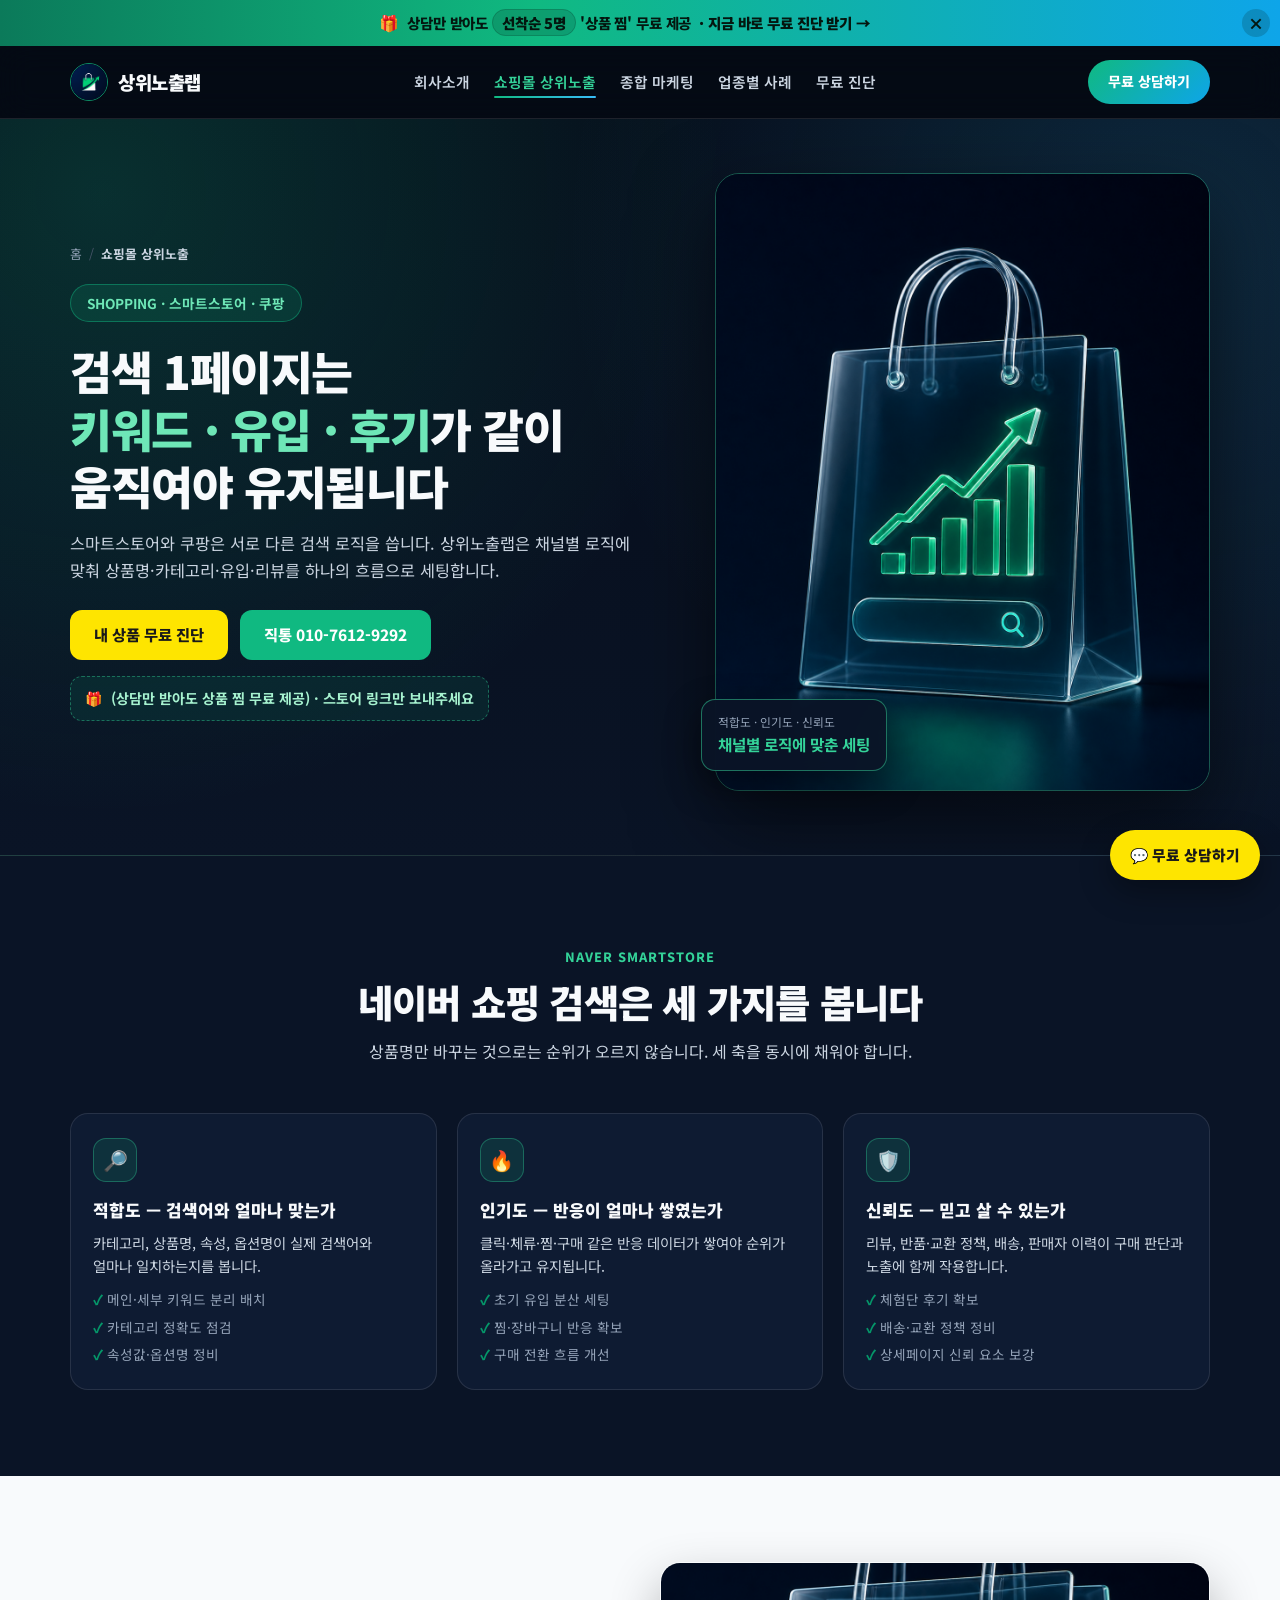
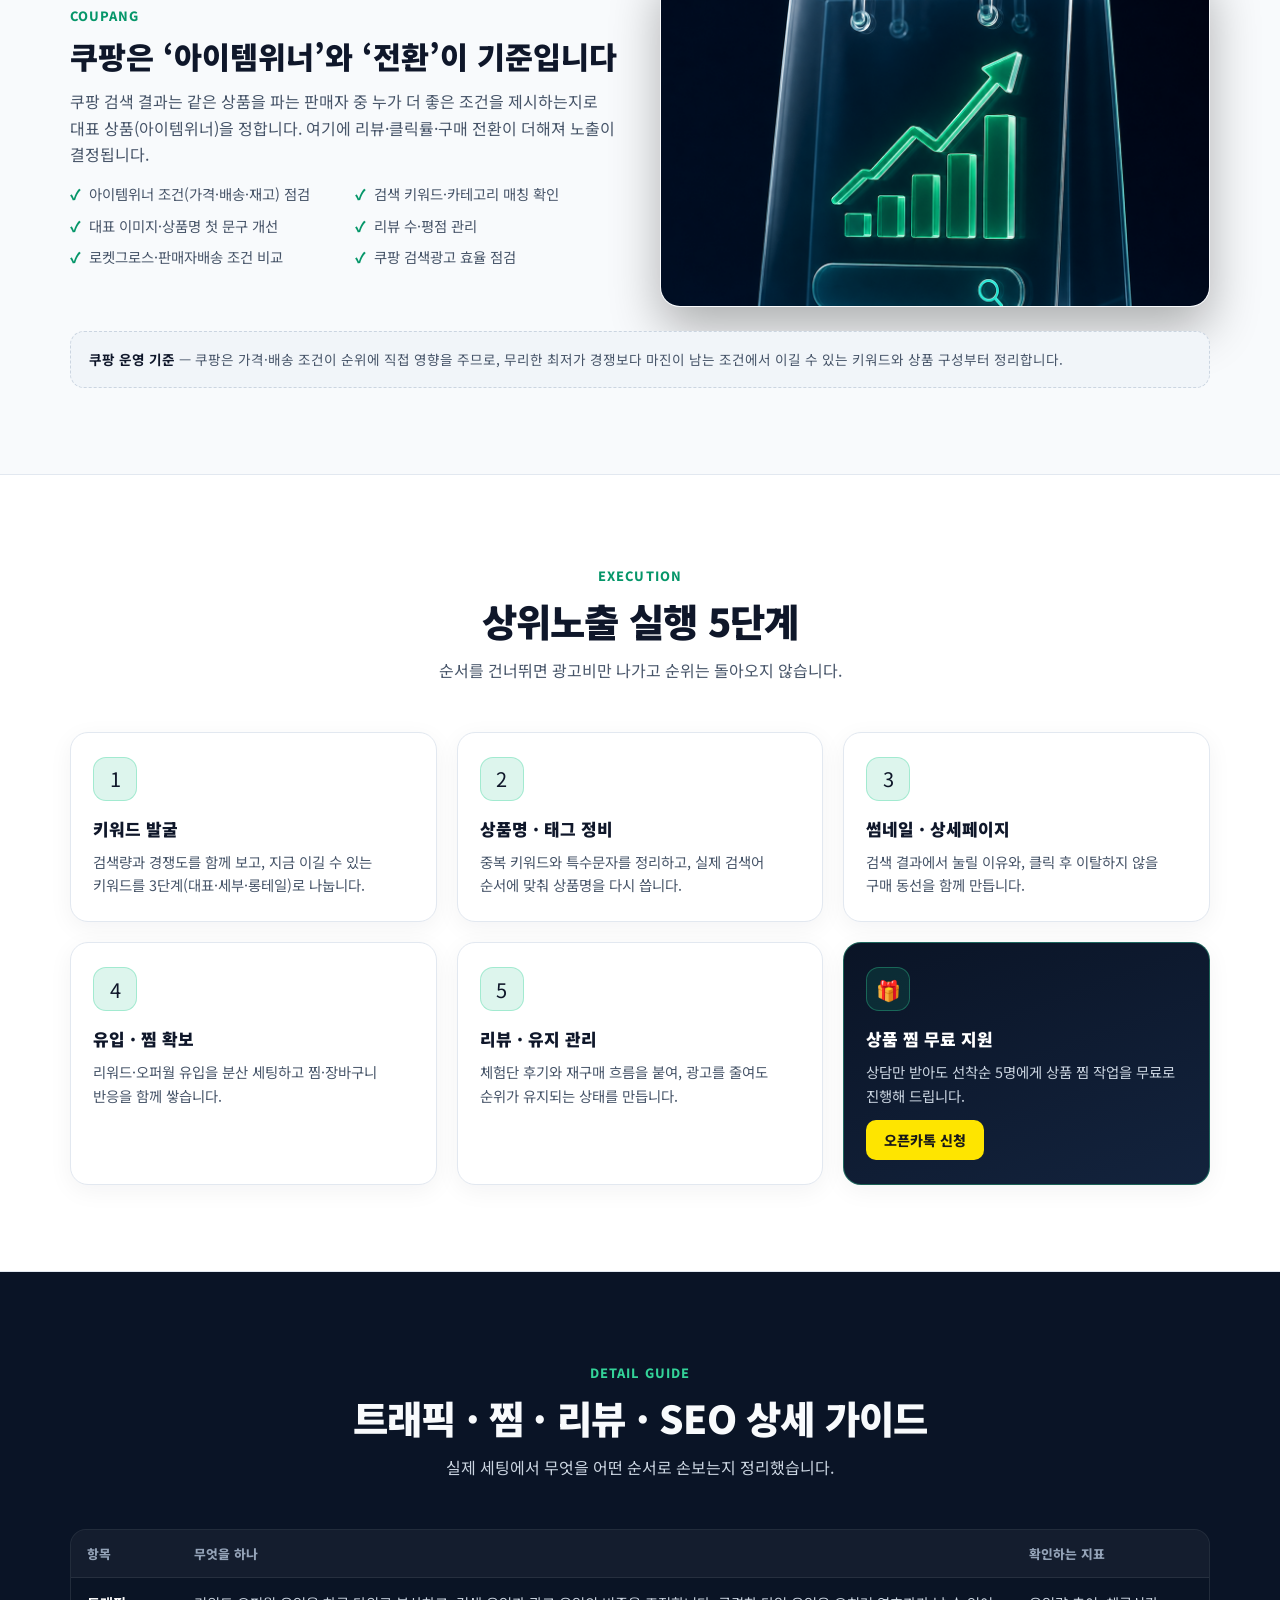
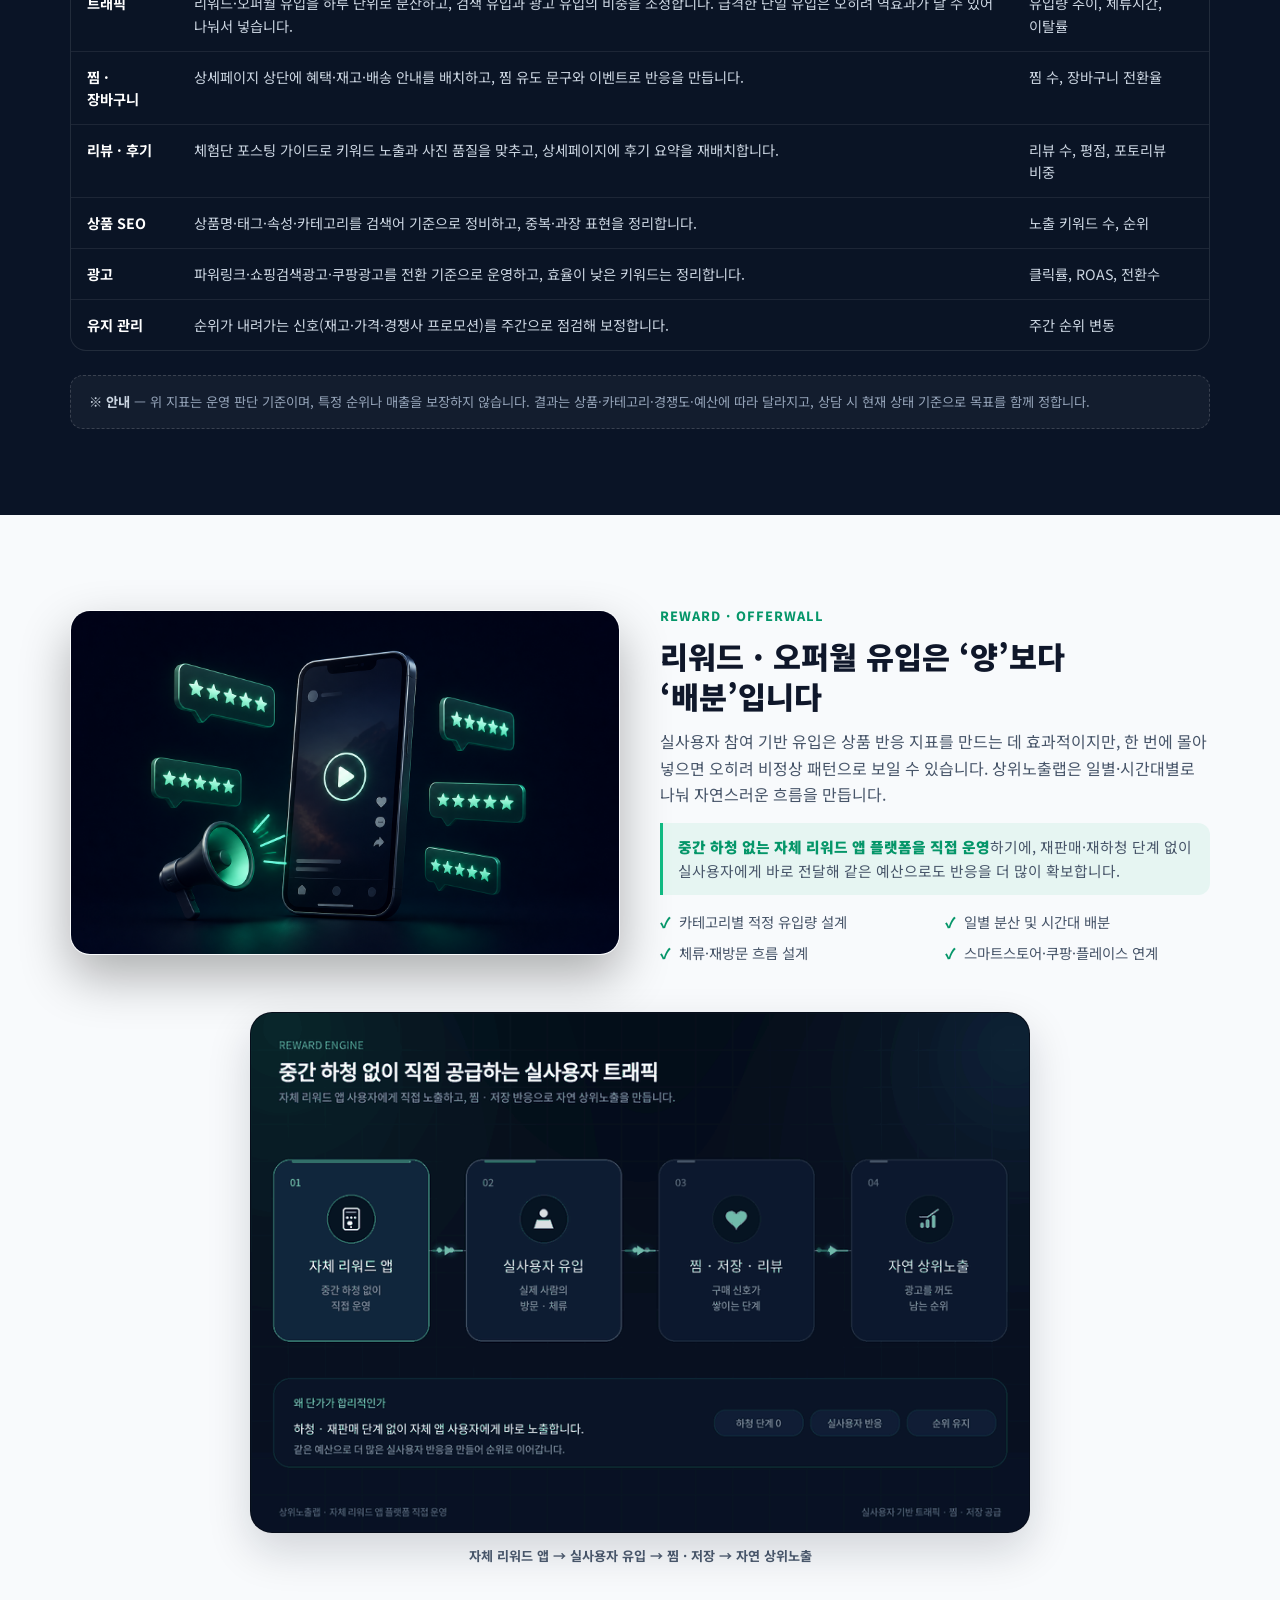
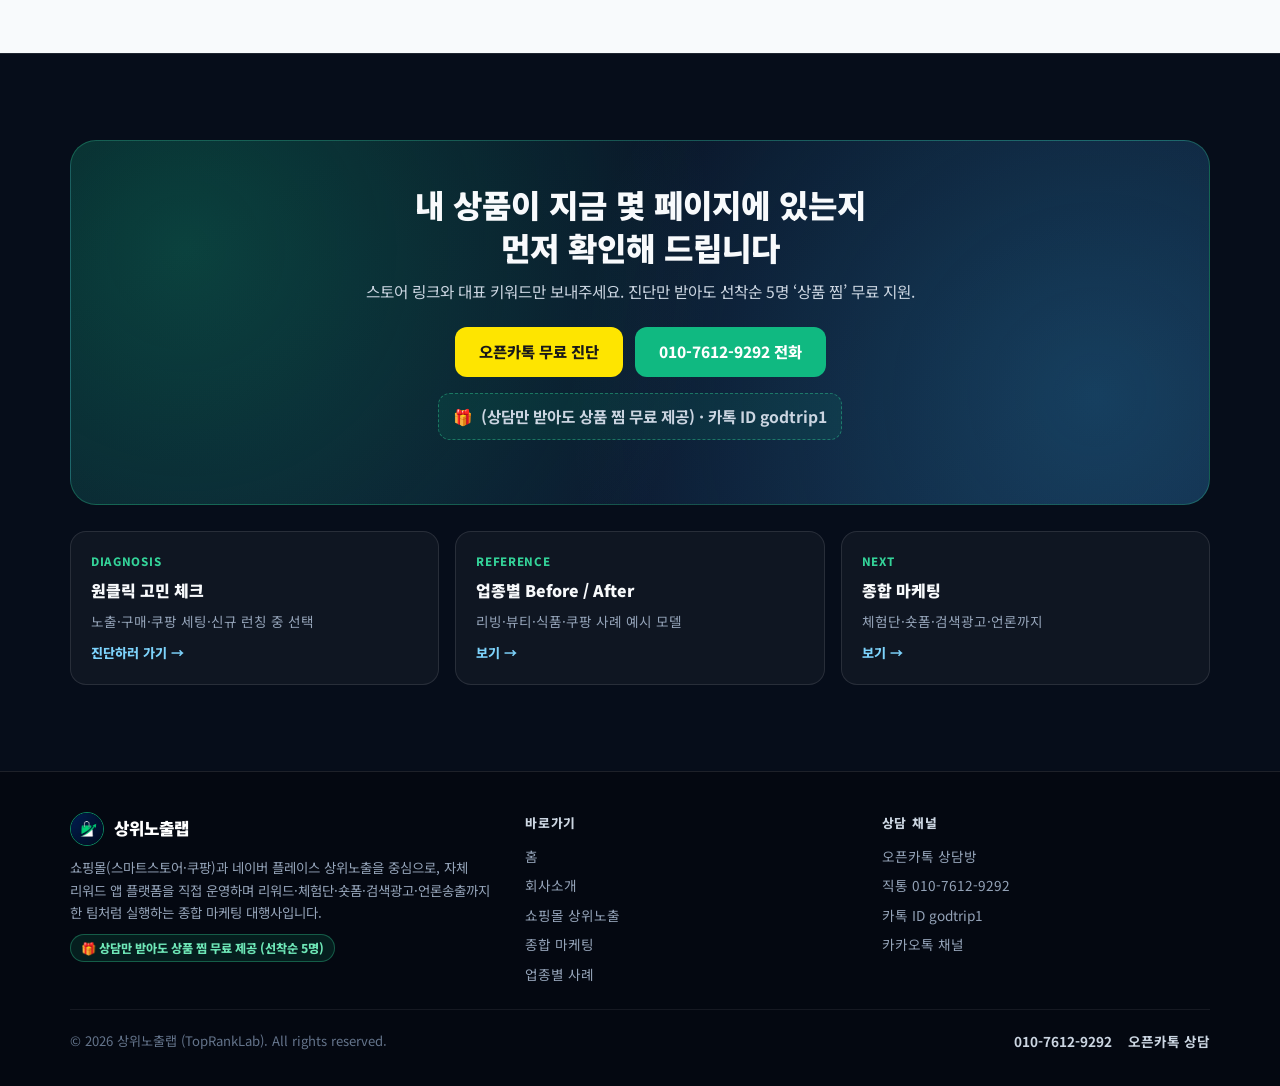
<file: shopping.html>
<!DOCTYPE html>
<html lang="ko">
<head>
  <meta charset="UTF-8" />
  <meta name="viewport" content="width=device-width, initial-scale=1.0" />
  <title>쇼핑몰 상위노출 | 상위노출랩 — 스마트스토어 · 쿠팡 검색 최적화</title>
  <meta name="description" content="네이버 스마트스토어 적합도·인기도·신뢰도와 쿠팡 아이템위너 구조를 기준으로 상품을 검색 1페이지에 올리는 실행 가이드. 키워드 선정, 상품명·태그, 트래픽·찜·리뷰·SEO, 리워드·오퍼월 유입까지 상위노출랩이 정리했습니다." />
  <meta property="og:type" content="article" />
  <meta property="og:title" content="쇼핑몰 상위노출 | 상위노출랩" />
  <meta property="og:description" content="스마트스토어·쿠팡 검색 로직과 트래픽·찜·리뷰·SEO 실행 가이드." />
  <meta property="og:url" content="https://topranklab.github.io/shopping.html" />
  <meta property="og:image" content="https://topranklab.github.io/commerce-visual.png" />
  <link rel="canonical" href="https://topranklab.github.io/shopping.html" />
  <link rel="icon" type="image/png" href="logo.png" />
  <link rel="preconnect" href="https://fonts.googleapis.com" />
  <link rel="preconnect" href="https://fonts.gstatic.com" crossorigin />
  <link href="https://fonts.googleapis.com/css2?family=Noto+Sans+KR:wght@400;500;600;700;800;900&display=swap" rel="stylesheet" />
  <link rel="stylesheet" href="styles.css?v=4" />
  <script src="app.js" defer></script>
</head>
<body>

  <div class="promo-bar" id="promoBar" role="region" aria-label="선착순 혜택 안내">
    <div class="container promo-inner">
      <a class="promo-link" href="index.html#contact">
        <span class="promo-gift" aria-hidden="true">🎁</span>
        <span>상담만 받아도 <span class="promo-key">선착순 5명</span> '상품 찜' 무료 제공</span>
        <span class="promo-go">· 지금 바로 무료 진단 받기 →</span>
      </a>
      <button class="promo-close" id="promoClose" type="button" aria-label="배너 닫기">×</button>
    </div>
  </div>

  <header class="site-header">
    <div class="container nav">
      <a href="index.html" class="brand">
        <img src="logo.png" alt="상위노출랩 로고" />
        <span>상위노출랩</span>
      </a>
      <ul class="nav-links">
        <li><a href="about.html">회사소개</a></li>
        <li><a href="shopping.html" class="active">쇼핑몰 상위노출</a></li>
        <li><a href="marketing.html">종합 마케팅</a></li>
        <li><a href="cases.html">업종별 사례</a></li>
        <li><a href="index.html#contact">무료 진단</a></li>
      </ul>
      <div class="nav-actions">
        <a href="https://open.kakao.com/o/sjZETlYi" target="_blank" rel="noopener" class="nav-cta">무료 상담하기</a>
        <button class="menu-toggle" id="menuToggle" type="button" aria-label="메뉴 열기" aria-expanded="false" aria-controls="mobileMenu">☰</button>
      </div>
    </div>
    <nav class="mobile-menu" id="mobileMenu" aria-label="모바일 메뉴">
      <a href="index.html">홈</a>
      <a href="about.html">회사소개</a>
      <a href="shopping.html">쇼핑몰 상위노출</a>
      <a href="marketing.html">종합 마케팅</a>
      <a href="cases.html">업종별 사례</a>
      <a href="index.html#contact">무료 진단</a>
    </nav>
  </header>

  <main>
    <section class="page-hero">
      <div class="container page-hero-inner">
        <div>
          <nav class="crumb" aria-label="현재 위치">
            <a href="index.html">홈</a><span class="sep">/</span><span class="now">쇼핑몰 상위노출</span>
          </nav>
          <span class="pill-badge">SHOPPING · 스마트스토어 · 쿠팡</span>
          <h1>
            검색 1페이지는<br />
            <span style="color:#6ee7b7;">키워드 · 유입 · 후기</span>가 같이 움직여야 유지됩니다
          </h1>
          <p class="lead">
            스마트스토어와 쿠팡은 서로 다른 검색 로직을 씁니다. 상위노출랩은 채널별 로직에 맞춰
            상품명·카테고리·유입·리뷰를 하나의 흐름으로 세팅합니다.
          </p>
          <div class="cta-row">
            <a href="https://open.kakao.com/o/sjZETlYi" target="_blank" rel="noopener" class="btn btn-kakao">내 상품 무료 진단</a>
            <a href="tel:010-7612-9292" class="btn btn-emerald">직통 010-7612-9292</a>
          </div>
          <p class="cta-note">
            <span class="cta-note-ico" aria-hidden="true">🎁</span>
            <span>(상담만 받아도 상품 찜 무료 제공) · 스토어 링크만 보내주세요</span>
          </p>
        </div>
        <div class="hero-visual-wrap">
          <div class="hero-visual-frame">
            <img src="commerce-visual.png" alt="쇼핑몰 상위노출 및 리워드 마케팅 3D 비주얼" />
          </div>
          <div class="hero-float-badge">
            <small>적합도 · 인기도 · 신뢰도</small>
            <strong>채널별 로직에 맞춘 세팅</strong>
          </div>
        </div>
      </div>
    </section>

    <!-- 스마트스토어 로직 -->
    <section class="dark-sec">
      <div class="container">
        <div class="sec-head reveal">
          <span class="eyebrow">NAVER SMARTSTORE</span>
          <h2>네이버 쇼핑 검색은 세 가지를 봅니다</h2>
          <p>상품명만 바꾸는 것으로는 순위가 오르지 않습니다. 세 축을 동시에 채워야 합니다.</p>
        </div>

        <div class="grid-3">
          <div class="info-card reveal">
            <span class="info-ico" aria-hidden="true">🔎</span>
            <h3>적합도 — 검색어와 얼마나 맞는가</h3>
            <p>카테고리, 상품명, 속성, 옵션명이 실제 검색어와 얼마나 일치하는지를 봅니다.</p>
            <ul>
              <li>메인·세부 키워드 분리 배치</li>
              <li>카테고리 정확도 점검</li>
              <li>속성값·옵션명 정비</li>
            </ul>
          </div>
          <div class="info-card reveal">
            <span class="info-ico" aria-hidden="true">🔥</span>
            <h3>인기도 — 반응이 얼마나 쌓였는가</h3>
            <p>클릭·체류·찜·구매 같은 반응 데이터가 쌓여야 순위가 올라가고 유지됩니다.</p>
            <ul>
              <li>초기 유입 분산 세팅</li>
              <li>찜·장바구니 반응 확보</li>
              <li>구매 전환 흐름 개선</li>
            </ul>
          </div>
          <div class="info-card reveal">
            <span class="info-ico" aria-hidden="true">🛡️</span>
            <h3>신뢰도 — 믿고 살 수 있는가</h3>
            <p>리뷰, 반품·교환 정책, 배송, 판매자 이력이 구매 판단과 노출에 함께 작용합니다.</p>
            <ul>
              <li>체험단 후기 확보</li>
              <li>배송·교환 정책 정비</li>
              <li>상세페이지 신뢰 요소 보강</li>
            </ul>
          </div>
        </div>
      </div>
    </section>

    <!-- 쿠팡 -->
    <section id="coupang" class="light-sec">
      <div class="container">
        <div class="split reveal">
          <div class="split-text">
            <span class="eyebrow">COUPANG</span>
            <h2>쿠팡은 ‘아이템위너’와 ‘전환’이 기준입니다</h2>
            <p>
              쿠팡 검색 결과는 같은 상품을 파는 판매자 중 누가 더 좋은 조건을 제시하는지로 대표 상품(아이템위너)을 정합니다.
              여기에 리뷰·클릭률·구매 전환이 더해져 노출이 결정됩니다.
            </p>
            <ul class="checklist">
              <li>아이템위너 조건(가격·배송·재고) 점검</li>
              <li>검색 키워드·카테고리 매칭 확인</li>
              <li>대표 이미지·상품명 첫 문구 개선</li>
              <li>리뷰 수·평점 관리</li>
              <li>로켓그로스·판매자배송 조건 비교</li>
              <li>쿠팡 검색광고 효율 점검</li>
            </ul>
          </div>
          <div class="split-visual">
            <img src="commerce-visual.png" alt="쿠팡 상위노출 세팅 3D 비주얼" />
          </div>
        </div>

        <div class="note-box reveal" style="margin-top: 24px;">
          <strong>쿠팡 운영 기준</strong> — 쿠팡은 가격·배송 조건이 순위에 직접 영향을 주므로, 무리한 최저가 경쟁보다
          마진이 남는 조건에서 이길 수 있는 키워드와 상품 구성부터 정리합니다.
        </div>
      </div>
    </section>

    <!-- 실행 5단계 -->
    <section class="white-sec">
      <div class="container">
        <div class="sec-head reveal">
          <span class="eyebrow">EXECUTION</span>
          <h2>상위노출 실행 5단계</h2>
          <p>순서를 건너뛰면 광고비만 나가고 순위는 돌아오지 않습니다.</p>
        </div>

        <div class="grid-3">
          <div class="info-card reveal">
            <span class="info-ico" aria-hidden="true">1</span>
            <h3>키워드 발굴</h3>
            <p>검색량과 경쟁도를 함께 보고, 지금 이길 수 있는 키워드를 3단계(대표·세부·롱테일)로 나눕니다.</p>
          </div>
          <div class="info-card reveal">
            <span class="info-ico" aria-hidden="true">2</span>
            <h3>상품명 · 태그 정비</h3>
            <p>중복 키워드와 특수문자를 정리하고, 실제 검색어 순서에 맞춰 상품명을 다시 씁니다.</p>
          </div>
          <div class="info-card reveal">
            <span class="info-ico" aria-hidden="true">3</span>
            <h3>썸네일 · 상세페이지</h3>
            <p>검색 결과에서 눌릴 이유와, 클릭 후 이탈하지 않을 구매 동선을 함께 만듭니다.</p>
          </div>
          <div class="info-card reveal">
            <span class="info-ico" aria-hidden="true">4</span>
            <h3>유입 · 찜 확보</h3>
            <p>리워드·오퍼월 유입을 분산 세팅하고 찜·장바구니 반응을 함께 쌓습니다.</p>
          </div>
          <div class="info-card reveal">
            <span class="info-ico" aria-hidden="true">5</span>
            <h3>리뷰 · 유지 관리</h3>
            <p>체험단 후기와 재구매 흐름을 붙여, 광고를 줄여도 순위가 유지되는 상태를 만듭니다.</p>
          </div>
          <div class="info-card reveal" style="background:linear-gradient(160deg,#0a1426,#13233d);border-color:rgba(52,211,153,.4);">
            <span class="info-ico" aria-hidden="true">🎁</span>
            <h3 style="color:#fff;">상품 찜 무료 지원</h3>
            <p style="color:#cbd5e1;">상담만 받아도 선착순 5명에게 상품 찜 작업을 무료로 진행해 드립니다.</p>
            <div class="cta-row" style="margin-top:12px;">
              <a href="https://open.kakao.com/o/sjZETlYi" target="_blank" rel="noopener" class="btn btn-kakao btn-sm">오픈카톡 신청</a>
            </div>
          </div>
        </div>
      </div>
    </section>

    <!-- 트래픽·찜·리뷰·SEO 가이드 -->
    <section class="dark-sec">
      <div class="container">
        <div class="sec-head reveal">
          <span class="eyebrow">DETAIL GUIDE</span>
          <h2>트래픽 · 찜 · 리뷰 · SEO 상세 가이드</h2>
          <p>실제 세팅에서 무엇을 어떤 순서로 손보는지 정리했습니다.</p>
        </div>

        <div class="table-wrap reveal">
          <table class="cmp">
            <thead>
              <tr>
                <th>항목</th>
                <th>무엇을 하나</th>
                <th>확인하는 지표</th>
              </tr>
            </thead>
            <tbody>
              <tr>
                <td><strong>트래픽</strong></td>
                <td>리워드·오퍼월 유입을 하루 단위로 분산하고, 검색 유입과 광고 유입의 비중을 조정합니다. 급격한 단일 유입은 오히려 역효과가 날 수 있어 나눠서 넣습니다.</td>
                <td>유입량 추이, 체류시간, 이탈률</td>
              </tr>
              <tr>
                <td><strong>찜 · 장바구니</strong></td>
                <td>상세페이지 상단에 혜택·재고·배송 안내를 배치하고, 찜 유도 문구와 이벤트로 반응을 만듭니다.</td>
                <td>찜 수, 장바구니 전환율</td>
              </tr>
              <tr>
                <td><strong>리뷰 · 후기</strong></td>
                <td>체험단 포스팅 가이드로 키워드 노출과 사진 품질을 맞추고, 상세페이지에 후기 요약을 재배치합니다.</td>
                <td>리뷰 수, 평점, 포토리뷰 비중</td>
              </tr>
              <tr>
                <td><strong>상품 SEO</strong></td>
                <td>상품명·태그·속성·카테고리를 검색어 기준으로 정비하고, 중복·과장 표현을 정리합니다.</td>
                <td>노출 키워드 수, 순위</td>
              </tr>
              <tr>
                <td><strong>광고</strong></td>
                <td>파워링크·쇼핑검색광고·쿠팡광고를 전환 기준으로 운영하고, 효율이 낮은 키워드는 정리합니다.</td>
                <td>클릭률, ROAS, 전환수</td>
              </tr>
              <tr>
                <td><strong>유지 관리</strong></td>
                <td>순위가 내려가는 신호(재고·가격·경쟁사 프로모션)를 주간으로 점검해 보정합니다.</td>
                <td>주간 순위 변동</td>
              </tr>
            </tbody>
          </table>
        </div>
        <p class="case-note reveal">
          <strong>※ 안내</strong> — 위 지표는 운영 판단 기준이며, 특정 순위나 매출을 보장하지 않습니다.
          결과는 상품·카테고리·경쟁도·예산에 따라 달라지고, 상담 시 현재 상태 기준으로 목표를 함께 정합니다.
        </p>
      </div>
    </section>

    <!-- 리워드 -->
    <section id="reward" class="light-sec">
      <div class="container">
        <div class="split rev reveal">
          <div class="split-text">
            <span class="eyebrow">REWARD · OFFERWALL</span>
            <h2>리워드 · 오퍼월 유입은 ‘양’보다 ‘배분’입니다</h2>
            <p>
              실사용자 참여 기반 유입은 상품 반응 지표를 만드는 데 효과적이지만,
              한 번에 몰아 넣으면 오히려 비정상 패턴으로 보일 수 있습니다.
              상위노출랩은 일별·시간대별로 나눠 자연스러운 흐름을 만듭니다.
            </p>
            <p class="reward-own">
              <strong>중간 하청 없는 자체 리워드 앱 플랫폼을 직접 운영</strong>하기에,
              재판매·재하청 단계 없이 실사용자에게 바로 전달해 같은 예산으로도 반응을 더 많이 확보합니다.
            </p>
            <ul class="checklist">
              <li>카테고리별 적정 유입량 설계</li>
              <li>일별 분산 및 시간대 배분</li>
              <li>체류·재방문 흐름 설계</li>
              <li>스마트스토어·쿠팡·플레이스 연계</li>
            </ul>
          </div>
          <div class="split-visual">
            <img src="media-visual.png" alt="리워드 유입 캠페인 3D 비주얼" />
          </div>
        </div>

        <div class="gif-block reveal">
          <div class="gif-frame">
            <img src="reward-engine.gif" width="840" height="560" loading="lazy" decoding="async"
                 alt="자체 리워드 앱에서 실사용자 유입, 찜·저장 반응을 거쳐 자연 상위노출로 이어지는 4단계 파이프라인 모션 그래픽" />
          </div>
          <p class="gif-caption">자체 리워드 앱 → 실사용자 유입 → 찜 · 저장 → 자연 상위노출</p>
        </div>
      </div>
    </section>

    <!-- CTA -->
    <section class="deep-sec">
      <div class="container">
        <div class="cta-band reveal">
          <h2>내 상품이 지금 몇 페이지에 있는지<br />먼저 확인해 드립니다</h2>
          <p>스토어 링크와 대표 키워드만 보내주세요. 진단만 받아도 선착순 5명 ‘상품 찜’ 무료 지원.</p>
          <div class="cta-row">
            <a href="https://open.kakao.com/o/sjZETlYi" target="_blank" rel="noopener" class="btn btn-kakao">오픈카톡 무료 진단</a>
            <a href="tel:010-7612-9292" class="btn btn-emerald">010-7612-9292 전화</a>
          </div>
          <p class="cta-note">
            <span class="cta-note-ico" aria-hidden="true">🎁</span>
            <span>(상담만 받아도 상품 찜 무료 제공) · 카톡 ID godtrip1</span>
          </p>
        </div>

        <div class="next-links" style="margin-top: 26px;">
          <a class="next-link" href="index.html#contact">
            <small>DIAGNOSIS</small><strong>원클릭 고민 체크</strong>
            <span>노출·구매·쿠팡 세팅·신규 런칭 중 선택</span><span class="go">진단하러 가기 →</span>
          </a>
          <a class="next-link" href="cases.html">
            <small>REFERENCE</small><strong>업종별 Before / After</strong>
            <span>리빙·뷰티·식품·쿠팡 사례 예시 모델</span><span class="go">보기 →</span>
          </a>
          <a class="next-link" href="marketing.html">
            <small>NEXT</small><strong>종합 마케팅</strong>
            <span>체험단·숏폼·검색광고·언론까지</span><span class="go">보기 →</span>
          </a>
        </div>
      </div>
    </section>
  </main>

  <a href="https://open.kakao.com/o/sjZETlYi" target="_blank" rel="noopener" class="floating-cta">💬 무료 상담하기</a>

  <div class="mobile-cta" aria-label="빠른 상담">
    <a class="mcta-btn mcta-tel" href="tel:010-7612-9292">
      <span class="mcta-ico" aria-hidden="true">📞</span>
      <span class="mcta-txt"><strong>전화 상담</strong><small>010-7612-9292</small></span>
    </a>
    <a class="mcta-btn mcta-kakao" href="https://open.kakao.com/o/sjZETlYi" target="_blank" rel="noopener">
      <span class="mcta-ico" aria-hidden="true">💬</span>
      <span class="mcta-txt"><strong>오픈카톡 무료상담</strong><small>상품 찜 무료 제공</small></span>
    </a>
  </div>

  <footer class="site-footer">
    <div class="container">
      <div class="footer-top">
        <div>
          <div class="footer-brand">
            <img src="logo.png" alt="상위노출랩 로고" />
            <span>상위노출랩</span>
          </div>
          <p class="footer-desc">
            쇼핑몰(스마트스토어·쿠팡)과 네이버 플레이스 상위노출을 중심으로,
            자체 리워드 앱 플랫폼을 직접 운영하며 리워드·체험단·숏폼·검색광고·언론송출까지
            한 팀처럼 실행하는 종합 마케팅 대행사입니다.
          </p>
          <span class="free-badge">🎁 상담만 받아도 상품 찜 무료 제공 (선착순 5명)</span>
        </div>
        <div class="footer-col">
          <h4>바로가기</h4>
          <ul>
            <li><a href="index.html">홈</a></li>
            <li><a href="about.html">회사소개</a></li>
            <li><a href="shopping.html">쇼핑몰 상위노출</a></li>
            <li><a href="marketing.html">종합 마케팅</a></li>
            <li><a href="cases.html">업종별 사례</a></li>
          </ul>
        </div>
        <div class="footer-col">
          <h4>상담 채널</h4>
          <ul>
            <li><a href="https://open.kakao.com/o/sjZETlYi" target="_blank" rel="noopener">오픈카톡 상담방</a></li>
            <li><a href="tel:010-7612-9292">직통 010-7612-9292</a></li>
            <li><span>카톡 ID godtrip1</span></li>
            <li><a href="http://pf.kakao.com/_VixavX" target="_blank" rel="noopener">카카오톡 채널</a></li>
          </ul>
        </div>
      </div>
      <div class="footer-bottom">
        <div>© 2026 상위노출랩 (TopRankLab). All rights reserved.</div>
        <div class="footer-contact">
          <a href="tel:010-7612-9292">010-7612-9292</a>
          <a href="https://open.kakao.com/o/sjZETlYi" target="_blank" rel="noopener">오픈카톡 상담</a>
        </div>
      </div>
    </div>
  </footer>

</body>
</html>
</file>
<file: styles.css>
/* ==========================================================================
   상위노출랩 (TopRankLab) — 공통 디자인 시스템
   다크 네이비 + 에메랄드 / 3D 대행사 톤
   index.html · about.html · shopping.html · marketing.html · cases.html 공용
   ========================================================================== */

:root {
  --bg-dark: #050a14;
  --bg-navy: #0a1426;
  --bg-card-dark: #101d35;
  --emerald: #10b981;
  --emerald-glow: #34d399;
  --emerald-dark: #059669;
  --sky: #38bdf8;
  --kakao: #fee500;
  --bg-light: #f8fafc;
  --text-dark: #0f172a;
  --text-muted: #475569;
  --border-light: #e2e8f0;
  --border-dark: rgba(255, 255, 255, 0.1);
  --mobile-bar-h: 74px;
}

* { box-sizing: border-box; margin: 0; padding: 0; }
html { scroll-behavior: smooth; scroll-padding-top: 90px; }
body {
  font-family: 'Noto Sans KR', -apple-system, BlinkMacSystemFont, 'Apple SD Gothic Neo', sans-serif;
  background: var(--bg-dark);
  color: #f8fafc;
  line-height: 1.65;
  word-break: keep-all;
  overflow-wrap: break-word;
  -webkit-font-smoothing: antialiased;
}
a { color: inherit; text-decoration: none; }
button { font-family: inherit; cursor: pointer; }
img { display: block; max-width: 100%; }

.container { width: 100%; max-width: 1180px; margin: 0 auto; padding: 0 20px; }
.container.narrow { max-width: 940px; }

/* Reveal animation */
.reveal {
  opacity: 0;
  transform: translateY(24px);
  transition: opacity 0.65s ease, transform 0.65s ease;
}
.reveal.visible { opacity: 1; transform: translateY(0); }
@media (prefers-reduced-motion: reduce) {
  .reveal { opacity: 1; transform: none; transition: none; }
  html { scroll-behavior: auto; }
}

/* ==========================================================================
   1. 상단 띠배너 (선착순 5명 상품 찜 무료)
   ========================================================================== */
.promo-bar {
  position: relative;
  z-index: 110;
  background: linear-gradient(90deg, #0b7a5a 0%, #10b981 42%, #0ea5e9 100%);
  color: #04160f;
}
.promo-bar.hidden { display: none; }
.promo-inner {
  display: flex;
  align-items: center;
  justify-content: center;
  gap: 10px;
  min-height: 46px;
  padding: 9px 46px 9px 16px;
}
.promo-link {
  display: flex;
  align-items: center;
  justify-content: center;
  flex-wrap: wrap;
  gap: 5px 8px;
  text-align: center;
  font-size: 0.91rem;
  font-weight: 800;
  line-height: 1.45;
  letter-spacing: -0.01em;
}
.promo-link .promo-gift { font-size: 1rem; }
.promo-link .promo-key {
  background: rgba(4, 22, 15, 0.16);
  border: 1px solid rgba(4, 22, 15, 0.16);
  padding: 2px 9px;
  border-radius: 999px;
  font-weight: 900;
}
.promo-link .promo-go { font-weight: 900; white-space: nowrap; }
.promo-link:hover .promo-go { text-decoration: underline; text-underline-offset: 3px; }
.promo-close {
  position: absolute;
  right: 10px;
  top: 50%;
  transform: translateY(-50%);
  width: 28px;
  height: 28px;
  border-radius: 50%;
  border: none;
  background: rgba(4, 22, 15, 0.18);
  color: #04160f;
  font-size: 1rem;
  font-weight: 900;
  line-height: 1;
  display: inline-flex;
  align-items: center;
  justify-content: center;
}
.promo-close:hover { background: rgba(4, 22, 15, 0.3); }

/* ==========================================================================
   2. Header / Navigation
   ========================================================================== */
header.site-header {
  position: sticky;
  top: 0;
  z-index: 100;
  background: rgba(5, 10, 20, 0.9);
  backdrop-filter: blur(16px);
  -webkit-backdrop-filter: blur(16px);
  border-bottom: 1px solid var(--border-dark);
}
.nav {
  display: flex;
  align-items: center;
  justify-content: space-between;
  height: 72px;
  gap: 16px;
}
.brand {
  display: flex;
  align-items: center;
  gap: 10px;
  font-weight: 900;
  font-size: 1.18rem;
  letter-spacing: -0.02em;
  white-space: nowrap;
}
.brand img {
  width: 38px;
  height: 38px;
  border-radius: 50%;
  object-fit: cover;
  border: 1.5px solid rgba(16, 185, 129, 0.75);
}
.nav-links {
  display: flex;
  align-items: center;
  gap: 24px;
  list-style: none;
  font-size: 0.92rem;
  font-weight: 600;
  color: #cbd5e1;
}
.nav-links a { position: relative; padding: 6px 0; }
.nav-links a:hover { color: var(--emerald-glow); }
.nav-links a.active { color: var(--emerald-glow); }
.nav-links a.active::after {
  content: "";
  position: absolute;
  left: 0; right: 0; bottom: 0;
  height: 2px;
  border-radius: 2px;
  background: linear-gradient(90deg, var(--emerald), var(--sky));
}
.nav-actions { display: flex; align-items: center; gap: 10px; }
.nav-cta {
  display: inline-flex;
  align-items: center;
  justify-content: center;
  padding: 10px 20px;
  border-radius: 999px;
  background: linear-gradient(135deg, var(--emerald), #0ea5e9);
  color: #fff;
  font-weight: 800;
  font-size: 0.88rem;
  white-space: nowrap;
  transition: transform 0.15s, filter 0.2s;
}
.nav-cta:hover { transform: translateY(-1px); filter: brightness(1.06); }
.menu-toggle {
  display: none;
  background: rgba(255, 255, 255, 0.08);
  border: 1px solid var(--border-dark);
  color: #fff;
  border-radius: 10px;
  padding: 7px 11px;
  font-size: 1.1rem;
}
.mobile-menu {
  display: none;
  flex-direction: column;
  gap: 0;
  padding: 10px 20px 18px;
  background: var(--bg-navy);
  border-top: 1px solid var(--border-dark);
  max-height: 70vh;
  overflow-y: auto;
}
.mobile-menu.open { display: flex; }
.mobile-menu a {
  padding: 12px 4px;
  font-size: 0.96rem;
  font-weight: 600;
  color: #e2e8f0;
  border-bottom: 1px solid rgba(255, 255, 255, 0.06);
}
.mobile-menu a:last-child { border-bottom: none; }

/* ==========================================================================
   3. Hero (메인) & Page Hero (세부 페이지)
   ========================================================================== */
.hero {
  position: relative;
  overflow: hidden;
  padding: 84px 0 76px;
  background:
    radial-gradient(circle at 12% 22%, rgba(16, 185, 129, 0.22), transparent 44%),
    radial-gradient(circle at 86% 24%, rgba(56, 189, 248, 0.18), transparent 44%),
    linear-gradient(180deg, var(--bg-dark) 0%, var(--bg-navy) 100%);
}
.hero-inner {
  display: grid;
  grid-template-columns: 1.05fr 0.95fr;
  gap: 44px;
  align-items: center;
}
.pill-badge {
  display: inline-flex;
  align-items: center;
  gap: 8px;
  padding: 7px 16px;
  border-radius: 999px;
  background: rgba(16, 185, 129, 0.14);
  border: 1px solid rgba(16, 185, 129, 0.45);
  color: #6ee7b7;
  font-size: 0.85rem;
  font-weight: 700;
  margin-bottom: 20px;
}
.hero h1 {
  font-size: clamp(2.1rem, 4.7vw, 3.4rem);
  font-weight: 900;
  line-height: 1.22;
  letter-spacing: -0.03em;
  margin-bottom: 20px;
}
.hero h1 .accent {
  background: linear-gradient(90deg, #34d399, #38bdf8);
  -webkit-background-clip: text;
  -webkit-text-fill-color: transparent;
  background-clip: text;
}
.hero p {
  color: #cbd5e1;
  font-size: 1.06rem;
  max-width: 560px;
  margin-bottom: 28px;
}
.cta-row { display: flex; flex-wrap: wrap; gap: 12px; }
.btn {
  display: inline-flex;
  align-items: center;
  justify-content: center;
  gap: 8px;
  padding: 15px 24px;
  border-radius: 12px;
  font-weight: 800;
  font-size: 0.96rem;
  white-space: nowrap;
  border: none;
  transition: transform 0.15s, filter 0.2s, background 0.2s;
  line-height: 1.3;
}
.btn:active { transform: scale(0.98); }
.btn-kakao { background: var(--kakao); color: #191919; }
.btn-kakao:hover { filter: brightness(0.95); }
.btn-emerald { background: var(--emerald); color: #fff; }
.btn-emerald:hover { background: var(--emerald-dark); }
.btn-ghost {
  background: rgba(255, 255, 255, 0.08);
  border: 1px solid rgba(255, 255, 255, 0.22);
  color: #fff;
}
.btn-ghost:hover { background: rgba(255, 255, 255, 0.14); }
.btn-sm { padding: 11px 18px; font-size: 0.88rem; border-radius: 10px; }

/* 상품 찜 무료 제공 안내 (CTA 아래) */
.cta-note {
  display: flex;
  align-items: flex-start;
  gap: 8px;
  margin-top: 16px;
  padding: 11px 14px;
  border-radius: 12px;
  background: rgba(16, 185, 129, 0.1);
  border: 1px dashed rgba(52, 211, 153, 0.42);
  color: #a7f3d0;
  font-size: 0.88rem;
  font-weight: 700;
  line-height: 1.5;
  width: fit-content;
  max-width: 100%;
}
.cta-note .cta-note-ico { flex: none; }
.cta-note strong { color: #fff; }

.hero-visual-wrap { position: relative; }
.hero-visual-frame {
  border-radius: 24px;
  overflow: hidden;
  border: 1px solid rgba(52, 211, 153, 0.35);
  box-shadow: 0 30px 80px rgba(0, 0, 0, 0.55);
  animation: floatY 5s ease-in-out infinite;
}
.hero-visual-frame img { width: 100%; height: auto; }
.hero-float-badge {
  position: absolute;
  left: -14px;
  bottom: 20px;
  background: rgba(10, 20, 38, 0.92);
  backdrop-filter: blur(12px);
  border: 1px solid rgba(52, 211, 153, 0.5);
  border-radius: 14px;
  padding: 12px 16px;
  box-shadow: 0 14px 36px rgba(0, 0, 0, 0.45);
}
.hero-float-badge small { display: block; font-size: 0.74rem; color: #94a3b8; }
.hero-float-badge strong { font-size: 0.98rem; color: #34d399; }
@keyframes floatY {
  0%, 100% { transform: translateY(0); }
  50% { transform: translateY(-8px); }
}

/* 세부 페이지 상단 */
.page-hero {
  position: relative;
  overflow: hidden;
  padding: 54px 0 64px;
  background:
    radial-gradient(circle at 8% 10%, rgba(16, 185, 129, 0.2), transparent 46%),
    radial-gradient(circle at 92% 16%, rgba(56, 189, 248, 0.16), transparent 46%),
    linear-gradient(180deg, #060d1a 0%, var(--bg-navy) 100%);
  border-bottom: 1px solid var(--border-dark);
}
.crumb {
  display: flex;
  align-items: center;
  flex-wrap: wrap;
  gap: 7px;
  font-size: 0.8rem;
  color: #94a3b8;
  margin-bottom: 20px;
}
.crumb a:hover { color: var(--emerald-glow); }
.crumb .sep { color: #475569; }
.crumb .now { color: #cbd5e1; font-weight: 700; }
.page-hero-inner {
  display: grid;
  grid-template-columns: 1.1fr 0.9fr;
  gap: 40px;
  align-items: center;
}
.page-hero h1 {
  font-size: clamp(1.85rem, 4vw, 2.85rem);
  font-weight: 900;
  line-height: 1.26;
  letter-spacing: -0.03em;
  margin-bottom: 16px;
}
.page-hero .lead {
  color: #cbd5e1;
  font-size: 1.02rem;
  margin-bottom: 26px;
  max-width: 560px;
}
.page-hero .hero-visual-frame { animation: none; }

/* ==========================================================================
   4. Marquee
   ========================================================================== */
.marquee-section {
  background: #070f1d;
  border-top: 1px solid var(--border-dark);
  border-bottom: 1px solid var(--border-dark);
  padding: 26px 0;
  overflow: hidden;
}
.marquee-track {
  display: flex;
  gap: 16px;
  width: max-content;
  animation: scrollX 34s linear infinite;
}
.marquee-track:hover { animation-play-state: paused; }
.rank-card {
  width: 240px;
  background: rgba(16, 29, 53, 0.9);
  border: 1px solid rgba(255, 255, 255, 0.1);
  border-radius: 16px;
  padding: 16px 18px;
  flex-shrink: 0;
}
.rank-card-top { display: flex; justify-content: space-between; align-items: center; margin-bottom: 8px; }
.rank-cat {
  font-size: 0.76rem;
  font-weight: 800;
  color: #7dd3fc;
  background: rgba(56, 189, 248, 0.14);
  padding: 3px 9px;
  border-radius: 999px;
}
.rank-goal { font-size: 0.76rem; font-weight: 800; color: #6ee7b7; }
.rank-card strong { display: block; font-size: 0.98rem; margin-bottom: 4px; }
.rank-card span { font-size: 0.82rem; color: #94a3b8; }
@keyframes scrollX {
  from { transform: translateX(0); }
  to { transform: translateX(-50%); }
}

/* ==========================================================================
   5. Sections
   ========================================================================== */
section { padding: 86px 0; }
.light-sec { background: var(--bg-light); color: var(--text-dark); }
.white-sec {
  background: #ffffff;
  color: var(--text-dark);
  border-top: 1px solid var(--border-light);
  border-bottom: 1px solid var(--border-light);
}
.dark-sec { background: var(--bg-navy); color: #f8fafc; }
.deep-sec { background: #060d1a; color: #f8fafc; border-top: 1px solid var(--border-dark); }
.sec-head { text-align: center; max-width: 760px; margin: 0 auto 48px; }
.eyebrow {
  display: inline-block;
  font-size: 0.8rem;
  font-weight: 800;
  letter-spacing: 0.08em;
  color: var(--emerald-dark);
  margin-bottom: 10px;
}
.dark-sec .eyebrow, .deep-sec .eyebrow { color: var(--emerald-glow); }
.sec-head h2 {
  font-size: clamp(1.65rem, 3.6vw, 2.4rem);
  font-weight: 900;
  line-height: 1.28;
  letter-spacing: -0.02em;
  margin-bottom: 12px;
}
.sec-head p { font-size: 1rem; color: var(--text-muted); }
.dark-sec .sec-head p, .deep-sec .sec-head p { color: #cbd5e1; }
.sec-head.left { text-align: left; margin: 0 0 32px; }

/* Showcase */
.showcase-grid {
  display: grid;
  grid-template-columns: 1fr 1fr;
  gap: 44px;
  align-items: center;
  margin-bottom: 56px;
}
.showcase-grid:last-child { margin-bottom: 0; }
.showcase-img {
  border-radius: 22px;
  overflow: hidden;
  border: 1px solid rgba(255, 255, 255, 0.12);
  box-shadow: 0 24px 60px rgba(0, 0, 0, 0.35);
}
.showcase-img img { width: 100%; height: auto; }
.showcase-text .eyebrow { color: var(--emerald-glow); }
.showcase-text h3 {
  font-size: clamp(1.45rem, 2.8vw, 2rem);
  font-weight: 900;
  line-height: 1.32;
  margin-bottom: 14px;
}
.showcase-text p { color: #cbd5e1; margin-bottom: 20px; }
.feature-pills { display: grid; gap: 10px; }
.feature-pill {
  background: rgba(255, 255, 255, 0.05);
  border: 1px solid rgba(255, 255, 255, 0.1);
  border-radius: 13px;
  padding: 13px 16px;
}
.feature-pill strong { display: block; font-size: 0.96rem; color: #6ee7b7; margin-bottom: 2px; }
.feature-pill span { font-size: 0.87rem; color: #cbd5e1; }

/* Grids */
.grid-4 { display: grid; grid-template-columns: repeat(4, 1fr); gap: 18px; }
.grid-3 { display: grid; grid-template-columns: repeat(3, 1fr); gap: 20px; }
.grid-2 { display: grid; grid-template-columns: repeat(2, 1fr); gap: 24px; }

/* Solutions */
.sol-tabs { display: flex; flex-wrap: wrap; justify-content: center; gap: 10px; margin-bottom: 32px; }
.sol-tab {
  padding: 10px 18px;
  border-radius: 999px;
  border: 1px solid var(--border-light);
  background: #fff;
  color: var(--text-muted);
  font-weight: 700;
  font-size: 0.9rem;
  transition: all 0.2s;
}
.sol-tab.active { background: var(--bg-navy); color: #fff; border-color: var(--bg-navy); }
.sol-card {
  background: #fff;
  border: 1px solid var(--border-light);
  border-radius: 18px;
  padding: 24px 20px;
  box-shadow: 0 6px 24px rgba(15, 23, 42, 0.04);
  display: flex;
  flex-direction: column;
  justify-content: space-between;
  cursor: pointer;
  transition: transform 0.2s, border-color 0.2s, box-shadow 0.2s;
}
.sol-card:hover {
  transform: translateY(-4px);
  border-color: var(--emerald);
  box-shadow: 0 14px 32px rgba(16, 185, 129, 0.12);
}
.sol-tag {
  display: inline-block;
  font-size: 0.76rem;
  font-weight: 800;
  color: var(--emerald-dark);
  background: rgba(16, 185, 129, 0.11);
  padding: 4px 10px;
  border-radius: 999px;
  margin-bottom: 12px;
  width: fit-content;
}
.sol-card h3 { font-size: 1.12rem; font-weight: 800; margin-bottom: 8px; }
.sol-card p { font-size: 0.9rem; color: var(--text-muted); margin-bottom: 14px; }
.sol-more {
  font-size: 0.85rem;
  font-weight: 800;
  color: var(--emerald-dark);
  padding-top: 12px;
  border-top: 1px solid #f1f5f9;
  display: flex;
  justify-content: space-between;
  align-items: center;
}
.sol-card.hidden { display: none; }

/* ==========================================================================
   6. Before & After
   ========================================================================== */
.ba-card {
  background: var(--bg-card-dark);
  border: 1px solid var(--border-dark);
  border-radius: 20px;
  padding: 28px 24px;
}
.ba-card.after {
  border-color: rgba(16, 185, 129, 0.55);
  background: linear-gradient(170deg, rgba(16, 185, 129, 0.14), rgba(16, 29, 53, 0.96));
}
.ba-label {
  display: inline-block;
  font-size: 0.78rem;
  font-weight: 800;
  padding: 4px 12px;
  border-radius: 999px;
  margin-bottom: 14px;
}
.ba-label.before { background: rgba(244, 63, 94, 0.16); color: #fda4af; }
.ba-label.after { background: rgba(16, 185, 129, 0.22); color: #6ee7b7; }
.ba-card h3 { font-size: 1.24rem; font-weight: 900; margin-bottom: 16px; }
.serp-mock {
  background: rgba(5, 10, 20, 0.78);
  border: 1px solid rgba(255, 255, 255, 0.08);
  border-radius: 14px;
  padding: 14px;
  display: grid;
  gap: 9px;
  margin-bottom: 16px;
}
.serp-row {
  display: flex;
  align-items: center;
  justify-content: space-between;
  gap: 10px;
  padding: 10px 12px;
  border-radius: 10px;
  background: rgba(255, 255, 255, 0.04);
  font-size: 0.86rem;
  color: #94a3b8;
}
.serp-row.mine {
  background: rgba(16, 185, 129, 0.18);
  border: 1px solid rgba(52, 211, 153, 0.6);
  color: #fff;
  font-weight: 800;
}
.serp-row.dim {
  background: rgba(244, 63, 94, 0.1);
  border: 1px dashed rgba(244, 63, 94, 0.45);
  color: #fda4af;
}
.ba-points { list-style: none; display: grid; gap: 8px; font-size: 0.92rem; color: #cbd5e1; }

/* 업종별 사례 카드 */
.case-grid {
  display: grid;
  grid-template-columns: repeat(2, 1fr);
  gap: 20px;
  margin-top: 34px;
}
.case-card {
  position: relative;
  background: linear-gradient(165deg, rgba(16, 29, 53, 0.98), rgba(10, 20, 38, 0.98));
  border: 1px solid rgba(255, 255, 255, 0.1);
  border-radius: 20px;
  padding: 24px 22px 20px;
  display: flex;
  flex-direction: column;
  gap: 16px;
  transition: transform 0.2s, border-color 0.2s, box-shadow 0.2s;
}
.case-card:hover {
  transform: translateY(-4px);
  border-color: rgba(52, 211, 153, 0.55);
  box-shadow: 0 18px 40px rgba(0, 0, 0, 0.35);
}
.case-top { display: flex; align-items: flex-start; justify-content: space-between; gap: 10px; }
.case-cat {
  font-size: 0.74rem;
  font-weight: 800;
  color: #7dd3fc;
  background: rgba(56, 189, 248, 0.13);
  border: 1px solid rgba(56, 189, 248, 0.25);
  padding: 3px 10px;
  border-radius: 999px;
  white-space: nowrap;
}
.case-arrow {
  font-size: 0.7rem;
  font-weight: 800;
  color: var(--emerald-glow);
  background: rgba(16, 185, 129, 0.12);
  border: 1px solid rgba(16, 185, 129, 0.3);
  border-radius: 999px;
  padding: 3px 9px;
  white-space: nowrap;
}
.case-card h3 { font-size: 1.08rem; font-weight: 900; line-height: 1.4; }
.case-card > p.case-sub { font-size: 0.87rem; color: #94a3b8; margin-top: -8px; }

/* 순위 흐름 배지 */
.rank-flow {
  display: flex;
  align-items: center;
  gap: 10px;
  flex-wrap: wrap;
  background: rgba(5, 10, 20, 0.6);
  border: 1px solid rgba(255, 255, 255, 0.07);
  border-radius: 12px;
  padding: 11px 13px;
}
.rank-pill {
  font-size: 0.8rem;
  font-weight: 800;
  padding: 4px 11px;
  border-radius: 999px;
  white-space: nowrap;
}
.rank-pill.before { background: rgba(244, 63, 94, 0.14); color: #fda4af; border: 1px solid rgba(244, 63, 94, 0.3); }
.rank-pill.after { background: rgba(16, 185, 129, 0.2); color: #6ee7b7; border: 1px solid rgba(52, 211, 153, 0.5); }
.rank-flow .flow-txt { font-size: 0.78rem; color: #94a3b8; font-weight: 700; }

/* 미니 차트 */
.case-chart { width: 100%; height: 78px; display: block; }
.case-chart .axis { stroke: rgba(255, 255, 255, 0.09); stroke-width: 1; }
.case-chart .line { fill: none; stroke: url(#chartGrad); stroke-width: 2.5; stroke-linecap: round; }
.case-chart .area { fill: url(#chartArea); }
.case-chart .dot { fill: #34d399; }

.case-metrics {
  display: grid;
  grid-template-columns: repeat(3, 1fr);
  gap: 8px;
}
.metric {
  background: rgba(255, 255, 255, 0.045);
  border: 1px solid rgba(255, 255, 255, 0.07);
  border-radius: 11px;
  padding: 9px 8px;
  text-align: center;
}
.metric small { display: block; font-size: 0.68rem; color: #94a3b8; margin-bottom: 2px; white-space: nowrap; }
.metric strong { display: block; font-size: 0.94rem; color: #6ee7b7; font-weight: 900; letter-spacing: -0.01em; }
.metric span.sub { display: block; font-size: 0.66rem; color: #64748b; }

/* 수치 바 */
.bar-group { display: grid; gap: 9px; }
.bar-row { display: grid; grid-template-columns: 52px 1fr 62px; align-items: center; gap: 9px; font-size: 0.76rem; color: #94a3b8; }
.bar-track { height: 8px; border-radius: 999px; background: rgba(255, 255, 255, 0.08); overflow: hidden; }
.bar-fill { height: 100%; border-radius: 999px; background: linear-gradient(90deg, var(--emerald), var(--sky)); }
.bar-fill.dim { background: rgba(148, 163, 184, 0.35); }
.bar-row .bar-val { text-align: right; font-weight: 800; color: #cbd5e1; white-space: nowrap; }

.case-note {
  margin-top: 24px;
  padding: 15px 18px;
  border-radius: 13px;
  background: rgba(255, 255, 255, 0.04);
  border: 1px dashed rgba(255, 255, 255, 0.16);
  font-size: 0.83rem;
  color: #94a3b8;
  line-height: 1.65;
}
.case-note strong { color: #cbd5e1; }

/* ==========================================================================
   7. Process
   ========================================================================== */
.step-card {
  background: var(--bg-light);
  border: 1px solid var(--border-light);
  border-radius: 18px;
  padding: 24px 20px;
}
.step-badge {
  display: inline-block;
  font-size: 0.78rem;
  font-weight: 900;
  color: #fff;
  background: var(--bg-navy);
  padding: 4px 11px;
  border-radius: 999px;
  margin-bottom: 12px;
}
.step-card h3 { font-size: 1.08rem; font-weight: 800; margin-bottom: 8px; }
.step-card p { font-size: 0.91rem; color: var(--text-muted); }
.step-card ul { list-style: none; font-size: 0.85rem; color: var(--text-muted); display: grid; gap: 4px; margin-top: 8px; }
.step-card ul li::before { content: "· "; color: var(--emerald-dark); font-weight: 900; }

/* ==========================================================================
   8. 원클릭 스토어 고민 체크
   ========================================================================== */
.dx-card {
  background:
    radial-gradient(circle at 88% 8%, rgba(56, 189, 248, 0.16), transparent 42%),
    radial-gradient(circle at 6% 92%, rgba(16, 185, 129, 0.18), transparent 46%),
    linear-gradient(160deg, #08111f, #0d1b31);
  border: 1px solid rgba(52, 211, 153, 0.3);
  border-radius: 24px;
  padding: 32px 30px;
  color: #f8fafc;
  margin-bottom: 30px;
  box-shadow: 0 24px 60px rgba(0, 0, 0, 0.3);
}
.dx-head { display: flex; align-items: flex-start; justify-content: space-between; gap: 16px; flex-wrap: wrap; margin-bottom: 18px; }
.dx-head h3 { font-size: clamp(1.2rem, 2.6vw, 1.5rem); font-weight: 900; line-height: 1.35; margin-bottom: 6px; }
.dx-head p { font-size: 0.92rem; color: #94a3b8; }
.dx-free {
  display: inline-flex;
  align-items: center;
  gap: 6px;
  font-size: 0.78rem;
  font-weight: 800;
  color: #04160f;
  background: linear-gradient(90deg, var(--emerald-glow), #7dd3fc);
  padding: 6px 13px;
  border-radius: 999px;
  white-space: nowrap;
}
.dx-chips { display: flex; flex-wrap: wrap; gap: 9px; }
.dx-chip {
  display: inline-flex;
  align-items: center;
  gap: 7px;
  padding: 11px 16px;
  border-radius: 12px;
  border: 1px solid rgba(255, 255, 255, 0.16);
  background: rgba(255, 255, 255, 0.05);
  color: #e2e8f0;
  font-size: 0.9rem;
  font-weight: 700;
  transition: all 0.18s;
  text-align: left;
  line-height: 1.35;
}
.dx-chip:hover { border-color: rgba(52, 211, 153, 0.6); background: rgba(16, 185, 129, 0.12); }
.dx-chip.active {
  background: linear-gradient(135deg, rgba(16, 185, 129, 0.9), rgba(14, 165, 233, 0.85));
  border-color: transparent;
  color: #04160f;
  font-weight: 900;
  box-shadow: 0 10px 24px rgba(16, 185, 129, 0.25);
}
.dx-panel {
  display: none;
  margin-top: 20px;
  background: rgba(5, 10, 20, 0.65);
  border: 1px solid rgba(255, 255, 255, 0.1);
  border-radius: 16px;
  padding: 20px 20px 18px;
  animation: dxIn 0.28s ease both;
}
.dx-panel.active { display: block; }
@keyframes dxIn {
  from { opacity: 0; transform: translateY(8px); }
  to { opacity: 1; transform: translateY(0); }
}
.dx-panel h4 { font-size: 1.02rem; font-weight: 900; color: #fff; margin-bottom: 4px; }
.dx-panel .dx-sum { font-size: 0.86rem; color: #94a3b8; margin-bottom: 14px; }
.dx-points { list-style: none; display: grid; gap: 10px; margin-bottom: 18px; }
.dx-points li {
  display: flex;
  gap: 10px;
  font-size: 0.9rem;
  color: #cbd5e1;
  line-height: 1.6;
}
.dx-points .num {
  flex: none;
  width: 22px;
  height: 22px;
  border-radius: 7px;
  background: rgba(16, 185, 129, 0.18);
  border: 1px solid rgba(52, 211, 153, 0.45);
  color: #6ee7b7;
  font-size: 0.72rem;
  font-weight: 900;
  display: inline-flex;
  align-items: center;
  justify-content: center;
  margin-top: 2px;
}
.dx-points strong { color: #fff; }
.dx-actions { display: flex; flex-wrap: wrap; align-items: center; gap: 10px; }
.dx-actions .btn { padding: 13px 20px; font-size: 0.9rem; }
.dx-notice { font-size: 0.82rem; font-weight: 700; color: var(--emerald-glow); min-height: 18px; }
.dx-empty {
  margin-top: 16px;
  font-size: 0.86rem;
  color: #64748b;
}

/* ==========================================================================
   9. Consultation Form
   ========================================================================== */
.consult-grid {
  display: grid;
  grid-template-columns: 1.05fr 0.95fr;
  gap: 28px;
  align-items: stretch;
}
.form-card {
  background: var(--bg-light);
  border: 1px solid var(--border-light);
  border-radius: 22px;
  padding: 32px 28px;
}
.form-card h3 { font-size: 1.35rem; font-weight: 900; margin-bottom: 8px; }
.form-card > p { font-size: 0.94rem; color: var(--text-muted); margin-bottom: 20px; }
.field { margin-bottom: 14px; }
.field label { display: block; font-size: 0.85rem; font-weight: 800; margin-bottom: 6px; color: #334155; }
.field input, .field textarea {
  width: 100%;
  padding: 12px 14px;
  border-radius: 10px;
  border: 1px solid #cbd5e1;
  font-family: inherit;
  font-size: 0.94rem;
  background: #fff;
  color: var(--text-dark);
}
.field input:focus, .field textarea:focus { outline: none; border-color: var(--emerald); box-shadow: 0 0 0 3px rgba(16, 185, 129, 0.12); }
.topic-checks { display: flex; flex-wrap: wrap; gap: 8px; }
.topic-chip {
  padding: 7px 13px;
  border-radius: 999px;
  border: 1px solid #cbd5e1;
  background: #fff;
  font-size: 0.83rem;
  font-weight: 700;
  color: #475569;
}
.topic-chip.selected { background: var(--bg-navy); color: #fff; border-color: var(--bg-navy); }
.form-note-line {
  display: block;
  font-size: 0.83rem;
  font-weight: 800;
  color: var(--emerald-dark);
  background: rgba(16, 185, 129, 0.08);
  border: 1px dashed rgba(16, 185, 129, 0.4);
  border-radius: 10px;
  padding: 9px 12px;
  margin-bottom: 16px;
}
.form-notice { font-size: 0.82rem; color: var(--emerald-dark); font-weight: 700; margin-top: 10px; min-height: 20px; }

.contact-box {
  background: linear-gradient(155deg, var(--bg-dark), var(--bg-navy));
  color: #fff;
  border-radius: 22px;
  padding: 34px 28px;
  display: flex;
  flex-direction: column;
  justify-content: center;
  border: 1px solid var(--border-dark);
}
.contact-box h3 { font-size: 1.48rem; font-weight: 900; line-height: 1.35; margin-bottom: 10px; }
.contact-box p { color: #cbd5e1; font-size: 0.96rem; margin-bottom: 20px; }
.info-pills { display: grid; gap: 9px; margin-top: 20px; }
.info-pill {
  background: rgba(255, 255, 255, 0.07);
  border: 1px solid rgba(255, 255, 255, 0.14);
  border-radius: 11px;
  padding: 10px 14px;
  font-size: 0.91rem;
  display: flex;
  justify-content: space-between;
  gap: 10px;
}
.info-pill strong { color: var(--emerald-glow); }
.info-pill a:hover { color: var(--emerald-glow); }

/* ==========================================================================
   10. Modal
   ========================================================================== */
.modal-backdrop {
  position: fixed;
  inset: 0;
  background: rgba(5, 10, 20, 0.78);
  backdrop-filter: blur(6px);
  z-index: 200;
  display: none;
  align-items: center;
  justify-content: center;
  padding: 20px;
}
.modal-backdrop.open { display: flex; }
.modal-box {
  background: #fff;
  color: var(--text-dark);
  border-radius: 22px;
  max-width: 540px;
  width: 100%;
  padding: 28px 26px;
  box-shadow: 0 30px 70px rgba(0, 0, 0, 0.45);
  position: relative;
  max-height: 90vh;
  overflow-y: auto;
}
.modal-close {
  position: absolute;
  right: 18px;
  top: 18px;
  background: #f1f5f9;
  border: none;
  width: 34px;
  height: 34px;
  border-radius: 50%;
  font-size: 1.1rem;
  font-weight: 800;
}
.modal-box h3 { font-size: 1.35rem; font-weight: 900; margin-bottom: 10px; padding-right: 34px; }
.modal-box p { font-size: 0.95rem; color: var(--text-muted); margin-bottom: 16px; }
.modal-list {
  list-style: none;
  background: var(--bg-light);
  border: 1px solid var(--border-light);
  border-radius: 14px;
  padding: 16px;
  display: grid;
  gap: 8px;
  margin-bottom: 18px;
  font-size: 0.92rem;
}
.modal-list li::before { content: "✓ "; color: var(--emerald-dark); font-weight: 900; }
.modal-page-link {
  display: flex;
  align-items: center;
  justify-content: space-between;
  gap: 8px;
  padding: 12px 16px;
  border-radius: 12px;
  background: var(--bg-navy);
  color: #fff;
  font-size: 0.9rem;
  font-weight: 800;
  margin-bottom: 12px;
}
.modal-page-link:hover { background: #13233d; }

/* ==========================================================================
   11. FAQ & Channels
   ========================================================================== */
.faq-list { max-width: 860px; margin: 0 auto; display: grid; gap: 12px; }
.faq-item { background: #fff; border: 1px solid var(--border-light); border-radius: 14px; overflow: hidden; }
.faq-q {
  width: 100%;
  text-align: left;
  background: none;
  border: none;
  padding: 19px 22px;
  font-size: 0.98rem;
  font-weight: 800;
  color: var(--text-dark);
  display: flex;
  justify-content: space-between;
  align-items: center;
  gap: 12px;
  line-height: 1.5;
}
.faq-a { display: none; padding: 0 22px 20px; font-size: 0.93rem; color: var(--text-muted); }
.faq-item.open .faq-a { display: block; }

.channel-links { display: flex; flex-wrap: wrap; justify-content: center; gap: 10px; margin-top: 32px; }
.channel-link {
  padding: 9px 15px;
  border-radius: 10px;
  border: 1px solid var(--border-light);
  background: #fff;
  font-size: 0.88rem;
  font-weight: 700;
  color: #334155;
}
.channel-link:hover { border-color: var(--emerald); color: var(--emerald-dark); }

/* ==========================================================================
   12. CTA band / next links / note box
   ========================================================================== */
.cta-band {
  position: relative;
  overflow: hidden;
  background:
    radial-gradient(circle at 10% 30%, rgba(16, 185, 129, 0.28), transparent 50%),
    radial-gradient(circle at 90% 70%, rgba(56, 189, 248, 0.22), transparent 50%),
    linear-gradient(150deg, #071120, #0e1e38);
  border: 1px solid rgba(52, 211, 153, 0.3);
  border-radius: 26px;
  padding: 42px 34px;
  text-align: center;
}
.cta-band h2 { font-size: clamp(1.4rem, 3.2vw, 2rem); font-weight: 900; line-height: 1.35; margin-bottom: 10px; }
.cta-band p { color: #cbd5e1; font-size: 0.98rem; margin-bottom: 22px; }
.cta-band .cta-row { justify-content: center; }
.cta-band .cta-note { margin-left: auto; margin-right: auto; justify-content: center; text-align: left; }

.next-links { display: grid; grid-template-columns: repeat(3, 1fr); gap: 16px; margin-top: 8px; }
.next-link {
  display: flex;
  flex-direction: column;
  gap: 6px;
  background: rgba(255, 255, 255, 0.04);
  border: 1px solid rgba(255, 255, 255, 0.1);
  border-radius: 16px;
  padding: 20px;
  transition: transform 0.2s, border-color 0.2s;
}
.next-link:hover { transform: translateY(-3px); border-color: rgba(52, 211, 153, 0.55); }
.next-link small { font-size: 0.72rem; font-weight: 800; color: var(--emerald-glow); letter-spacing: 0.06em; }
.next-link strong { font-size: 1rem; font-weight: 900; }
.next-link span { font-size: 0.85rem; color: #94a3b8; }
.next-link .go { font-size: 0.82rem; font-weight: 800; color: #7dd3fc; margin-top: 4px; }

/* 밝은 섹션 위의 링크 카드 */
.light-sec .next-link, .white-sec .next-link {
  background: #fff;
  border-color: var(--border-light);
  box-shadow: 0 6px 20px rgba(15, 23, 42, 0.05);
}
.light-sec .next-link:hover, .white-sec .next-link:hover {
  border-color: var(--emerald);
  box-shadow: 0 14px 30px rgba(16, 185, 129, 0.12);
}
.light-sec .next-link small, .white-sec .next-link small { color: var(--emerald-dark); }
.light-sec .next-link strong, .white-sec .next-link strong { color: var(--text-dark); }
.light-sec .next-link span, .white-sec .next-link span { color: var(--text-muted); }
.light-sec .next-link .go, .white-sec .next-link .go { color: #0284c7; }

.note-box {
  background: rgba(255, 255, 255, 0.04);
  border: 1px dashed rgba(255, 255, 255, 0.18);
  border-radius: 14px;
  padding: 16px 18px;
  font-size: 0.85rem;
  color: #94a3b8;
  line-height: 1.7;
}
.light-sec .note-box, .white-sec .note-box {
  background: #f1f5f9;
  border-color: #cbd5e1;
  color: var(--text-muted);
}
.note-box strong { color: #e2e8f0; }
.light-sec .note-box strong, .white-sec .note-box strong { color: var(--text-dark); }

/* ==========================================================================
   13. 세부 페이지 콘텐츠 블록
   ========================================================================== */
.info-card {
  background: rgba(16, 29, 53, 0.85);
  border: 1px solid var(--border-dark);
  border-radius: 18px;
  padding: 24px 22px;
}
.light-sec .info-card, .white-sec .info-card {
  background: #fff;
  border-color: var(--border-light);
  box-shadow: 0 6px 24px rgba(15, 23, 42, 0.05);
}
.info-ico {
  width: 44px;
  height: 44px;
  border-radius: 13px;
  display: inline-flex;
  align-items: center;
  justify-content: center;
  font-size: 1.25rem;
  background: rgba(16, 185, 129, 0.14);
  border: 1px solid rgba(52, 211, 153, 0.35);
  margin-bottom: 14px;
}
.info-card h3 { font-size: 1.06rem; font-weight: 900; margin-bottom: 7px; }
.info-card p { font-size: 0.9rem; color: #cbd5e1; }
.light-sec .info-card p, .white-sec .info-card p { color: var(--text-muted); }
.info-card ul { list-style: none; margin-top: 10px; display: grid; gap: 5px; font-size: 0.85rem; color: #94a3b8; }
.light-sec .info-card ul, .white-sec .info-card ul { color: var(--text-muted); }
.info-card ul li::before { content: "✓ "; color: var(--emerald-dark); font-weight: 900; }

.split { display: grid; grid-template-columns: 1fr 1fr; gap: 40px; align-items: center; }
.split.rev .split-visual { order: -1; }
.split-visual {
  border-radius: 20px;
  overflow: hidden;
  border: 1px solid rgba(255, 255, 255, 0.12);
  box-shadow: 0 22px 50px rgba(0, 0, 0, 0.3);
}
.split-visual img { width: 100%; height: auto; aspect-ratio: 16 / 10; object-fit: cover; }
.split-text h2 { font-size: clamp(1.4rem, 3vw, 1.9rem); font-weight: 900; line-height: 1.32; margin-bottom: 12px; }
.split-text p { color: #cbd5e1; margin-bottom: 16px; }
.light-sec .split-text p, .white-sec .split-text p { color: var(--text-muted); }

.checklist { list-style: none; display: grid; grid-template-columns: repeat(2, 1fr); gap: 9px 20px; }
.checklist li {
  display: flex;
  gap: 8px;
  font-size: 0.9rem;
  color: #cbd5e1;
  line-height: 1.55;
}
.light-sec .checklist li, .white-sec .checklist li { color: var(--text-muted); }
.checklist li::before { content: "✓"; color: var(--emerald-glow); font-weight: 900; flex: none; }
.light-sec .checklist li::before, .white-sec .checklist li::before { color: var(--emerald-dark); }

.table-wrap {
  overflow-x: auto;
  border: 1px solid rgba(255, 255, 255, 0.1);
  border-radius: 16px;
  background: rgba(10, 20, 38, 0.6);
}
.light-sec .table-wrap, .white-sec .table-wrap {
  border-color: var(--border-light);
  background: #fff;
}
table.cmp { width: 100%; border-collapse: collapse; min-width: 640px; font-size: 0.89rem; }
table.cmp th, table.cmp td {
  text-align: left;
  padding: 14px 16px;
  border-bottom: 1px solid rgba(255, 255, 255, 0.08);
  vertical-align: top;
  line-height: 1.55;
}
table.cmp tr:last-child td { border-bottom: none; }
table.cmp th {
  font-size: 0.8rem;
  font-weight: 800;
  color: #94a3b8;
  background: rgba(255, 255, 255, 0.04);
  white-space: nowrap;
}
table.cmp td strong { color: #fff; }
table.cmp td { color: #cbd5e1; }
.light-sec table.cmp th, .white-sec table.cmp th { background: #f1f5f9; color: #475569; }
.light-sec table.cmp td, .white-sec table.cmp td { color: var(--text-muted); border-color: var(--border-light); }
.light-sec table.cmp td strong, .white-sec table.cmp td strong { color: var(--text-dark); }
.chip-inline {
  display: inline-block;
  font-size: 0.74rem;
  font-weight: 800;
  padding: 2px 9px;
  border-radius: 999px;
  background: rgba(16, 185, 129, 0.14);
  color: #6ee7b7;
  margin: 0 4px 4px 0;
  white-space: nowrap;
}
.light-sec .chip-inline, .white-sec .chip-inline { background: rgba(16, 185, 129, 0.12); color: var(--emerald-dark); }

.tag-row { display: flex; flex-wrap: wrap; gap: 8px; }
.tag {
  font-size: 0.82rem;
  font-weight: 700;
  color: #cbd5e1;
  border: 1px solid rgba(255, 255, 255, 0.16);
  border-radius: 999px;
  padding: 6px 13px;
  background: rgba(255, 255, 255, 0.04);
}

/* 케이스 상세 */
.case-detail {
  background: linear-gradient(165deg, rgba(16, 29, 53, 0.95), rgba(10, 20, 38, 0.98));
  border: 1px solid rgba(255, 255, 255, 0.1);
  border-radius: 22px;
  padding: 28px 26px;
  display: grid;
  gap: 18px;
}
.case-detail-top { display: flex; align-items: flex-start; justify-content: space-between; gap: 14px; flex-wrap: wrap; }
.case-detail h3 { font-size: 1.22rem; font-weight: 900; line-height: 1.35; }
.case-detail .case-sub { font-size: 0.88rem; color: #94a3b8; margin-top: 4px; }
.case-detail .ba-pair { display: grid; grid-template-columns: 1fr 1fr; gap: 12px; }
.ba-mini {
  border-radius: 14px;
  padding: 14px 15px;
  font-size: 0.86rem;
  line-height: 1.6;
}
.ba-mini.before { background: rgba(244, 63, 94, 0.08); border: 1px solid rgba(244, 63, 94, 0.28); }
.ba-mini.after { background: rgba(16, 185, 129, 0.09); border: 1px solid rgba(52, 211, 153, 0.36); }
.ba-mini .lbl { display: block; font-size: 0.72rem; font-weight: 900; letter-spacing: 0.05em; margin-bottom: 6px; }
.ba-mini.before .lbl { color: #fda4af; }
.ba-mini.after .lbl { color: #6ee7b7; }
.ba-mini p { color: #cbd5e1; font-size: 0.86rem; }
.work-list { list-style: none; display: grid; gap: 8px; font-size: 0.89rem; color: #cbd5e1; }
.work-list li { display: flex; gap: 9px; }
.work-list li b { color: #7dd3fc; font-weight: 800; flex: none; }
.case-detail .case-foot { display: flex; flex-wrap: wrap; gap: 8px; align-items: center; }

/* ==========================================================================
   14. Mobile sticky bottom CTA
   ========================================================================== */
.mobile-cta { display: none; }

.floating-cta {
  position: fixed;
  right: 20px;
  bottom: 20px;
  z-index: 90;
  display: inline-flex;
  align-items: center;
  gap: 8px;
  padding: 13px 20px;
  border-radius: 999px;
  background: var(--kakao);
  color: #191919;
  font-weight: 900;
  font-size: 0.92rem;
  box-shadow: 0 12px 30px rgba(0, 0, 0, 0.35);
  transition: transform 0.2s;
}
.floating-cta:hover { transform: translateY(-2px); }

/* ==========================================================================
   15. Footer
   ========================================================================== */
footer.site-footer {
  background: #040811;
  color: #94a3b8;
  padding: 40px 0 34px;
  font-size: 0.86rem;
  border-top: 1px solid var(--border-dark);
}
.footer-top {
  display: grid;
  grid-template-columns: 1.3fr 1fr 1fr;
  gap: 28px;
  padding-bottom: 24px;
  border-bottom: 1px solid rgba(255, 255, 255, 0.07);
}
.footer-brand { display: flex; align-items: center; gap: 10px; font-weight: 900; font-size: 1.05rem; color: #fff; margin-bottom: 10px; }
.footer-brand img { width: 34px; height: 34px; border-radius: 50%; object-fit: cover; border: 1.5px solid rgba(16, 185, 129, 0.7); }
.footer-desc { font-size: 0.84rem; line-height: 1.7; color: #94a3b8; }
.footer-col h4 { font-size: 0.8rem; font-weight: 800; color: #cbd5e1; letter-spacing: 0.06em; margin-bottom: 12px; }
.footer-col ul { list-style: none; display: grid; gap: 7px; font-size: 0.85rem; }
.footer-col a:hover { color: var(--emerald-glow); }
.footer-bottom {
  display: flex;
  flex-wrap: wrap;
  justify-content: space-between;
  align-items: center;
  gap: 12px;
  padding-top: 20px;
  font-size: 0.82rem;
  color: #64748b;
}
.footer-contact { display: flex; flex-wrap: wrap; gap: 8px 16px; color: #cbd5e1; font-weight: 700; font-size: 0.85rem; }
.footer-contact a:hover { color: var(--emerald-glow); }
.free-badge {
  display: inline-block;
  font-size: 0.76rem;
  font-weight: 800;
  color: #6ee7b7;
  background: rgba(16, 185, 129, 0.12);
  border: 1px solid rgba(52, 211, 153, 0.35);
  border-radius: 999px;
  padding: 3px 10px;
  margin-top: 10px;
}

/* ==========================================================================
   15b. Motion figures (GIF) & 핵심 강점 블록
   ========================================================================== */
.gif-frame {
  border-radius: 22px;
  overflow: hidden;
  border: 1px solid rgba(255, 255, 255, 0.13);
  box-shadow: 0 24px 60px rgba(0, 0, 0, 0.4);
  background: #070d19;
  line-height: 0;
}
.gif-frame img { display: block; width: 100%; height: auto; }
.light-sec .gif-frame, .white-sec .gif-frame {
  border-color: rgba(10, 20, 38, 0.08);
  box-shadow: 0 18px 44px rgba(10, 20, 38, 0.16);
}
.gif-caption {
  margin-top: 12px;
  font-size: 0.82rem;
  font-weight: 700;
  color: var(--text-muted);
  text-align: center;
}
.dark-sec .gif-caption, .deep-sec .gif-caption { color: #94a3b8; }
.gif-block { max-width: 780px; margin: 48px auto 0; }
.reward-own {
  background: rgba(16, 185, 129, 0.08);
  border-left: 3px solid var(--emerald);
  border-radius: 0 12px 12px 0;
  padding: 12px 15px;
  font-size: 0.92rem;
  line-height: 1.6;
}
.reward-own strong { color: var(--emerald-dark); font-weight: 900; }

/* 히어로 핵심 강점 칩 */
.hero-strengths { display: flex; flex-wrap: wrap; gap: 10px; margin-top: 20px; }
.hero-strength {
  display: flex;
  align-items: center;
  gap: 8px;
  padding: 9px 14px;
  border-radius: 999px;
  background: rgba(16, 185, 129, 0.1);
  border: 1px solid rgba(52, 211, 153, 0.34);
  color: #a7f3d0;
  font-size: 0.84rem;
  font-weight: 800;
  line-height: 1.35;
}
.hero-strength .hs-ico { font-size: 0.95rem; line-height: 1; }

/* 강점 블록 */
.strength-block {
  display: grid;
  grid-template-columns: 1.04fr 0.96fr;
  gap: 46px;
  align-items: center;
  margin-bottom: 64px;
}
.strength-block:last-child { margin-bottom: 0; }
.strength-block.flip .strength-figure { order: 2; }
.strength-kicker {
  display: inline-block;
  font-size: 0.76rem;
  font-weight: 900;
  letter-spacing: 0.08em;
  color: #6ee7b7;
  margin-bottom: 10px;
}
.strength-copy h3 {
  font-size: clamp(1.4rem, 2.6vw, 1.95rem);
  font-weight: 900;
  line-height: 1.3;
  letter-spacing: -0.02em;
  margin-bottom: 12px;
}
.strength-copy > p { font-size: 0.96rem; color: #cbd5e1; margin-bottom: 18px; }
.strength-list { display: grid; gap: 9px; list-style: none; padding: 0; margin: 0; }
.strength-list li {
  display: flex;
  gap: 10px;
  padding: 11px 14px;
  border-radius: 12px;
  background: rgba(255, 255, 255, 0.05);
  border: 1px solid rgba(255, 255, 255, 0.09);
  font-size: 0.88rem;
  line-height: 1.55;
  color: #cbd5e1;
}
.strength-list li strong { color: #6ee7b7; font-weight: 800; }
.strength-list .num {
  flex: none;
  width: 19px;
  height: 19px;
  margin-top: 2px;
  border-radius: 999px;
  background: rgba(16, 185, 129, 0.18);
  color: #6ee7b7;
  font-size: 0.68rem;
  font-weight: 900;
  display: flex;
  align-items: center;
  justify-content: center;
}
.strength-metric { display: flex; flex-wrap: wrap; gap: 8px; margin-top: 16px; }
.strength-metric span {
  font-size: 0.76rem;
  font-weight: 800;
  color: #a7f3d0;
  background: rgba(16, 185, 129, 0.1);
  border: 1px dashed rgba(52, 211, 153, 0.42);
  border-radius: 999px;
  padding: 6px 11px;
}

/* ==========================================================================
   16. Responsive
   ========================================================================== */
@media (max-width: 1024px) {
  .grid-4 { grid-template-columns: repeat(2, 1fr); }
  .footer-top { grid-template-columns: 1fr 1fr; }
}

@media (max-width: 960px) {
  .hero-inner, .page-hero-inner, .showcase-grid, .consult-grid, .grid-2, .grid-3, .split, .case-grid,
  .strength-block {
    grid-template-columns: 1fr;
  }
  .strength-block { gap: 26px; margin-bottom: 46px; }
  .strength-block.flip .strength-figure { order: 0; }
  .gif-block { margin-top: 34px; }
  .nav-links { display: none; }
  .menu-toggle { display: inline-flex; }
  .hero-float-badge { left: 12px; bottom: 12px; }
  .split.rev .split-visual { order: 0; }
  .split-visual { order: -1; }
  .next-links { grid-template-columns: 1fr; }
  .checklist { grid-template-columns: 1fr; }
  .case-detail .ba-pair { grid-template-columns: 1fr; }
  .dx-card { padding: 26px 22px; }
}

@media (max-width: 768px) {
  /* 모바일 하단 고정 상담 바 */
  .mobile-cta {
    position: fixed;
    left: 0;
    right: 0;
    bottom: 0;
    z-index: 120;
    display: grid;
    grid-template-columns: 1fr 1.28fr;
    gap: 8px;
    padding: 8px 10px calc(8px + env(safe-area-inset-bottom, 0px));
    background: rgba(5, 10, 20, 0.94);
    backdrop-filter: blur(14px);
    -webkit-backdrop-filter: blur(14px);
    border-top: 1px solid rgba(52, 211, 153, 0.35);
    box-shadow: 0 -10px 30px rgba(0, 0, 0, 0.45);
  }
  .mcta-btn {
    display: flex;
    align-items: center;
    justify-content: center;
    gap: 8px;
    min-height: 52px;
    padding: 8px 10px;
    border-radius: 12px;
    font-weight: 900;
    font-size: 0.86rem;
    line-height: 1.2;
    text-align: left;
  }
  .mcta-btn .mcta-txt { display: flex; flex-direction: column; gap: 1px; min-width: 0; }
  .mcta-btn .mcta-txt strong { font-size: 0.88rem; font-weight: 900; white-space: nowrap; }
  .mcta-btn .mcta-txt small {
    font-size: 0.66rem;
    font-weight: 700;
    opacity: 0.82;
    white-space: nowrap;
    overflow: hidden;
    text-overflow: ellipsis;
  }
  .mcta-btn .mcta-ico { font-size: 1.05rem; flex: none; }
  .mcta-tel { background: rgba(16, 185, 129, 0.16); border: 1px solid rgba(52, 211, 153, 0.55); color: #d1fae5; }
  .mcta-kakao { background: var(--kakao); color: #191919; border: 1px solid #e6cf00; }
  .mcta-kakao .mcta-txt small { opacity: 0.75; }

  body { padding-bottom: calc(var(--mobile-bar-h) + env(safe-area-inset-bottom, 0px)); }
  .floating-cta { display: none; }
  html { scroll-padding-top: 84px; }

  .promo-inner { padding: 8px 40px 8px 12px; min-height: 42px; }
  .promo-link { font-size: 0.8rem; gap: 3px 6px; line-height: 1.5; }
  .promo-link .promo-key { padding: 1px 7px; }
  .promo-close { right: 6px; width: 26px; height: 26px; }

  .nav { height: 64px; }
  .brand { font-size: 1.05rem; }
  .brand img { width: 34px; height: 34px; }
  .nav-cta { padding: 9px 15px; font-size: 0.82rem; }
}

@media (max-width: 600px) {
  section { padding: 56px 0; }
  .hero { padding: 44px 0 44px; }
  .page-hero { padding: 34px 0 46px; }
  .cta-row .btn { width: 100%; }
  .grid-4 { grid-template-columns: 1fr; }
  .case-metrics { grid-template-columns: 1fr 1fr 1fr; gap: 6px; }
  .metric { padding: 8px 4px; }
  .metric small { font-size: 0.62rem; }
  .metric strong { font-size: 0.85rem; }
  .case-card { padding: 20px 16px 18px; }
  .ba-card { padding: 22px 18px; }
  .serp-row { font-size: 0.8rem; flex-wrap: wrap; gap: 4px 10px; }
  .dx-chips { display: grid; grid-template-columns: 1fr; }
  .dx-chip { width: 100%; }
  .dx-actions .btn { width: 100%; }
  .form-card, .contact-box { padding: 24px 18px; }
  .footer-top { grid-template-columns: 1fr; gap: 20px; }
  .footer-bottom { flex-direction: column; align-items: flex-start; }
  .cta-band { padding: 30px 20px; border-radius: 20px; }
  .case-detail { padding: 22px 18px; }
  .next-links { gap: 12px; }
  .hero p, .page-hero .lead { font-size: 0.98rem; }
  .bar-row { grid-template-columns: 44px 1fr 58px; }
}
</file>
